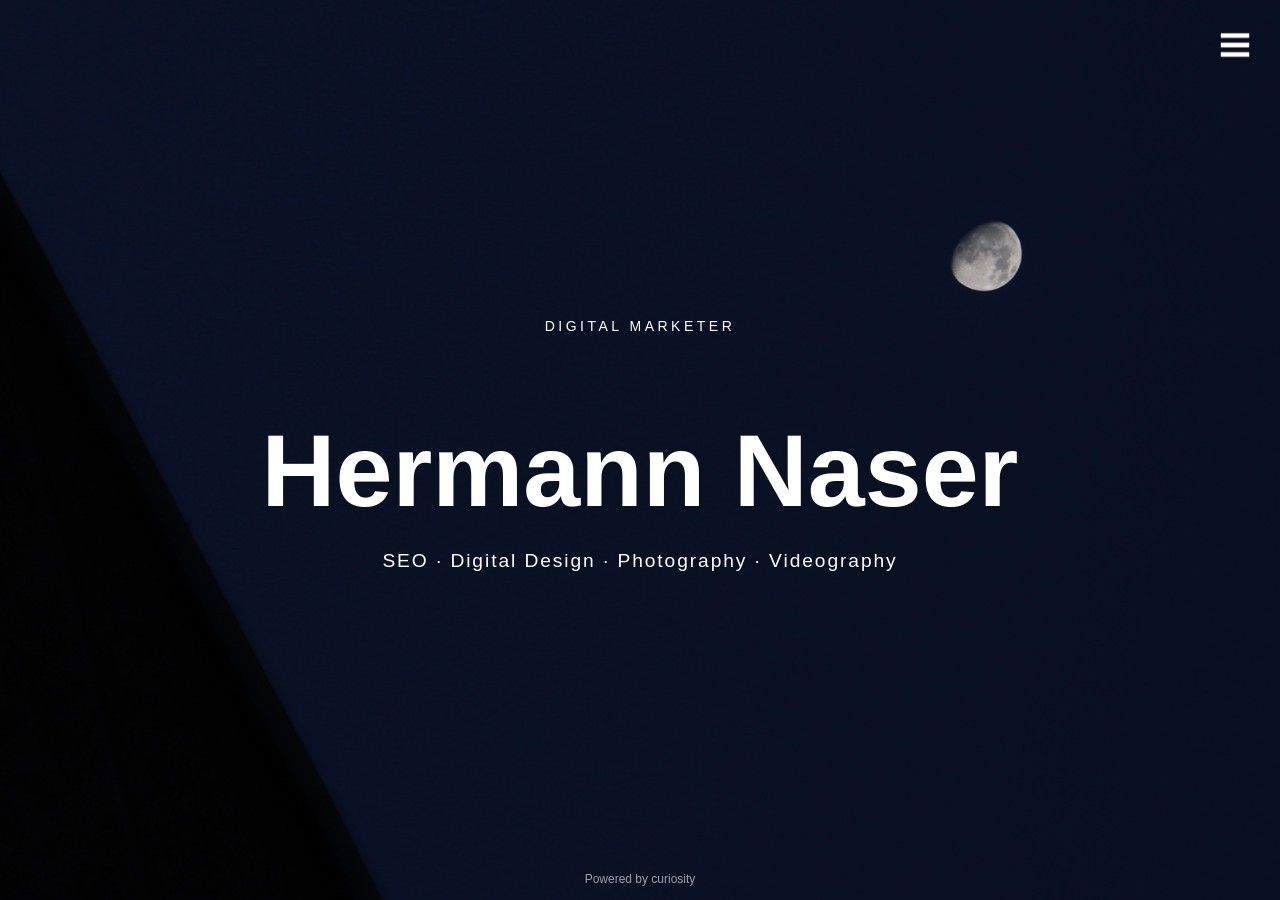
<file: index.html>
<!DOCTYPE html>
<html lang="en">

<head>
    <meta charset="UTF-8">

    <!-- Responsive -->
    <meta name="viewport" content="width=device-width, initial-scale=1.0">

    <title>Hermann Naser | Digital Marketer</title>

    <!-- SEO -->
    <meta
        name="description"
        content="Portfolio of Hermann Naser, a digital marketer specializing in SEO, digital design, photography, videography, and SEO-focused content."
    >

    <meta
        name="keywords"
        content="digital marketer, digital marketing, SEO, SEO specialist, SEO content, digital design, photography, videography, portfolio"
    >

    <meta name="author" content="Hermann Naser">

    <meta name="robots" content="index, follow">
    <meta name="googlebot" content="index, follow">

    <!-- Canonical URL -->
    <link
        rel="canonical"
        href="https://hermannnaser.github.io/portfolio/"
    >

    <!-- Open Graph -->
    <meta property="og:type" content="website">

    <meta
        property="og:title"
        content="Hermann Naser | Digital Marketer & creator Portfolio"
    >

    <meta
        property="og:description"
        content="Explore my work in digital marketing, SEO, digital design, photography, videography, and SEO-focused content."
    >

    <meta
        property="og:image"
        content="https://hermannnaser.github.io/portfolio/images/og-image.webp"
    >

    <meta
        property="og:url"
        content="https://hermannnaser.github.io/portfolio/"
    >

    <meta property="og:site_name" content="Hermann Naser Portfolio">

    <!-- Favicon -->
    <link
        rel="icon"
        href="favicon.ico"
        type="image/x-icon"
    >

    <!-- CSS -->
    <link
        rel="stylesheet"
        href="themes/default/css/style.css"
    >
</head>


<body>

    <!-- HEADER / NAVIGATION -->

    <header class="site-header">

        <nav
            class="main-navigation"
            aria-label="Main Navigation"
        >

            <!-- Main Menu Toggle -->
            <input
                type="checkbox"
                id="menu-toggle"
                class="menu-toggle"
                aria-label="Open navigation menu"
            >

            <!-- Menu Button -->
            <label
                for="menu-toggle"
                class="menu-button"
            >

                <!-- Normal Icon -->
                <img
                    src="themes/default/images/menu.png"
                    alt="Open navigation menu"
                    class="menu-icon menu-icon-normal"
                >

                <!-- Hover Icon -->
                <img
                    src="themes/default/images/menu-hover.png"
                    alt=""
                    class="menu-icon menu-icon-hover"
                    aria-hidden="true"
                >

            </label>


            <!-- Navigation Menu -->
            <div class="menu-overlay"></div>
            <div class="navigation-menu">

                <ul>

                    <!-- Home -->
                    <li>
                        <a href="index.html">
                            Home
                        </a>
                    </li>


                    <!-- About -->
                    <li>
                        <a href="about/index.html">
                            About
                        </a>
                    </li>


                    <!-- Works -->
                    <li class="has-submenu">

                        <!-- Works Toggle -->
                        <input
                            type="checkbox"
                            id="works-toggle"
                            class="works-toggle"
                        >

                        <label
                            for="works-toggle"
                            class="works-label"
                        >
                            Works
                        </label>


                        <!-- Works Submenu -->
                        <ul class="submenu">

                            <li>
                                <a href="works/articles/index.html">
                                    Articles
                                </a>
                            </li>

                            <li>
                                <a href="works/designs/index.html">
                                    Designs
                                </a>
                            </li>

                            <li>
                                <a href="works/photos/index.html">
                                    Photos
                                </a>
                            </li>

                            <li>
                                <a href="works/videos/index.html">
                                    Videos
                                </a>
                            </li>

                        </ul>

                    </li>


                    <!-- Contact -->
                    <li>
                        <a href="contact/index.html">
                            Contact
                        </a>
                    </li>

                </ul>

            </div>

        </nav>

    </header>


    <!-- MAIN CONTENT -->

    <main>

        <section
            class="hero"
            aria-label="Introduction"
        >

            <div class="hero-content">

                <p class="hero-label">
                    Digital Marketer
                </p>

                <h1>
                    Hermann Naser
                </h1>

                <p class="hero-description">
                    SEO · Digital Design · Photography · Videography
                </p>

            </div>

        </section>

    </main>


    <!-- FOOTER -->

    <footer class="site-footer">

        <p>
            Powered by curiosity
        </p>

    </footer>

</body>

</html>
</file>
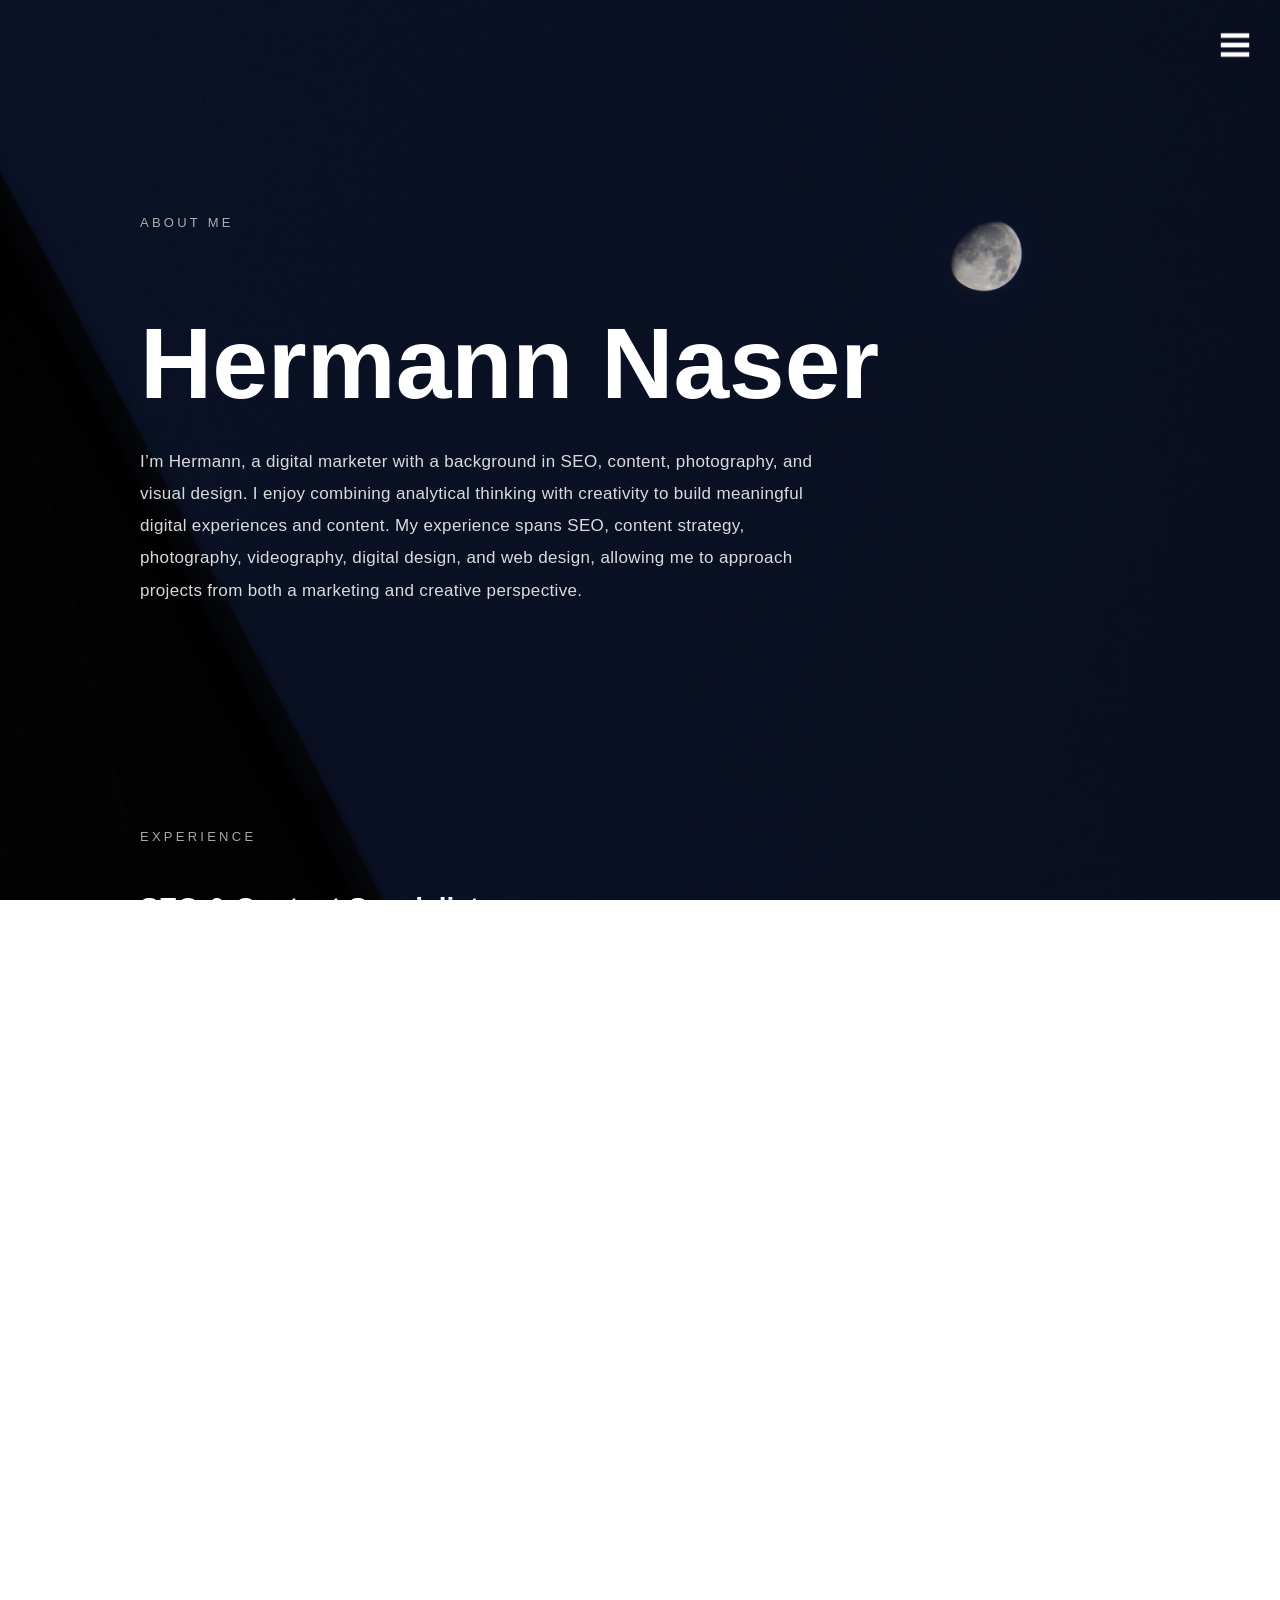
<file: about/index.html>
<!DOCTYPE html>
<html lang="en">

<head>

    <meta charset="UTF-8">

    <!-- Responsive -->
    <meta
        name="viewport"
        content="width=device-width, initial-scale=1.0"
    >

    <title>About</title>

    <!-- SEO -->
    <meta
        name="description"
        content="About Hermann Naser, a digital marketer specializing in SEO, photography, videography, digital design, content, and web design."
    >

    <meta
        name="keywords"
        content="Hermann Naser, digital marketer, SEO specialist, photographer, videographer, content specialist, web design, WordPress"
    >

    <meta
        name="author"
        content="Hermann Naser"
    >

    <meta
        name="robots"
        content="index, follow"
    >

    <meta
        name="googlebot"
        content="index, follow"
    >

    <!-- Canonical URL -->
    <link
        rel="canonical"
        href="https://hermannnaser.github.io/portfolio/about/"
    >

    <!-- Open Graph -->
    <meta
        property="og:type"
        content="website"
    >

    <meta
        property="og:title"
        content="About | Hermann Naser"
    >

    <meta
        property="og:description"
        content="Learn more about Hermann Naser, his experience, skills, and education in digital marketing and creative fields."
    >

    <meta
        property="og:image"
        content="https://hermannnaser.github.io/portfolio/images/og-image.webp"
    >

    <meta
        property="og:url"
        content="https://hermannnaser.github.io/portfolio/about/"
    >

    <meta
        property="og:site_name"
        content="Hermann Naser Portfolio"
    >

    <!-- Favicon -->
    <link
        rel="icon"
        href="../favicon.ico"
        type="image/x-icon"
    >

    <!-- Main CSS -->
    <link
        rel="stylesheet"
        href="../themes/default/css/style.css"
    >

    <!-- About CSS -->
    <link
        rel="stylesheet"
        href="../themes/default/css/about.css"
    >

</head>


<body>


<!-- =========================================
     HEADER / NAVIGATION
     ========================================= -->

<header class="site-header">

    <nav
        class="main-navigation"
        aria-label="Main Navigation"
    >

        <!-- Main Menu Toggle -->
        <input
            type="checkbox"
            id="menu-toggle"
            class="menu-toggle"
            aria-label="Open navigation menu"
        >


        <!-- Menu Button -->
        <label
            for="menu-toggle"
            class="menu-button"
        >

            <!-- Normal Icon -->
            <img
                src="../themes/default/images/menu.png"
                alt="Open navigation menu"
                class="menu-icon menu-icon-normal"
            >

            <!-- Hover Icon -->
            <img
                src="../themes/default/images/menu-hover.png"
                alt=""
                class="menu-icon menu-icon-hover"
                aria-hidden="true"
            >

        </label>


        <!-- Navigation Menu -->
        <div class="menu-overlay"></div>

        <div class="navigation-menu">

            <ul>

                <!-- Home -->
                <li>
                    <a href="../index.html">
                        Home
                    </a>
                </li>


                <!-- About -->
                <li>
                    <a href="index.html">
                        About
                    </a>
                </li>


                <!-- Works -->
                <li class="has-submenu">

                    <!-- Works Toggle -->
                    <input
                        type="checkbox"
                        id="works-toggle"
                        class="works-toggle"
                    >

                    <label
                        for="works-toggle"
                        class="works-label"
                    >
                        Works
                    </label>


                    <!-- Works Submenu -->
                    <ul class="submenu">

                        <li>
                            <a href="../works/articles/index.html">
                                Articles
                            </a>
                        </li>

                        <li>
                            <a href="../works/designs/index.html">
                                Designs
                            </a>
                        </li>

                        <li>
                            <a href="../works/photos/index.html">
                                Photos
                            </a>
                        </li>

                        <li>
                            <a href="../works/videos/index.html">
                                Videos
                            </a>
                        </li>

                    </ul>

                </li>


                <!-- Contact -->
                <li>
                    <a href="../contact/index.html">
                        Contact
                    </a>
                </li>

            </ul>

        </div>

    </nav>

</header>



<!-- =========================================
     MAIN CONTENT
     ========================================= -->

<main class="about-page">


    <!-- =====================================
         ABOUT INTRO
         ===================================== -->

    <section class="about-intro">

        <div class="about-container">

            <p class="section-label">
                About Me
            </p>

            <h1>
                Hermann Naser
            </h1>

            <p class="about-description">

                I’m Hermann, a digital marketer with a background in SEO, content, photography, and visual design. I enjoy combining analytical thinking with creativity to build meaningful digital experiences and content. My experience spans SEO, content strategy, photography, videography, digital design, and web design, allowing me to approach projects from both a marketing and creative perspective.

            </p>

        </div>

    </section>



    <!-- =====================================
         EXPERIENCE
         ===================================== -->

    <section class="about-section">

        <div class="about-container">

            <p class="section-label">
                Experience
            </p>


            <div class="experience-list">


                <!-- Experience 01 -->

                <article class="experience-item">

                    <h2>
                        SEO &amp; Content Specialist
                    </h2>

                    <p class="experience-company">
                        Leylan Towyek
                    </p>

                    <p class="experience-date">
                        Oct 2024 – Jun 2025
                    </p>

                </article>


                <!-- Experience 02 -->

                <article class="experience-item">

                    <h2>
                        SEO &amp; Content Specialist
                    </h2>

                    <p class="experience-company">
    <a
        href="https://endmood.com/"
        target="_blank"
        rel="noopener noreferrer"
    >
        ENDMOOD
    </a>
</p>

                    <p class="experience-date">
                        May 2024 – Jan 2025
                    </p>

                </article>


                <!-- Experience 03 -->

                <article class="experience-item">

                    <h2>
                        Content Specialist
                    </h2>

                    <p class="experience-company">
    <a
        href="https://negareshschools.ir/"
        target="_blank"
        rel="noopener noreferrer"
    >
        Negaresh Schools
    </a>
</p>

                    <p class="experience-date">
                        Jan 2023 – Sep 2023
                    </p>

                </article>


                <!-- Experience 05 -->

                <article class="experience-item">

                    <h2>
                        Photographer
                    </h2>

                    <p class="experience-date">
                        May 2021 – May 2023
                    </p>

                    <p class="experience-note">
                        Freelance
                    </p>

                </article>
                <!-- Experience 06 -->

<article class="experience-item">

    <h2>
        Website Designer &amp; Chatbot Developer
    </h2>

    <p class="experience-company">
        <a
            href="https://shamis.gallery/neda-naser/"
            target="_blank"
            rel="noopener noreferrer"
        >
            Shamis Gallery
        </a>
    </p>

    <p class="experience-date">
        Sep 2026 – Present
    </p>

    <p class="experience-note">
        Currently working on website design and chatbot development
        for Open State — Installation Performance at Shamis Gallery.
    </p>

</article>


            </div>

        </div>

    </section>



    <!-- =====================================
         SKILLS
         ===================================== -->

    <section class="about-section">

        <div class="about-container">

            <p class="section-label">
                Skills
            </p>


            <div class="skills-list">


                <!-- SEO -->

                <div class="skill-item">

                    <div class="skill-header">

                        <span class="skill-name">
                            SEO
                        </span>

                        <span class="skill-level">
                            Advanced
                        </span>

                    </div>

                    <div class="skill-bar">
                        <span
                            class="skill-progress advanced"
                        ></span>
                    </div>

                </div>


                <!-- Photography -->

                <div class="skill-item">

                    <div class="skill-header">

                        <span class="skill-name">
                            Photography
                        </span>

                        <span class="skill-level">
                            Advanced
                        </span>

                    </div>

                    <div class="skill-bar">
                        <span
                            class="skill-progress advanced"
                        ></span>
                    </div>

                </div>


                <!-- Videography -->

                <div class="skill-item">

                    <div class="skill-header">

                        <span class="skill-name">
                            Videography
                        </span>

                        <span class="skill-level">
                            Intermediate
                        </span>

                    </div>

                    <div class="skill-bar">
                        <span
                            class="skill-progress intermediate"
                        ></span>
                    </div>

                </div>


                <!-- Digital Design -->

                <div class="skill-item">

                    <div class="skill-header">

                        <span class="skill-name">
                            Digital Design
                        </span>

                        <span class="skill-level">
                            Beginner
                        </span>

                    </div>

                    <div class="skill-bar">
                        <span
                            class="skill-progress beginner"
                        ></span>
                    </div>

                </div>


                <!-- Google Analytics -->

                <div class="skill-item">

                    <div class="skill-header">

                        <span class="skill-name">
                            Google Analytics
                        </span>

                        <span class="skill-level">
                            Intermediate
                        </span>

                    </div>

                    <div class="skill-bar">
                        <span
                            class="skill-progress intermediate"
                        ></span>
                    </div>

                </div>


                <!-- Google Search Console -->

                <div class="skill-item">

                    <div class="skill-header">

                        <span class="skill-name">
                            Google Search Console
                        </span>

                        <span class="skill-level">
                            Intermediate
                        </span>

                    </div>

                    <div class="skill-bar">
                        <span
                            class="skill-progress intermediate"
                        ></span>
                    </div>

                </div>


                <!-- HTML & CSS -->

                <div class="skill-item">

                    <div class="skill-header">

                        <span class="skill-name">
                            HTML &amp; CSS
                        </span>

                        <span class="skill-level">
                            Advanced
                        </span>

                    </div>

                    <div class="skill-bar">
                        <span
                            class="skill-progress advanced"
                        ></span>
                    </div>

                </div>


                <!-- Photoshop -->

                <div class="skill-item">

                    <div class="skill-header">

                        <span class="skill-name">
                            Adobe Photoshop
                        </span>

                        <span class="skill-level">
                            Advanced
                        </span>

                    </div>

                    <div class="skill-bar">
                        <span
                            class="skill-progress advanced"
                        ></span>
                    </div>

                </div>


                <!-- Premiere Pro -->

                <div class="skill-item">

                    <div class="skill-header">

                        <span class="skill-name">
                            Adobe Premiere Pro
                        </span>

                        <span class="skill-level">
                            Intermediate
                        </span>

                    </div>

                    <div class="skill-bar">
                        <span
                            class="skill-progress intermediate"
                        ></span>
                    </div>

                </div>


                <!-- After Effects -->

                <div class="skill-item">

                    <div class="skill-header">

                        <span class="skill-name">
                            Adobe After Effects
                        </span>

                        <span class="skill-level">
                            Beginner
                        </span>

                    </div>

                    <div class="skill-bar">
                        <span
                            class="skill-progress beginner"
                        ></span>
                    </div>

                </div>


                <!-- Illustrator -->

                <div class="skill-item">

                    <div class="skill-header">

                        <span class="skill-name">
                            Adobe Illustrator
                        </span>

                        <span class="skill-level">
                            Beginner
                        </span>

                    </div>

                    <div class="skill-bar">
                        <span
                            class="skill-progress beginner"
                        ></span>
                    </div>

                </div>


                <!-- Copywriting -->

                <div class="skill-item">

                    <div class="skill-header">

                        <span class="skill-name">
                            Copywriting
                        </span>

                        <span class="skill-level">
                            Intermediate
                        </span>

                    </div>

                    <div class="skill-bar">
                        <span
                            class="skill-progress intermediate"
                        ></span>
                    </div>

                </div>


                <!-- Web Design -->

                <div class="skill-item">

                    <div class="skill-header">

                        <span class="skill-name">
                            Web Design
                        </span>

                        <span class="skill-level">
                            Intermediate
                        </span>

                    </div>

                    <div class="skill-bar">
                        <span
                            class="skill-progress intermediate"
                        ></span>
                    </div>

                </div>


                <!-- WordPress -->

                <div class="skill-item">

                    <div class="skill-header">

                        <span class="skill-name">
                            WordPress
                        </span>

                        <span class="skill-level">
                            Advanced
                        </span>

                    </div>

                    <div class="skill-bar">
                        <span
                            class="skill-progress advanced"
                        ></span>
                    </div>

                </div>


            </div>

        </div>

    </section>



    <!-- =====================================
         LANGUAGES
         ===================================== -->

    <section class="about-section">

        <div class="about-container">

            <p class="section-label">
                Languages
            </p>


            <div class="skills-list">

                <div class="skill-item">

                    <div class="skill-header">

                        <span class="skill-name">
                            English
                        </span>

                        <span class="skill-level">
                            Advanced
                        </span>

                    </div>

                    <div class="skill-bar">

                        <span
                            class="skill-progress advanced"
                        ></span>

                    </div>

                </div>

            </div>

        </div>

    </section>



    <!-- =====================================
         EDUCATION
         ===================================== -->

    <section class="about-section">

        <div class="about-container">

            <p class="section-label">
                Education
            </p>


            <div class="education-list">


                <!-- Education 01 -->

                <article class="education-item">

                    <h2>
                        Digital Photography
                    </h2>

                    <p class="education-degree">
                        Diploma
                    </p>

                    <p class="education-school">
                        Zeinab Kobra Technical School
                    </p>

                    <p class="education-date">
                        2018 – 2021
                    </p>

                </article>


                <!-- Education 02 -->

                <article class="education-item">

                    <h2>
                        Cinema
                    </h2>

                    <p class="education-degree">
                        Associate Degree
                    </p>

                    <p class="education-school">
                        University of Applied Science and Technology, Unit 46
                    </p>

                    <p class="education-date">
                        2026 – Present
                    </p>

                </article>


            </div>

        </div>

    </section>



    <!-- =====================================
         COURSES
         ===================================== -->

    <section class="about-section">

        <div class="about-container">

            <p class="section-label">
                Courses
            </p>


            <div class="education-list">


                <!-- Course 01 -->

                <article class="education-item">

                    <h2>
                        HTML &amp; CSS
                    </h2>

                    <p class="education-school">
                        <a
                            href="https://mftplus.com/"
                            target="_blank"
                            rel="noopener noreferrer"
                            class="course-link"
                        >
                            mftplus.com
                        </a>
                    </p>

                    <p class="education-date">
                        3 months — 2025
                    </p>

                </article>


                <!-- Course 02 -->

                <article class="education-item">

                    <h2>
                        Web Design
                    </h2>

                    <p class="education-school">
                        <a
                            href="http://maktabkhadamat.com/"
                            target="_blank"
                            rel="noopener noreferrer"
                            class="course-link"
                        >
                            maktabkhadamat.com
                        </a>
                    </p>

                    <p class="education-date">
                        2 months — 2022
                    </p>

                </article>


                <!-- Course 03 -->

                <article class="education-item">

                    <h2>
                        Photography
                    </h2>

                    <p class="education-school">
                        <a
                            href="https://eduskill.ir/"
                            target="_blank"
                            rel="noopener noreferrer"
                            class="course-link"
                        >
                            eduskill.ir
                        </a>
                    </p>

                    <p class="education-date">
                        1 year — 2021
                    </p>

                </article>


            </div>

        </div>

    </section>


</main>



<!-- =========================================
     FOOTER
     ========================================= -->

<footer class="site-footer">

    <p>
        Powered by curiosity
    </p>

</footer>


</body>

</html>
</file>
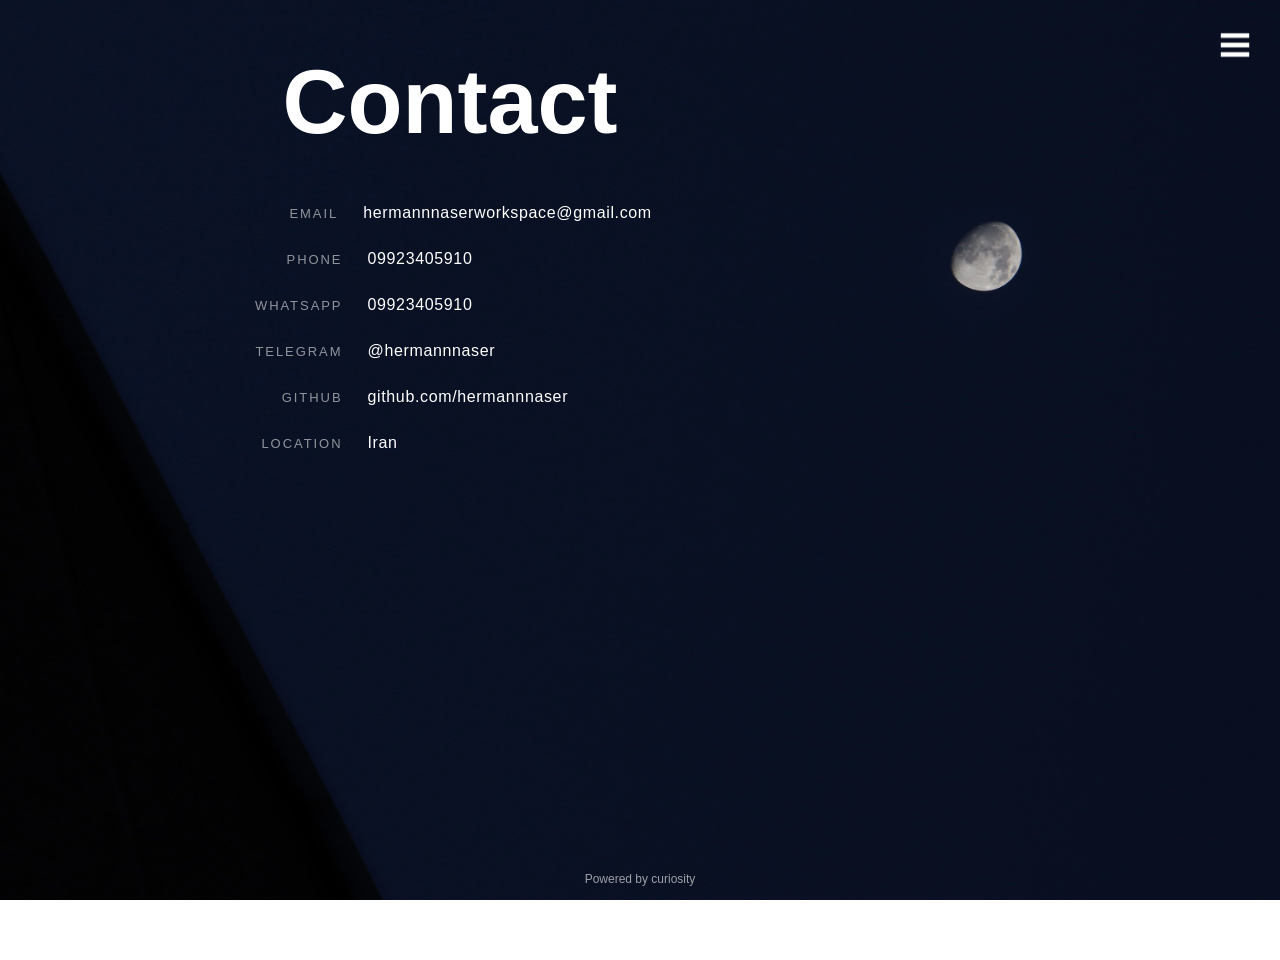
<file: contact/index.html>
<!DOCTYPE html>
<html lang="en">

<head>
    <meta charset="UTF-8">

    <!-- Responsive -->
    <meta name="viewport" content="width=device-width, initial-scale=1.0">

    <title>Contact</title>

    <!-- SEO -->
    <meta
        name="description"
        content="Portfolio of Hermann Naser, a digital marketer specializing in SEO, digital design, photography, videography, and SEO-focused content."
    >

    <meta
        name="keywords"
        content="digital marketer, digital marketing, SEO, SEO specialist, SEO content, digital design, photography, videography, portfolio"
    >

    <meta name="author" content="Hermann Naser">

    <meta name="robots" content="index, follow">
    <meta name="googlebot" content="index, follow">

    <!-- Canonical URL -->
    <link
        rel="canonical"
        href="https://hermannnaser.github.io/portfolio/"
    >

    <!-- Open Graph -->
    <meta property="og:type" content="website">

    <meta
        property="og:title"
        content="Hermann Naser | Digital Marketer & creator Portfolio"
    >

    <meta
        property="og:description"
        content="Explore my work in digital marketing, SEO, digital design, photography, videography, and SEO-focused content."
    >

    <meta
        property="og:image"
        content="https://hermannnaser.github.io/portfolio/images/og-image.webp"
    >

    <meta
        property="og:url"
        content="https://hermannnaser.github.io/portfolio/"
    >

    <meta property="og:site_name" content="Hermann Naser Portfolio">

    <!-- Favicon -->
    <link
        rel="icon"
        href="../favicon.ico"
        type="image/x-icon"
    >

    <!-- CSS -->
    <link
        rel="stylesheet"
        href="../themes/default/css/style.css"
    >
</head>


<body>

    <!-- HEADER / NAVIGATION -->

    <header class="site-header">

        <nav
            class="main-navigation"
            aria-label="Main Navigation"
        >

            <!-- Main Menu Toggle -->
            <input
                type="checkbox"
                id="menu-toggle"
                class="menu-toggle"
                aria-label="Open navigation menu"
            >

            <!-- Menu Button -->
            <label
                for="menu-toggle"
                class="menu-button"
            >

                <!-- Normal Icon -->
                <img
                    src="../themes/default/images/menu.png"
                    alt="Open navigation menu"
                    class="menu-icon menu-icon-normal"
                >

                <!-- Hover Icon -->
                <img
                    src="../themes/default/images/menu-hover.png"
                    alt=""
                    class="menu-icon menu-icon-hover"
                    aria-hidden="true"
                >

            </label>


            <!-- Navigation Menu -->
            <div class="menu-overlay"></div>
            <div class="navigation-menu">

                <ul>

                    <!-- Home -->
                    <li>
                        <a href="../index.html">
                            Home
                        </a>
                    </li>


                    <!-- About -->
                    <li>
                        <a href="../about/index.html">
                            About
                        </a>
                    </li>


                    <!-- Works -->
                    <li class="has-submenu">

                        <!-- Works Toggle -->
                        <input
                            type="checkbox"
                            id="works-toggle"
                            class="works-toggle"
                        >

                        <label
                            for="works-toggle"
                            class="works-label"
                        >
                            Works
                        </label>


                        <!-- Works Submenu -->
                        <ul class="submenu">

                            <li>
                                <a href="../works/articles/index.html">
                                    Articles
                                </a>
                            </li>

                            <li>
                                <a href="../works/designs/index.html">
                                    Designs
                                </a>
                            </li>

                            <li>
                                <a href="../works/photos/index.html">
                                    Photos
                                </a>
                            </li>

                            <li>
                                <a href="../works/videos/index.html">
                                    Videos
                                </a>
                            </li>

                        </ul>

                    </li>


                    <!-- Contact -->
                    <li>
                        <a href="index.html">
                            Contact
                        </a>
                    </li>

                </ul>

            </div>

        </nav>

    </header>


     <!-- =========================================
         CONTACT PAGE
         ========================================= -->

    <main class="contact-page">

        <div class="contact-content">

            <h1>Contact</h1>

            <p class="contact-intro">
                
            </p>


            <!-- Email -->

            <div class="contact-item">

                <span class="contact-label">
                    Email
                </span>

                <a
                    href="mailto:hermannnaserworkspace@gmail.com"
                    class="contact-link"
                >
                    hermannnaserworkspace@gmail.com
                </a>

            </div>


            <!-- Phone -->

            <div class="contact-item">

                <span class="contact-label">
                    Phone
                </span>

                <a
                    href="tel:+989923405910"
                    class="contact-link"
                >
                    09923405910
                </a>

            </div>


            <!-- WhatsApp -->

            <div class="contact-item">

                <span class="contact-label">
                    WhatsApp
                </span>

                <a
                    href="https://wa.me/989923405910"
                    target="_blank"
                    rel="noopener noreferrer"
                    class="contact-link"
                >
                    09923405910
                </a>

            </div>


            <!-- Telegram -->

            <div class="contact-item">

                <span class="contact-label">
                    Telegram
                </span>

                <a
                    href="https://t.me/hermannnaser"
                    target="_blank"
                    rel="noopener noreferrer"
                    class="contact-link"
                >
                    @hermannnaser
                </a>

            </div>


            <!-- GitHub -->

            <div class="contact-item">

                <span class="contact-label">
                    GitHub
                </span>

                <a
                    href="https://github.com/hermannnaser"
                    target="_blank"
                    rel="noopener noreferrer"
                    class="contact-link"
                >
                    github.com/hermannnaser
                </a>

            </div>


            <!-- Address -->

            <div class="contact-item">

                <span class="contact-label">
                    Location
                </span>

                <a
                    href="https://www.google.com/maps/search/?api=1&query=Iran"
                    target="_blank"
                    rel="noopener noreferrer"
                    class="contact-link"
                >
                    Iran
                </a>

            </div>

        </div>

    </main>


    <!-- FOOTER -->

    <footer class="site-footer">

        <p>
            Powered by curiosity
        </p>

    </footer>

</body>

</html>
</file>
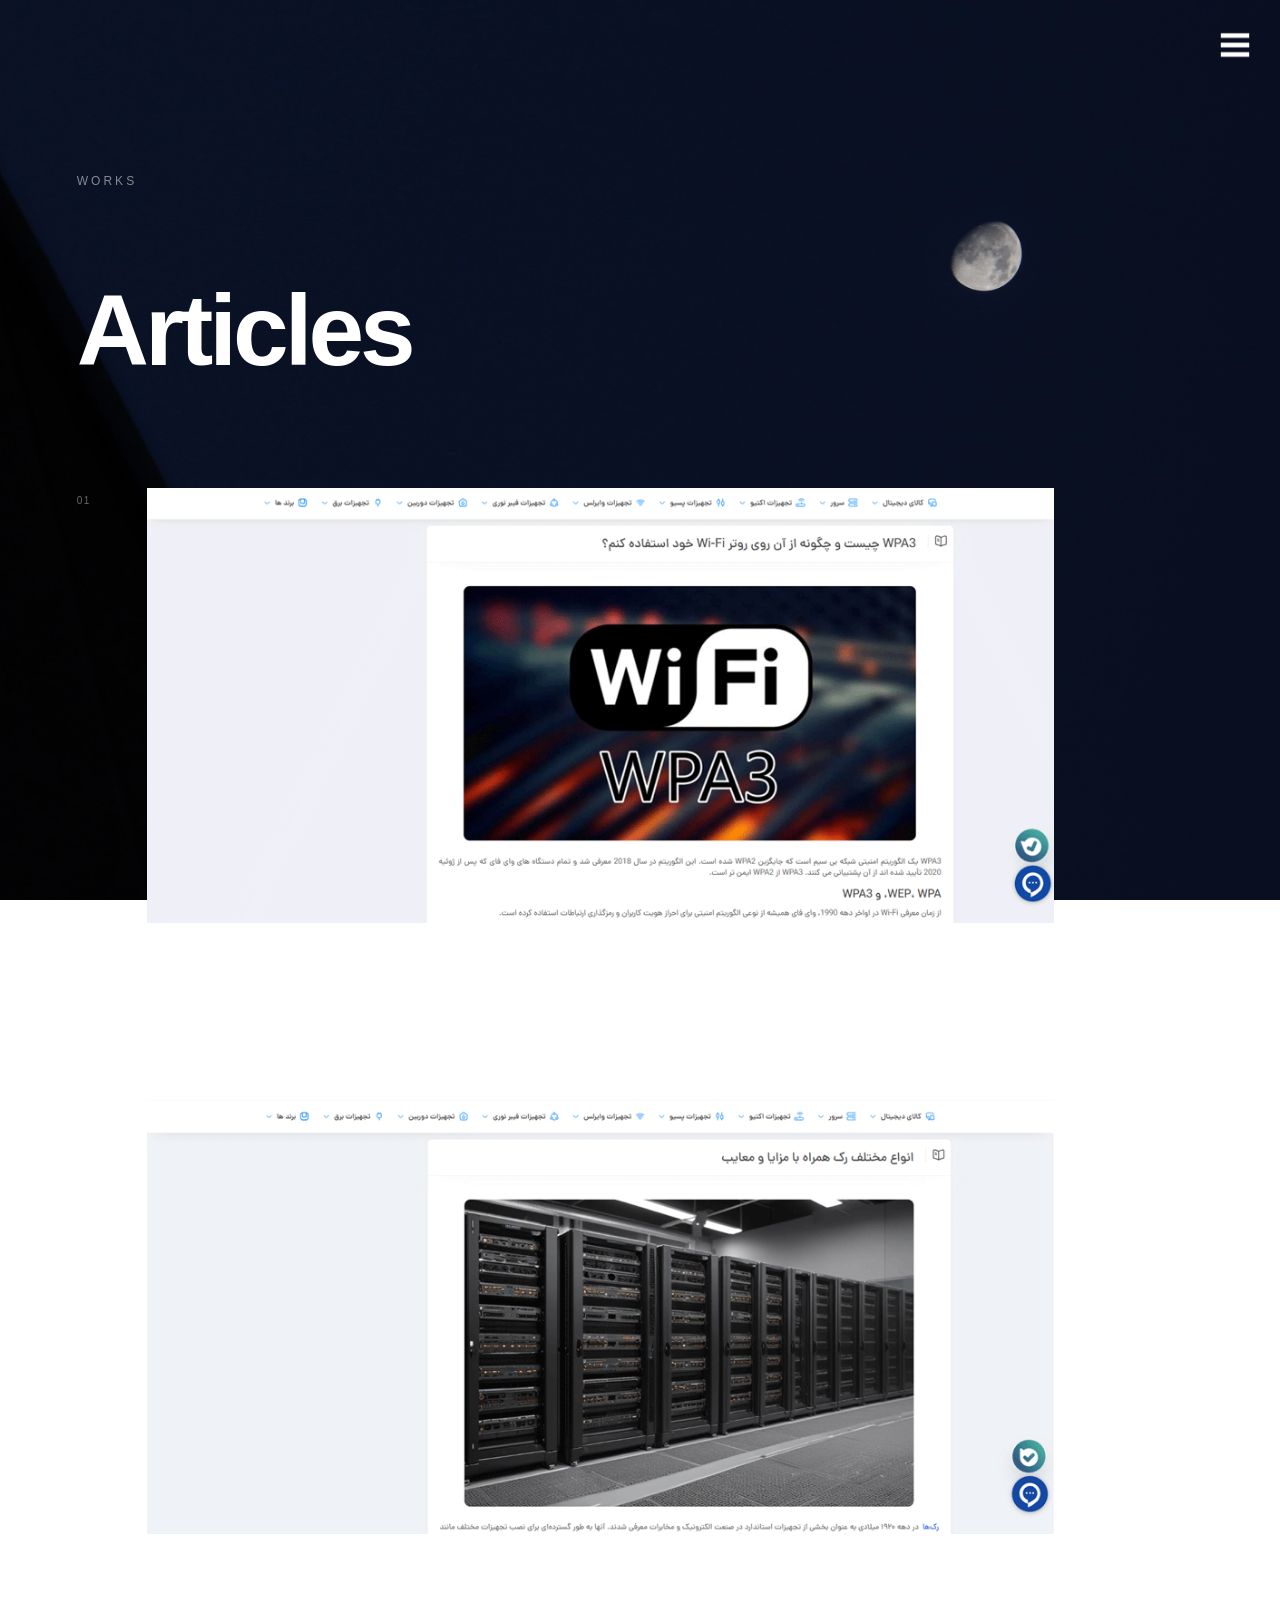
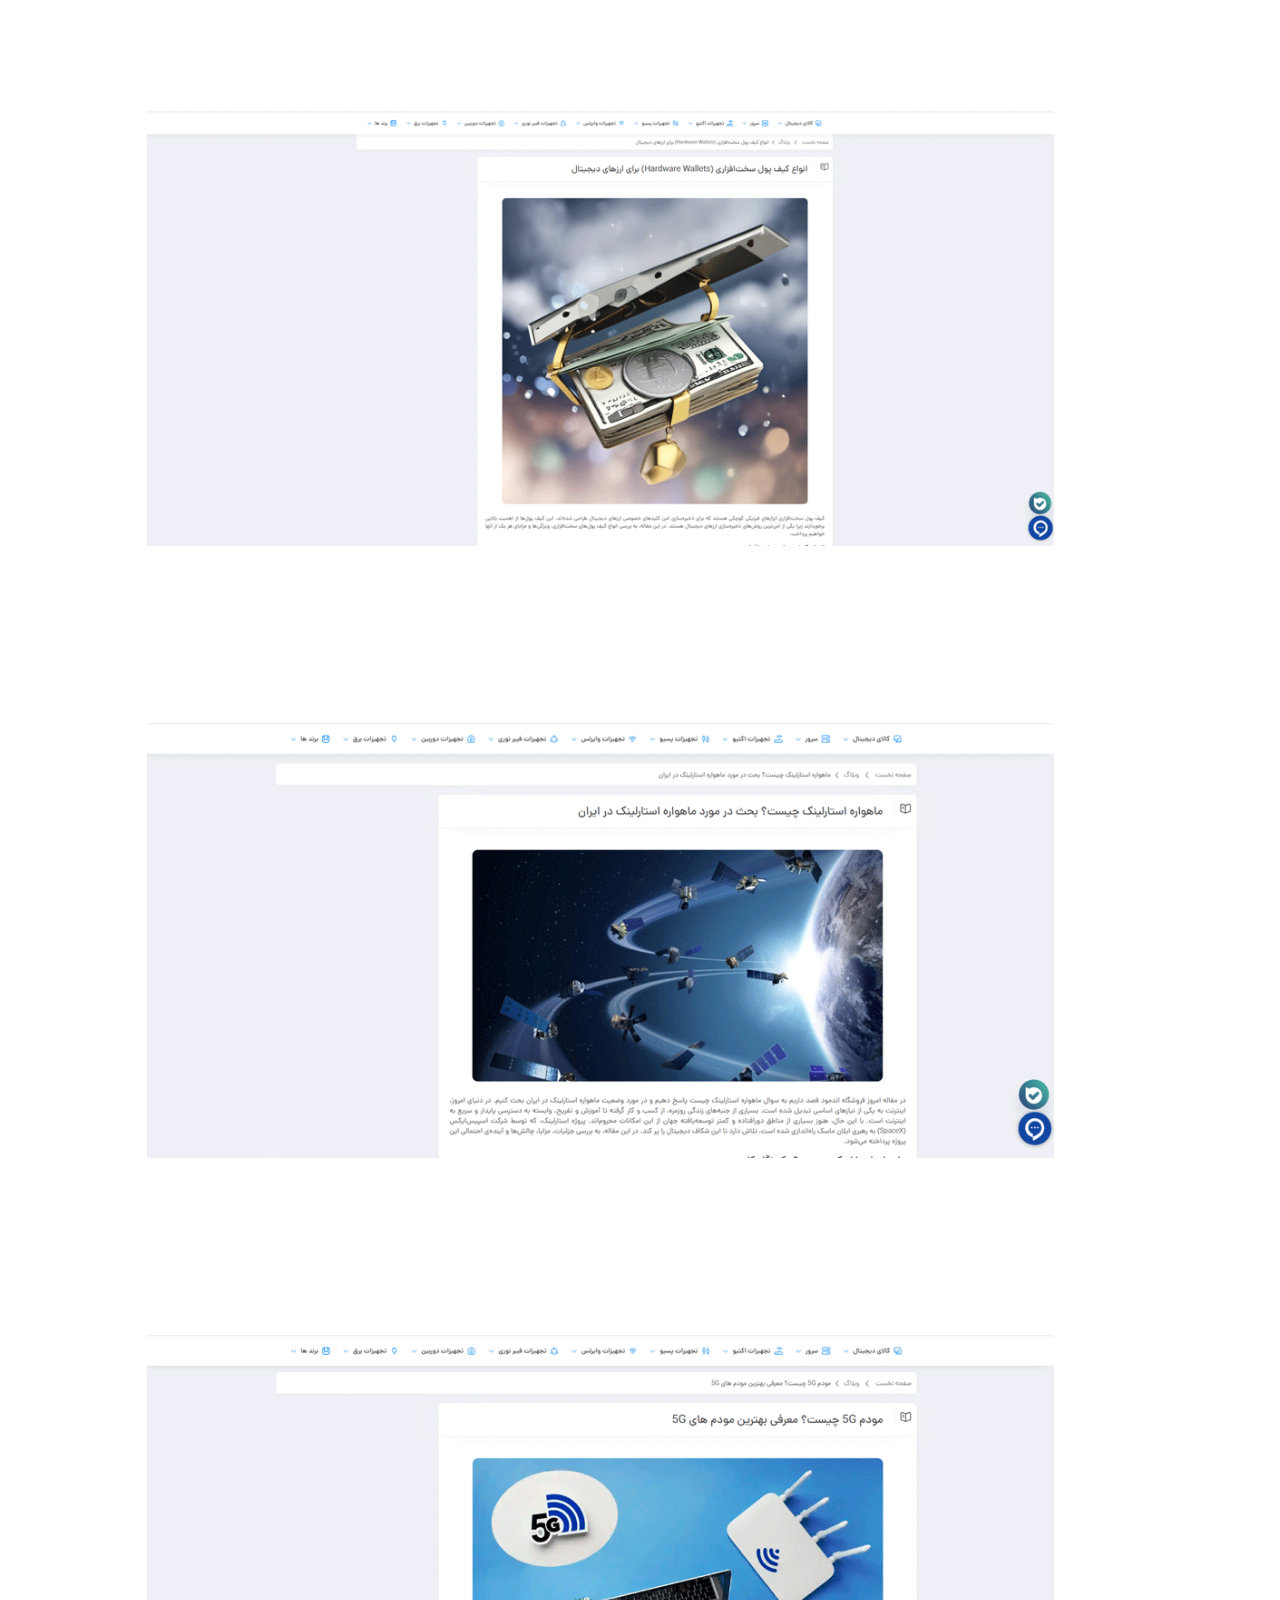
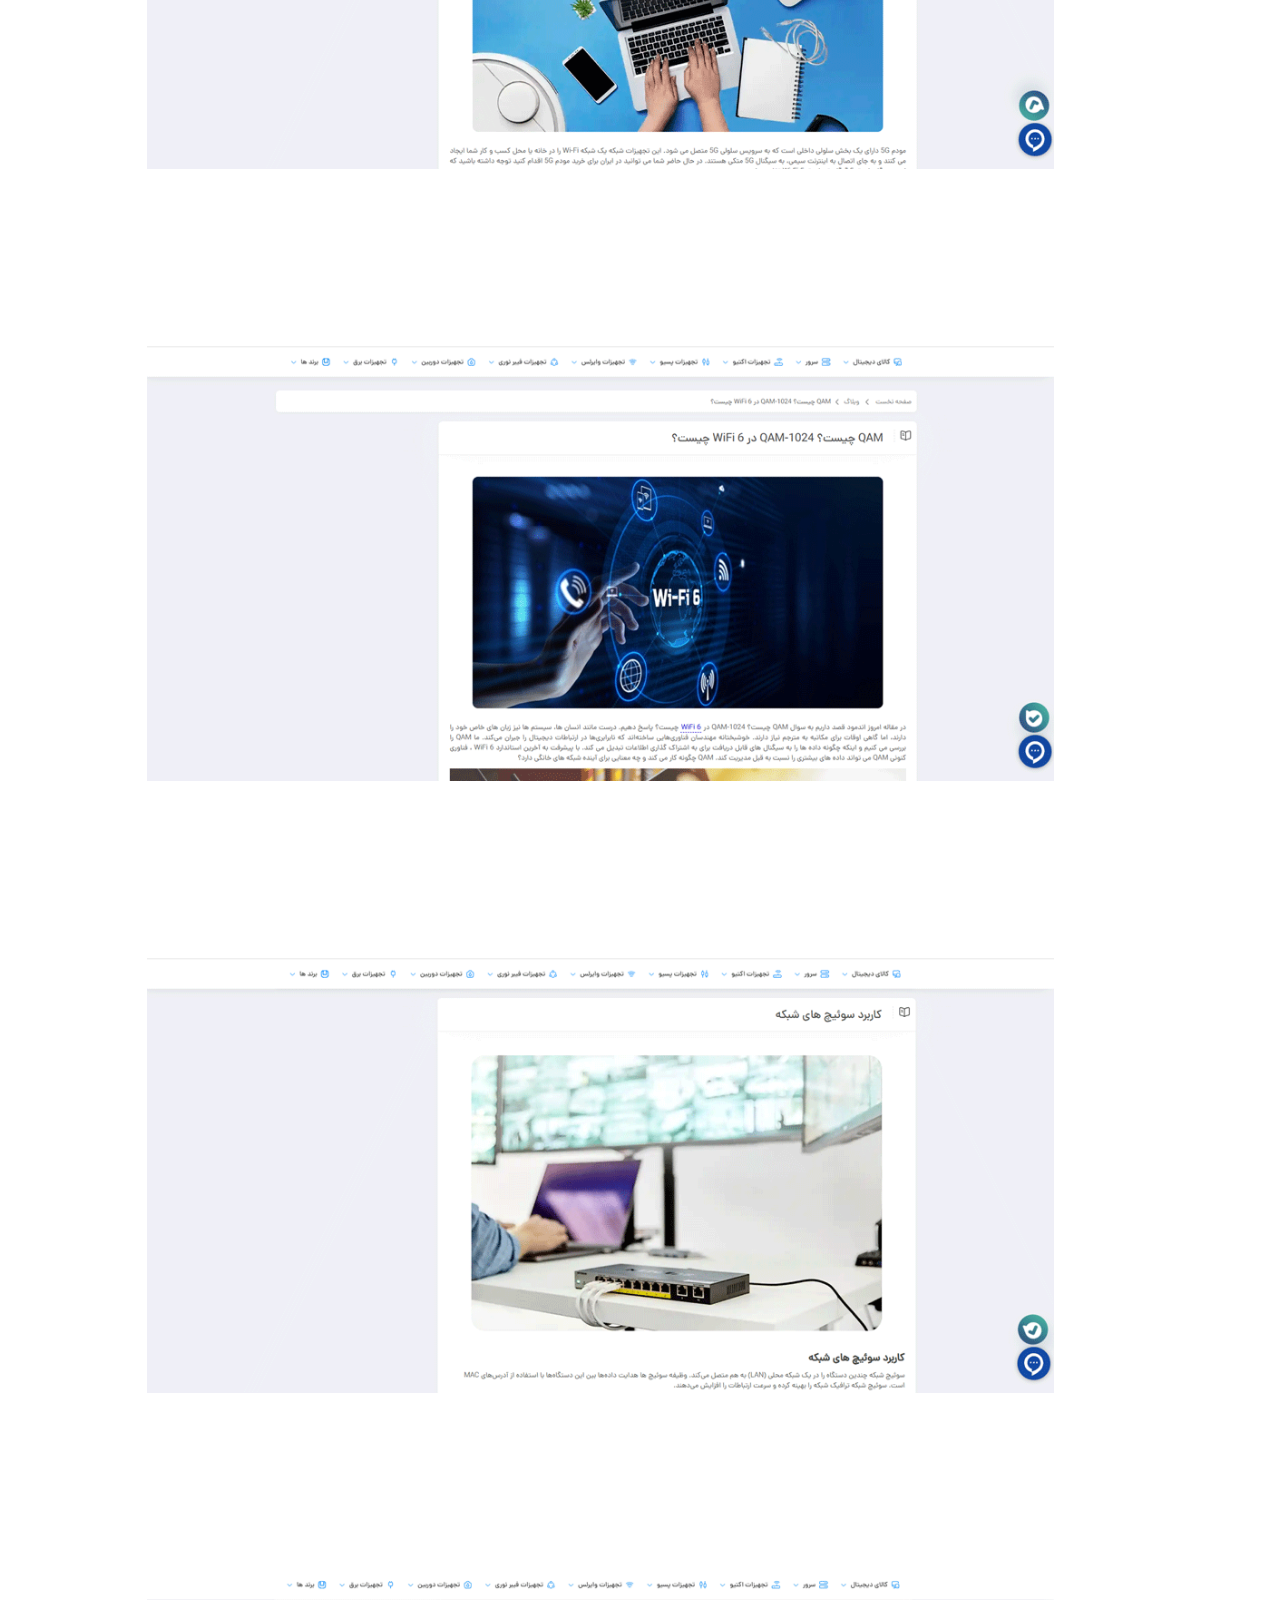
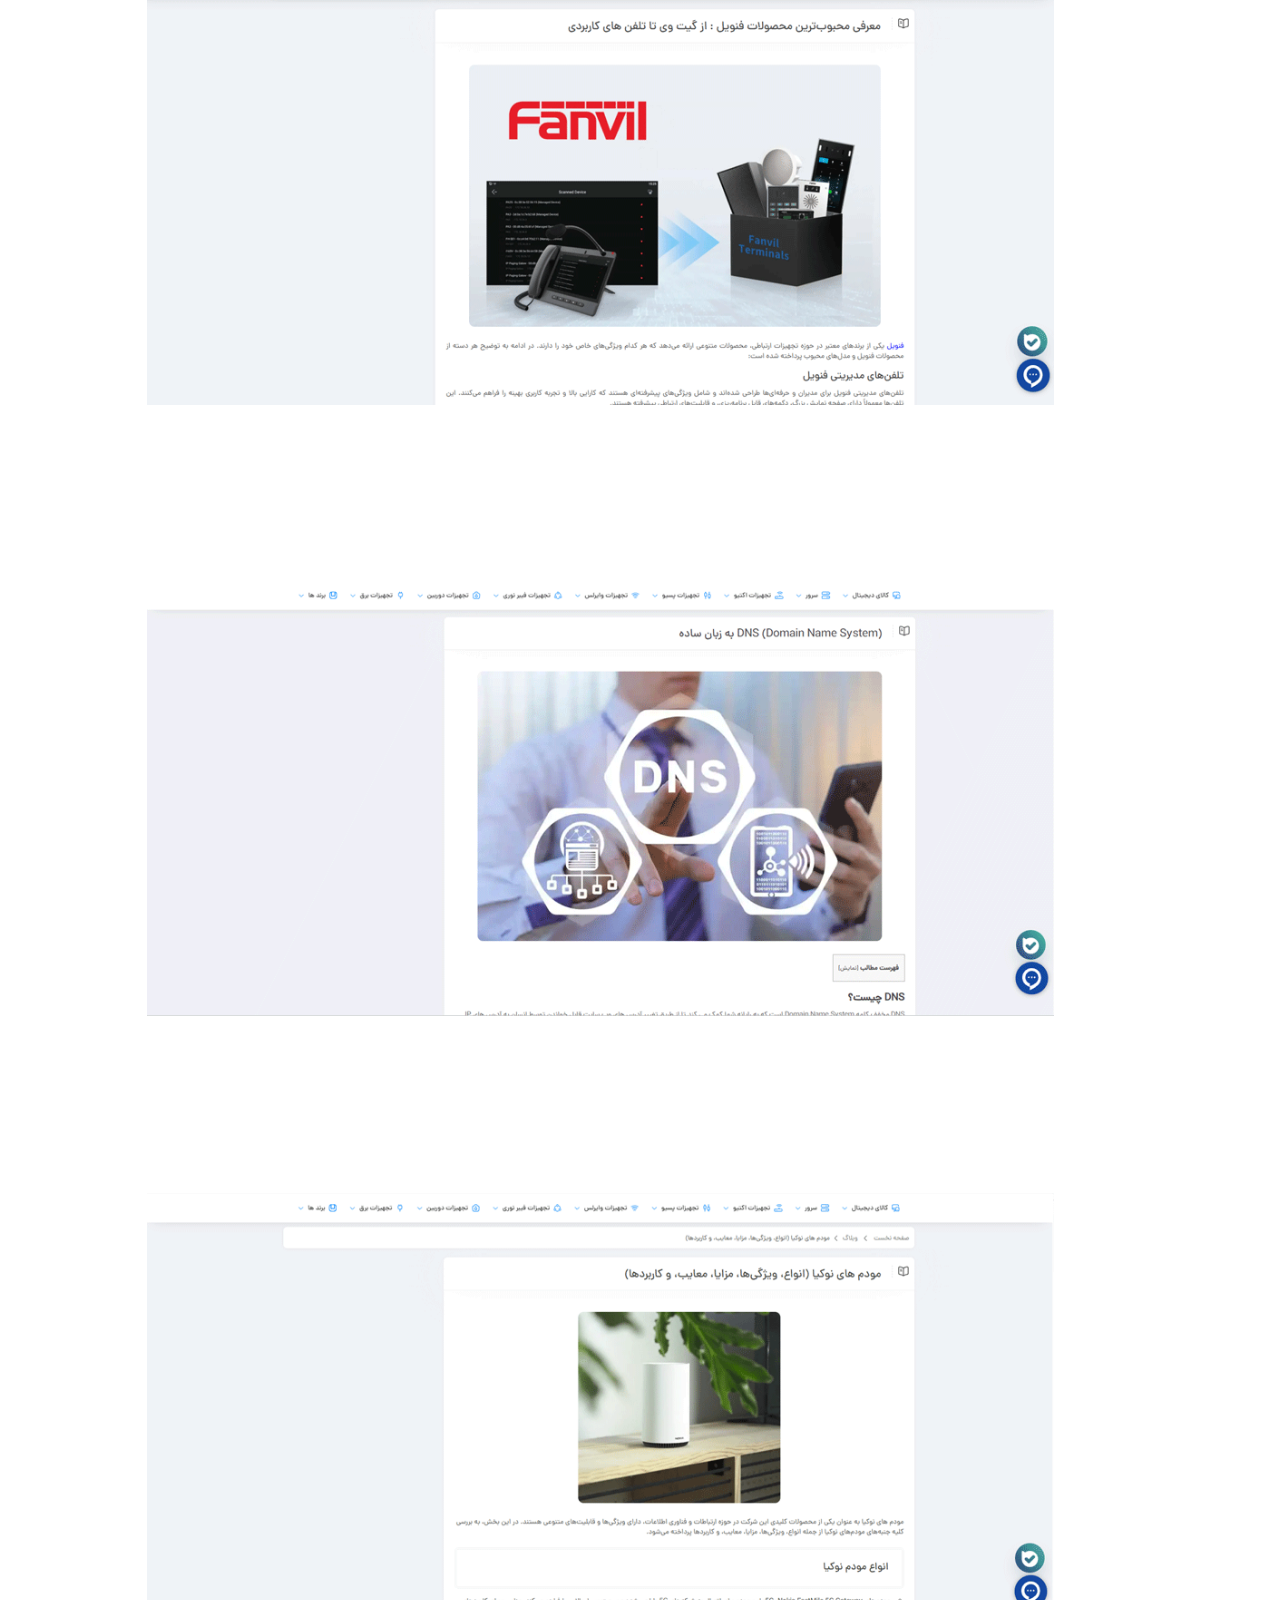
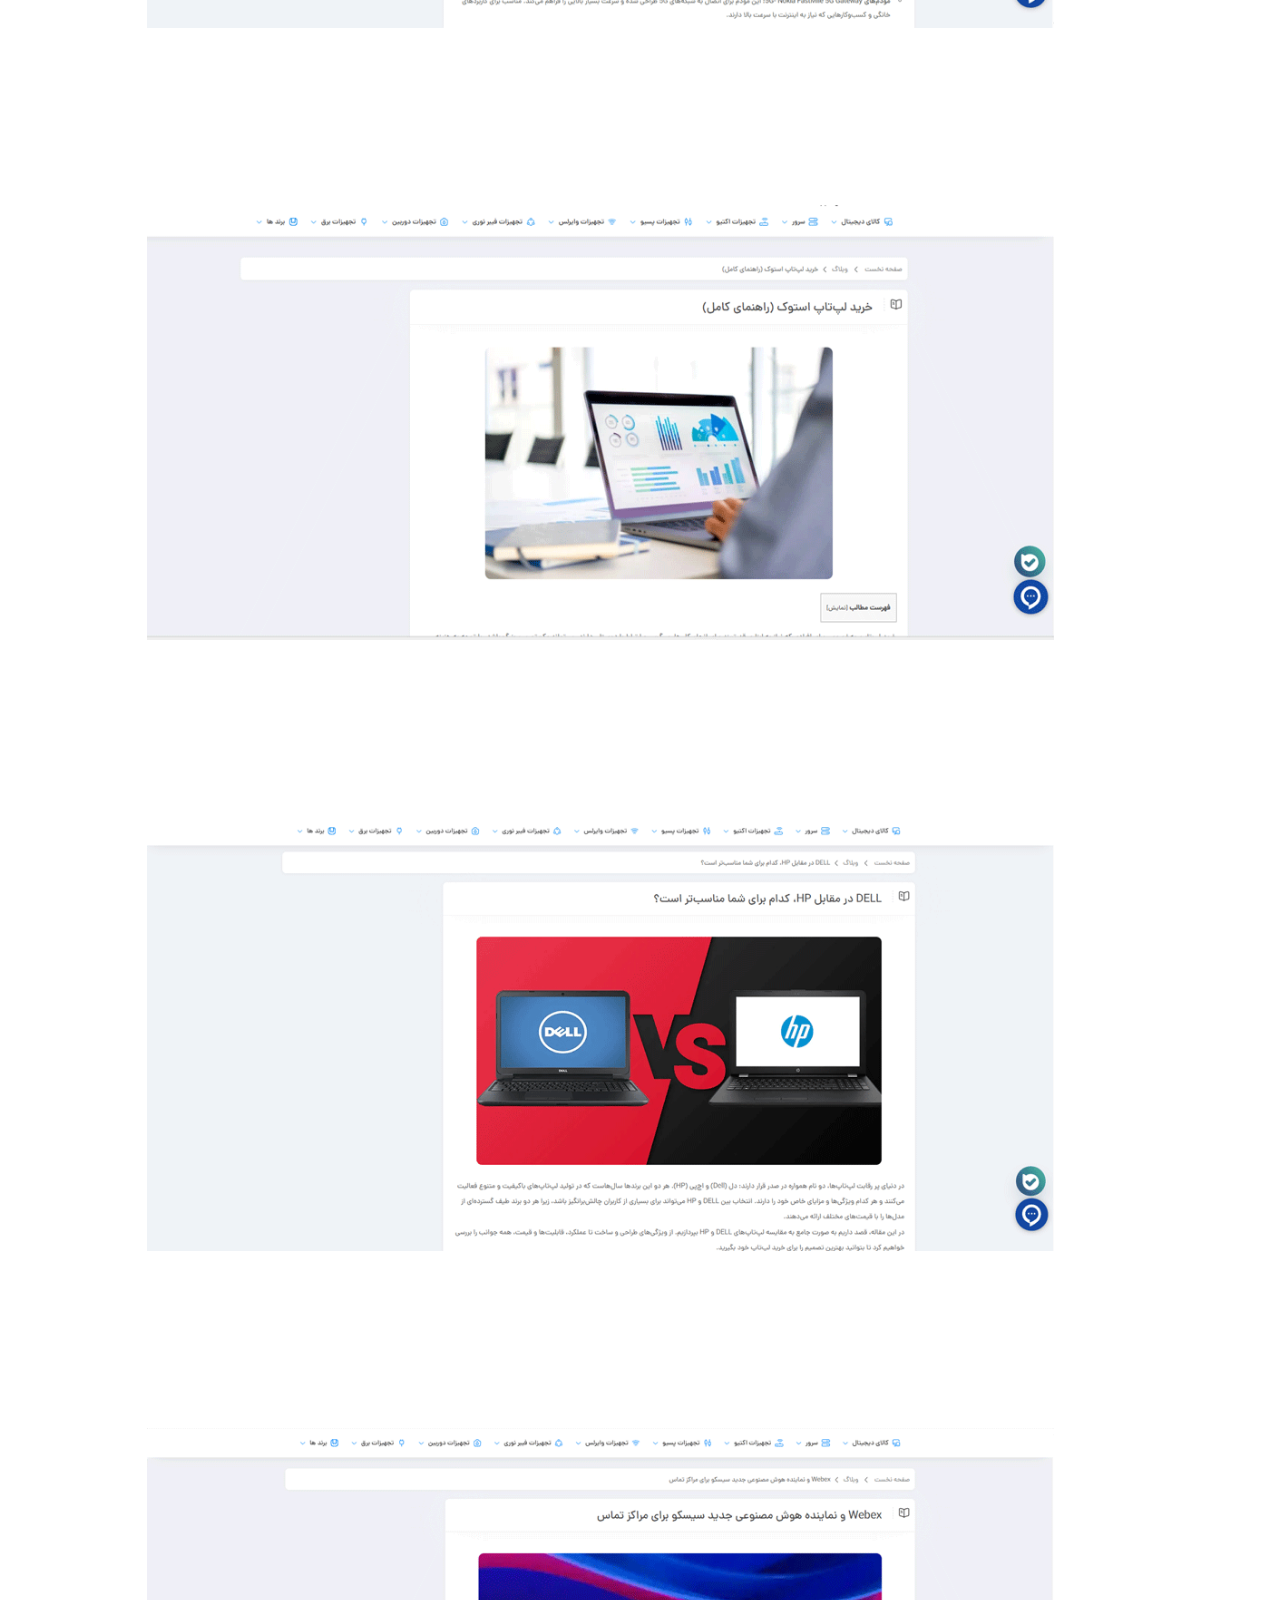
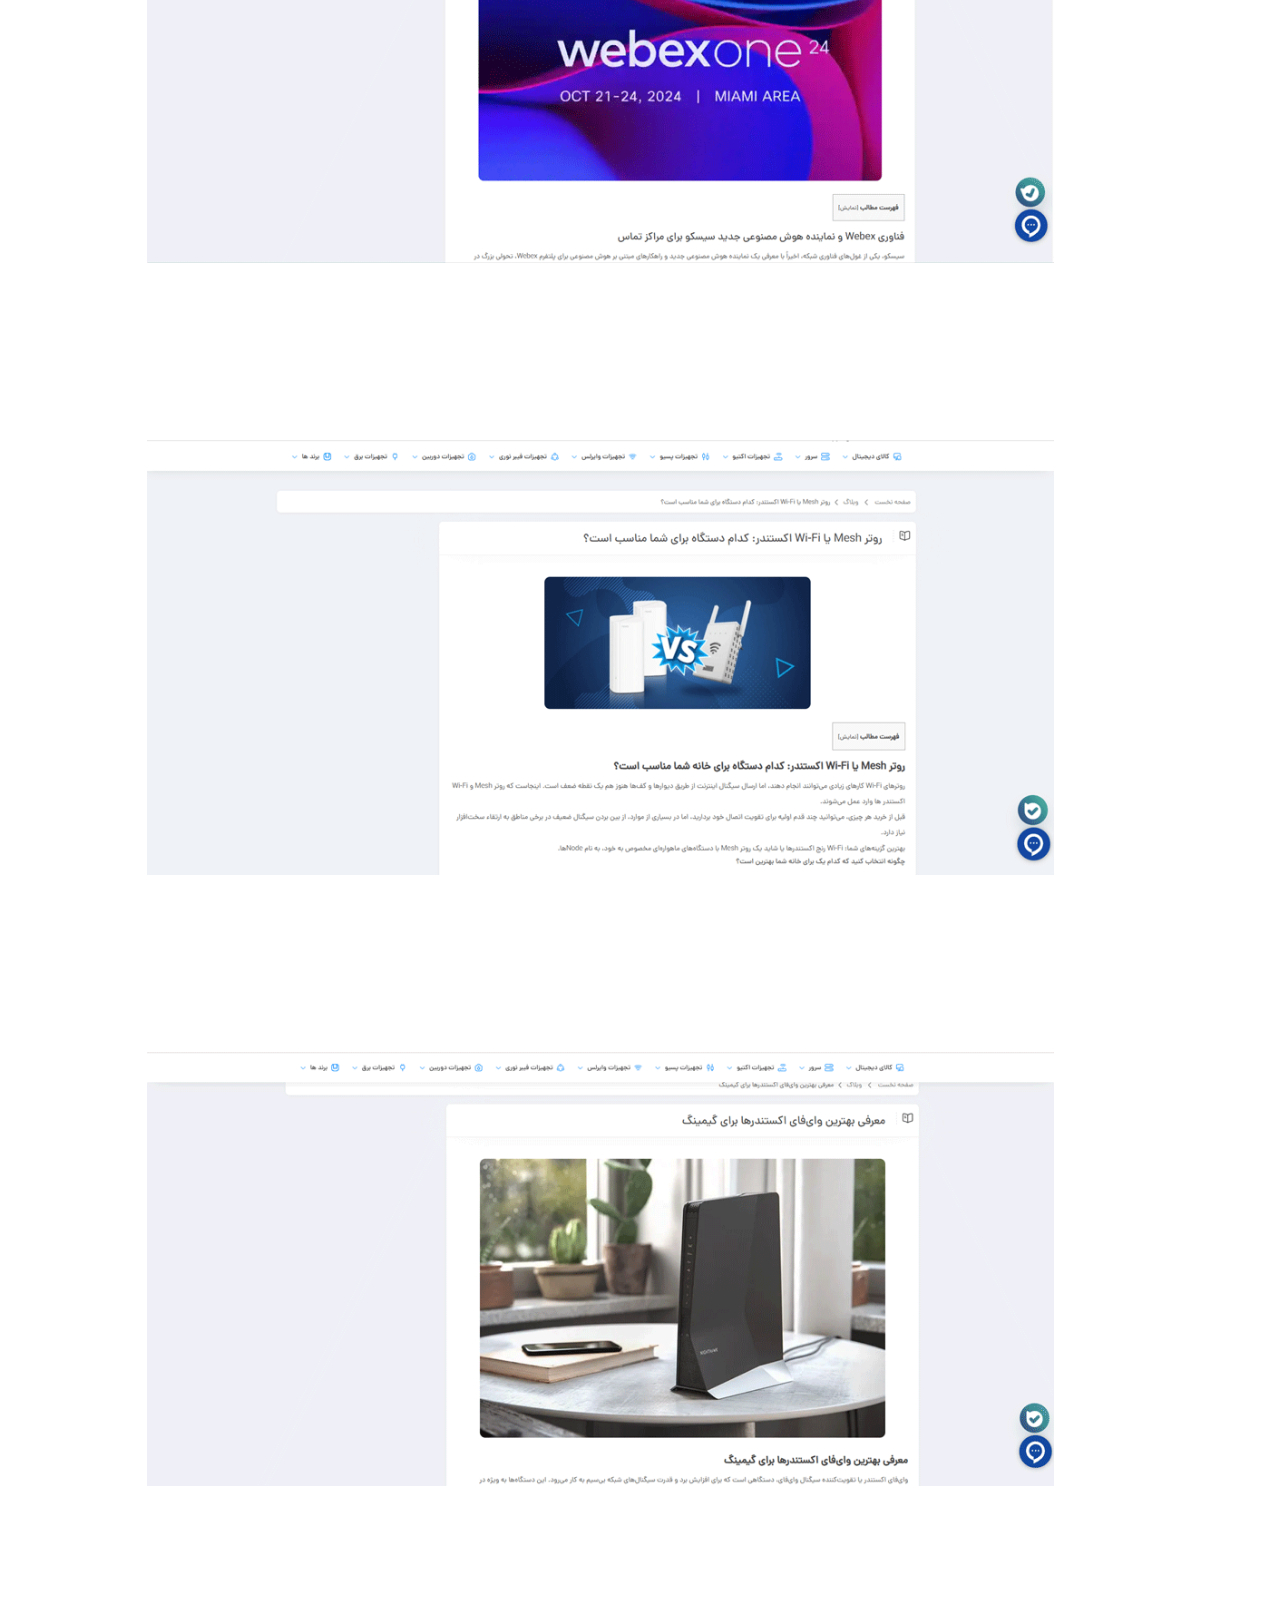
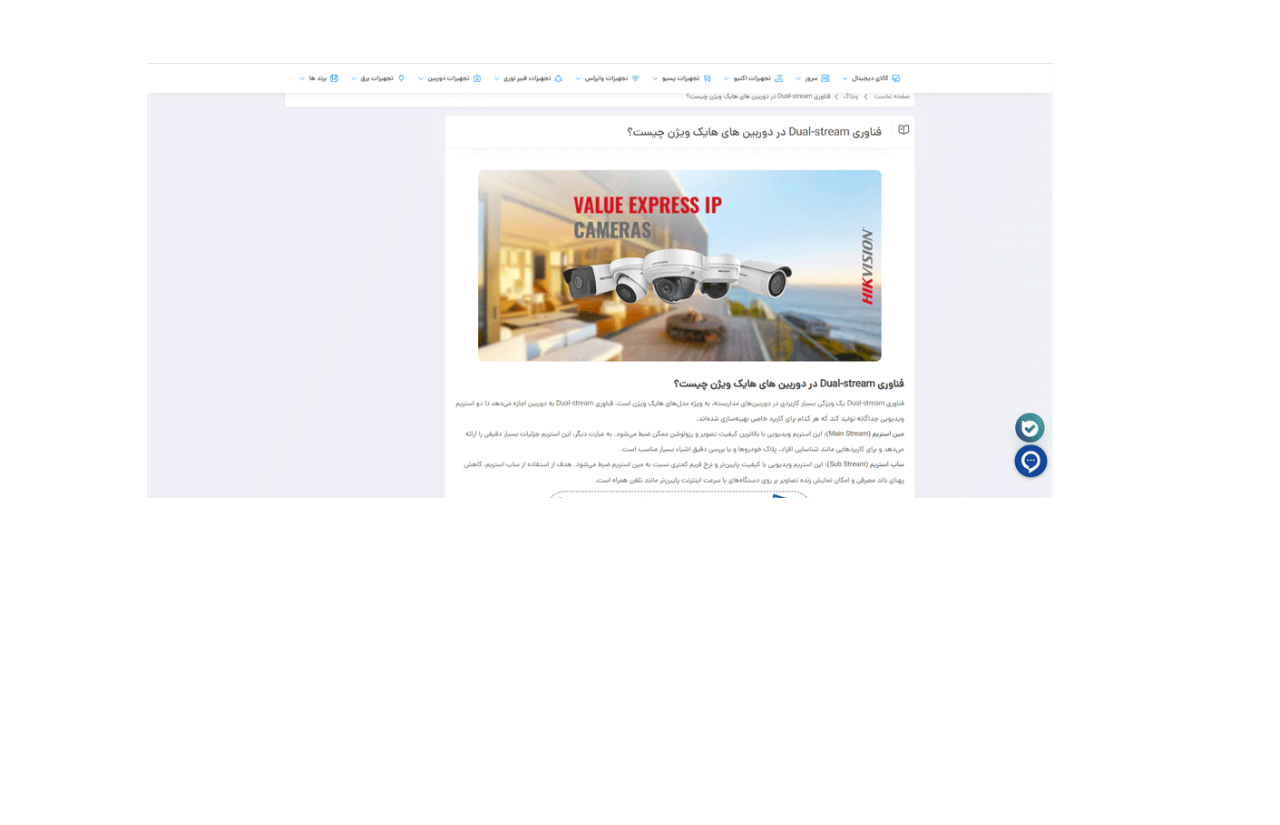
<file: works/articles/index.html>
<!DOCTYPE html>
<html lang="en">

<head>

    <meta charset="UTF-8">

    <meta
        name="viewport"
        content="width=device-width, initial-scale=1.0"
    >

    <title>Articles | Hermann Naser</title>


    <!-- SEO -->

    <meta
        name="description"
        content="Articles written by Hermann Naser, covering technology, networking, hardware, and digital topics."
    >

    <meta
        name="keywords"
        content="Hermann Naser, articles, SEO articles, technology articles, networking, hardware, digital marketing"
    >

    <meta
        name="author"
        content="Hermann Naser"
    >

    <meta
        name="robots"
        content="index, follow"
    >

    <meta
        name="googlebot"
        content="index, follow"
    >


    <!-- Canonical -->

    <link
        rel="canonical"
        href="https://hermannnaser.github.io/portfolio/works/articles/"
    >


    <!-- Open Graph -->

    <meta
        property="og:type"
        content="website"
    >

    <meta
        property="og:title"
        content="Articles | Hermann Naser"
    >

    <meta
        property="og:description"
        content="Articles written by Hermann Naser, covering technology, networking, hardware, and digital topics."
    >

    <meta
        property="og:image"
        content="https://hermannnaser.github.io/portfolio/images/og-image.webp"
    >

    <meta
        property="og:url"
        content="https://hermannnaser.github.io/portfolio/works/articles/"
    >

    <meta
        property="og:site_name"
        content="Hermann Naser Portfolio"
    >


    <!-- Favicon -->

    <link
        rel="icon"
        href="../../favicon.ico"
        type="image/x-icon"
    >


    <!-- Main CSS -->

    <link
        rel="stylesheet"
        href="../../themes/default/css/style.css"
    >


    <!-- Works CSS -->

    <link
        rel="stylesheet"
        href="../../themes/default/css/works.css"
    >

</head>


<body>


<!-- =========================================
     HEADER / NAVIGATION
     ========================================= -->

<header class="site-header">

    <nav
        class="main-navigation"
        aria-label="Main Navigation"
    >

        <input
            type="checkbox"
            id="menu-toggle"
            class="menu-toggle"
            aria-label="Open navigation menu"
        >


        <label
            for="menu-toggle"
            class="menu-button"
        >

            <img
                src="../../themes/default/images/menu.png"
                alt="Open navigation menu"
                class="menu-icon menu-icon-normal"
            >

            <img
                src="../../themes/default/images/menu-hover.png"
                alt=""
                class="menu-icon menu-icon-hover"
                aria-hidden="true"
            >

        </label>


        <div class="menu-overlay"></div>


        <div class="navigation-menu">

            <ul>

                <li>
                    <a href="../../index.html">
                        Home
                    </a>
                </li>


                <li>
                    <a href="../../about/index.html">
                        About
                    </a>
                </li>


                <li class="has-submenu">

                    <input
                        type="checkbox"
                        id="works-toggle"
                        class="works-toggle"
                    >

                    <label
                        for="works-toggle"
                        class="works-label"
                    >
                        Works
                    </label>


                    <ul class="submenu">

                        <li>
                            <a href="../articles/index.html">
                                Articles
                            </a>
                        </li>

                        <li>
                            <a href="../designs/index.html">
                                Designs
                            </a>
                        </li>

                        <li>
                            <a href="../photos/index.html">
                                Photos
                            </a>
                        </li>

                        <li>
                            <a href="../videos/index.html">
                                Videos
                            </a>
                        </li>

                    </ul>

                </li>


                <li>
                    <a href="../../contact/index.html">
                        Contact
                    </a>
                </li>

            </ul>

        </div>

    </nav>

</header>


<!-- =========================================
     MAIN
     ========================================= -->

<main class="works-page articles-page">


    <!-- =====================================
         PAGE INTRO
         ===================================== -->

    <section class="works-intro">

        <p class="works-label">
            WORKS
        </p>

        <h1>
            Articles
        </h1>

    </section>


    <!-- =====================================
         ARTICLES
         ===================================== -->

    <section class="articles-list">


        <!-- 01 -->

        <article class="article-item">

            <div class="article-number">
                01
            </div>

            <div class="article-content">

                <a
                    href="https://endmood.com/what-is-wpa3/"
                    class="article-image"
                    target="_blank"
                    rel="noopener noreferrer"
                >

                    <img
                        src="../../media/articles/01.png"
                        alt="What Is WPA3?"
                        loading="lazy"
                    >

                </a>

                <div class="article-info">

                    <h2>
                        What Is WPA3?
                    </h2>

                    <a
                        href="https://endmood.com/what-is-wpa3/"
                        target="_blank"
                        rel="noopener noreferrer"
                        class="article-read-more"
                    >
                        READ MORE
                        <span>→</span>
                    </a>

                </div>

            </div>

        </article>


        <!-- 02 -->

        <article class="article-item">

            <div class="article-number">
                02
            </div>

            <div class="article-content">

                <a
                    href="https://endmood.com/rack-types-advantages-and-disadvantages/"
                    class="article-image"
                    target="_blank"
                    rel="noopener noreferrer"
                >

                    <img
                        src="../../media/articles/02.png"
                        alt="Rack Types: Advantages and Disadvantages"
                        loading="lazy"
                    >

                </a>

                <div class="article-info">

                    <h2>
                        Rack Types: Advantages and Disadvantages
                    </h2>

                    <a
                        href="https://endmood.com/rack-types-advantages-and-disadvantages/"
                        target="_blank"
                        rel="noopener noreferrer"
                        class="article-read-more"
                    >
                        READ MORE
                        <span>→</span>
                    </a>

                </div>

            </div>

        </article>


        <!-- 03 -->

        <article class="article-item">

            <div class="article-number">
                03
            </div>

            <div class="article-content">

                <a
                    href="https://endmood.com/all-type-hardware-wallets/"
                    class="article-image"
                    target="_blank"
                    rel="noopener noreferrer"
                >

                    <img
                        src="../../media/articles/03.png"
                        alt="All Types of Hardware Wallets"
                        loading="lazy"
                    >

                </a>

                <div class="article-info">

                    <h2>
                        All Types of Hardware Wallets
                    </h2>

                    <a
                        href="https://endmood.com/all-type-hardware-wallets/"
                        target="_blank"
                        rel="noopener noreferrer"
                        class="article-read-more"
                    >
                        READ MORE
                        <span>→</span>
                    </a>

                </div>

            </div>

        </article>


        <!-- 04 -->

        <article class="article-item">

            <div class="article-number">
                04
            </div>

            <div class="article-content">

                <a
                    href="https://endmood.com/what-is-starlink/"
                    class="article-image"
                    target="_blank"
                    rel="noopener noreferrer"
                >

                    <img
                        src="../../media/articles/04.png"
                        alt="What Is Starlink?"
                        loading="lazy"
                    >

                </a>

                <div class="article-info">

                    <h2>
                        What Is Starlink?
                    </h2>

                    <a
                        href="https://endmood.com/what-is-starlink/"
                        target="_blank"
                        rel="noopener noreferrer"
                        class="article-read-more"
                    >
                        READ MORE
                        <span>→</span>
                    </a>

                </div>

            </div>

        </article>


        <!-- 05 -->

        <article class="article-item">

            <div class="article-number">
                05
            </div>

            <div class="article-content">

                <a
                    href="https://endmood.com/what-is-5g-modem/"
                    class="article-image"
                    target="_blank"
                    rel="noopener noreferrer"
                >

                    <img
                        src="../../media/articles/05.png"
                        alt="What Is a 5G Modem?"
                        loading="lazy"
                    >

                </a>

                <div class="article-info">

                    <h2>
                        What Is a 5G Modem?
                    </h2>

                    <a
                        href="https://endmood.com/what-is-5g-modem/"
                        target="_blank"
                        rel="noopener noreferrer"
                        class="article-read-more"
                    >
                        READ MORE
                        <span>→</span>
                    </a>

                </div>

            </div>

        </article>


        <!-- 06 -->

        <article class="article-item">

            <div class="article-number">
                06
            </div>

            <div class="article-content">

                <a
                    href="https://endmood.com/qam-1024-wi-fi6/"
                    class="article-image"
                    target="_blank"
                    rel="noopener noreferrer"
                >

                    <img
                        src="../../media/articles/06.png"
                        alt="QAM-1024 and Wi-Fi 6"
                        loading="lazy"
                    >

                </a>

                <div class="article-info">

                    <h2>
                        QAM-1024 and Wi-Fi 6
                    </h2>

                    <a
                        href="https://endmood.com/qam-1024-wi-fi6/"
                        target="_blank"
                        rel="noopener noreferrer"
                        class="article-read-more"
                    >
                        READ MORE
                        <span>→</span>
                    </a>

                </div>

            </div>

        </article>


        <!-- 07 -->

        <article class="article-item">

            <div class="article-number">
                07
            </div>

            <div class="article-content">

                <a
                    href="https://endmood.com/network-switch/"
                    class="article-image"
                    target="_blank"
                    rel="noopener noreferrer"
                >

                    <img
                        src="../../media/articles/07.png"
                        alt="What Is a Network Switch?"
                        loading="lazy"
                    >

                </a>

                <div class="article-info">

                    <h2>
                        What Is a Network Switch?
                    </h2>

                    <a
                        href="https://endmood.com/network-switch/"
                        target="_blank"
                        rel="noopener noreferrer"
                        class="article-read-more"
                    >
                        READ MORE
                        <span>→</span>
                    </a>

                </div>

            </div>

        </article>


        <!-- 08 -->

        <article class="article-item">

            <div class="article-number">
                08
            </div>

            <div class="article-content">

                <a
                    href="https://endmood.com/intro-fanvil-products/"
                    class="article-image"
                    target="_blank"
                    rel="noopener noreferrer"
                >

                    <img
                        src="../../media/articles/08.png"
                        alt="Introduction to Fanvil Products"
                        loading="lazy"
                    >

                </a>

                <div class="article-info">

                    <h2>
                        Introduction to Fanvil Products
                    </h2>

                    <a
                        href="https://endmood.com/intro-fanvil-products/"
                        target="_blank"
                        rel="noopener noreferrer"
                        class="article-read-more"
                    >
                        READ MORE
                        <span>→</span>
                    </a>

                </div>

            </div>

        </article>


        <!-- 09 -->

        <article class="article-item">

            <div class="article-number">
                09
            </div>

            <div class="article-content">

                <a
                    href="https://endmood.com/dns-domain-name-system/"
                    class="article-image"
                    target="_blank"
                    rel="noopener noreferrer"
                >

                    <img
                        src="../../media/articles/09.png"
                        alt="DNS: Domain Name System"
                        loading="lazy"
                    >

                </a>

                <div class="article-info">

                    <h2>
                        DNS: Domain Name System
                    </h2>

                    <a
                        href="https://endmood.com/dns-domain-name-system/"
                        target="_blank"
                        rel="noopener noreferrer"
                        class="article-read-more"
                    >
                        READ MORE
                        <span>→</span>
                    </a>

                </div>

            </div>

        </article>


        <!-- 10 -->

        <article class="article-item">

            <div class="article-number">
                10
            </div>

            <div class="article-content">

                <a
                    href="https://endmood.com/%d9%85%d9%88%d8%af%d9%85-%d9%87%d8%a7%db%8c-%d9%86%d9%88%da%a9%db%8c%d8%a7-nokia/"
                    class="article-image"
                    target="_blank"
                    rel="noopener noreferrer"
                >

                    <img
                        src="../../media/articles/10.png"
                        alt="Nokia Modems"
                        loading="lazy"
                    >

                </a>

                <div class="article-info">

                    <h2>
                        Nokia Modems
                    </h2>

                    <a
                        href="https://endmood.com/%d9%85%d9%88%d8%af%d9%85-%d9%87%d8%a7%db%8c-%d9%86%d9%88%da%a9%db%8c%d8%a7-nokia/"
                        target="_blank"
                        rel="noopener noreferrer"
                        class="article-read-more"
                    >
                        READ MORE
                        <span>→</span>
                    </a>

                </div>

            </div>

        </article>


        <!-- 11 -->

        <article class="article-item">

            <div class="article-number">
                11
            </div>

            <div class="article-content">

                <a
                    href="https://endmood.com/buy-a-stock-laptop/"
                    class="article-image"
                    target="_blank"
                    rel="noopener noreferrer"
                >

                    <img
                        src="../../media/articles/11.png"
                        alt="How to Buy a Stock Laptop"
                        loading="lazy"
                    >

                </a>

                <div class="article-info">

                    <h2>
                        How to Buy a Stock Laptop
                    </h2>

                    <a
                        href="https://endmood.com/buy-a-stock-laptop/"
                        target="_blank"
                        rel="noopener noreferrer"
                        class="article-read-more"
                    >
                        READ MORE
                        <span>→</span>
                    </a>

                </div>

            </div>

        </article>


        <!-- 12 -->

        <article class="article-item">

            <div class="article-number">
                12
            </div>

            <div class="article-content">

                <a
                    href="https://endmood.com/dell-vs-hp/"
                    class="article-image"
                    target="_blank"
                    rel="noopener noreferrer"
                >

                    <img
                        src="../../media/articles/12.png"
                        alt="Dell vs HP"
                        loading="lazy"
                    >

                </a>

                <div class="article-info">

                    <h2>
                        Dell vs HP
                    </h2>

                    <a
                        href="https://endmood.com/dell-vs-hp/"
                        target="_blank"
                        rel="noopener noreferrer"
                        class="article-read-more"
                    >
                        READ MORE
                        <span>→</span>
                    </a>

                </div>

            </div>

        </article>


        <!-- 13 -->

        <article class="article-item">

            <div class="article-number">
                13
            </div>

            <div class="article-content">

                <a
                    href="https://endmood.com/webex/"
                    class="article-image"
                    target="_blank"
                    rel="noopener noreferrer"
                >

                    <img
                        src="../../media/articles/13.png"
                        alt="What Is Webex?"
                        loading="lazy"
                    >

                </a>

                <div class="article-info">

                    <h2>
                        What Is Webex?
                    </h2>

                    <a
                        href="https://endmood.com/webex/"
                        target="_blank"
                        rel="noopener noreferrer"
                        class="article-read-more"
                    >
                        READ MORE
                        <span>→</span>
                    </a>

                </div>

            </div>

        </article>


        <!-- 14 -->

        <article class="article-item">

            <div class="article-number">
                14
            </div>

            <div class="article-content">

                <a
                    href="https://endmood.com/mesh-router-vs-wi-fi-extender-which-is-right-for-you/"
                    class="article-image"
                    target="_blank"
                    rel="noopener noreferrer"
                >

                    <img
                        src="../../media/articles/14.png"
                        alt="Mesh Router vs Wi-Fi Extender: Which Is Right for You?"
                        loading="lazy"
                    >

                </a>

                <div class="article-info">

                    <h2>
                        Mesh Router vs Wi-Fi Extender: Which Is Right for You?
                    </h2>

                    <a
                        href="https://endmood.com/mesh-router-vs-wi-fi-extender-which-is-right-for-you/"
                        target="_blank"
                        rel="noopener noreferrer"
                        class="article-read-more"
                    >
                        READ MORE
                        <span>→</span>
                    </a>

                </div>

            </div>

        </article>


        <!-- 15 -->

        <article class="article-item">

            <div class="article-number">
                15
            </div>

            <div class="article-content">

                <a
                    href="https://endmood.com/best-gaming-wi-fi-extenders/"
                    class="article-image"
                    target="_blank"
                    rel="noopener noreferrer"
                >

                    <img
                        src="../../media/articles/15.png"
                        alt="Best Gaming Wi-Fi Extenders"
                        loading="lazy"
                    >

                </a>

                <div class="article-info">

                    <h2>
                        Best Gaming Wi-Fi Extenders
                    </h2>

                    <a
                        href="https://endmood.com/best-gaming-wi-fi-extenders/"
                        target="_blank"
                        rel="noopener noreferrer"
                        class="article-read-more"
                    >
                        READ MORE
                        <span>→</span>
                    </a>

                </div>

            </div>

        </article>


        <!-- 16 -->

        <article class="article-item">

            <div class="article-number">
                16
            </div>

            <div class="article-content">

                <a
                    href="https://endmood.com/dual-stream-in-hikvision-cameras/"
                    class="article-image"
                    target="_blank"
                    rel="noopener noreferrer"
                >

                    <img
                        src="../../media/articles/16.png"
                        alt="Dual Stream in Hikvision Cameras"
                        loading="lazy"
                    >

                </a>

                <div class="article-info">

                    <h2>
                        Dual Stream in Hikvision Cameras
                    </h2>

                    <a
                        href="https://endmood.com/dual-stream-in-hikvision-cameras/"
                        target="_blank"
                        rel="noopener noreferrer"
                        class="article-read-more"
                    >
                        READ MORE
                        <span>→</span>
                    </a>

                </div>

            </div>

        </article>


    </section>


</main>


<!-- =========================================
     FOOTER
     ========================================= -->

<footer class="site-footer">

    <p>
        Powered by curiosity
    </p>

</footer>


</body>

</html>
</file>
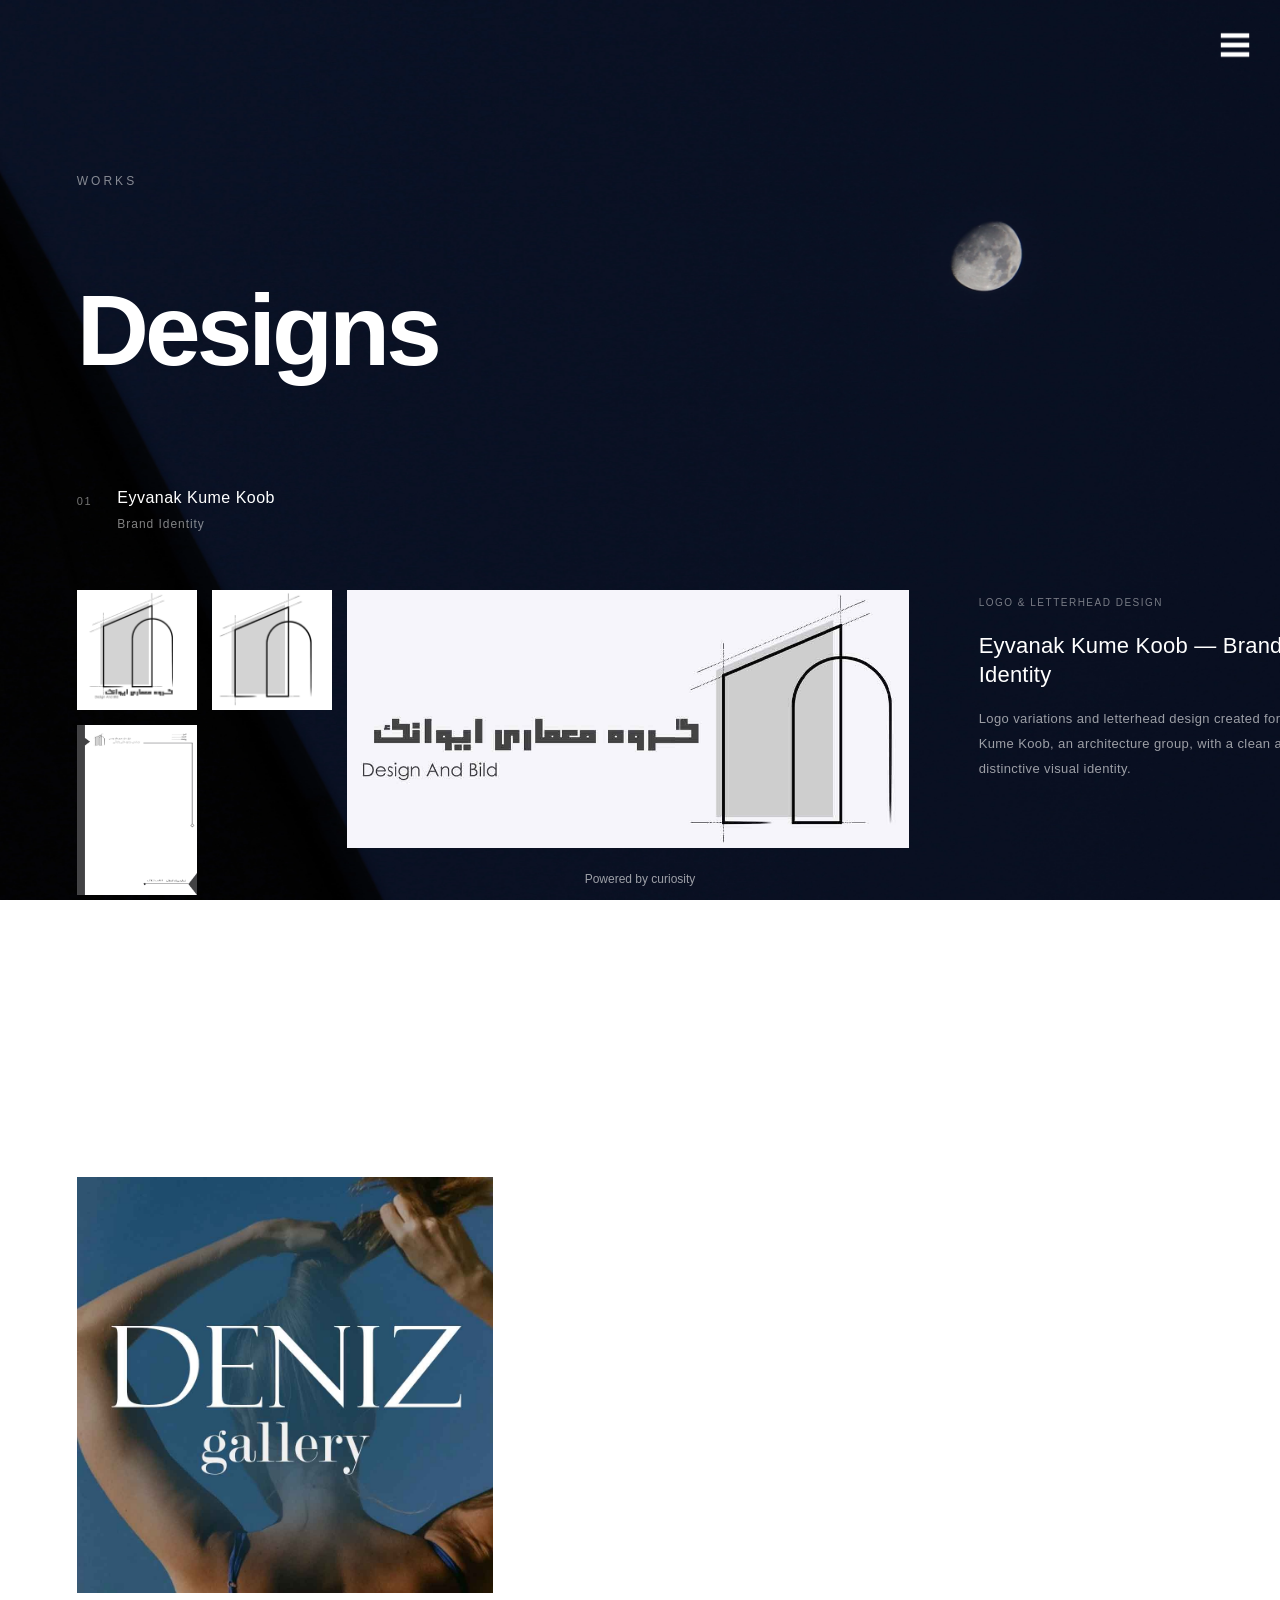
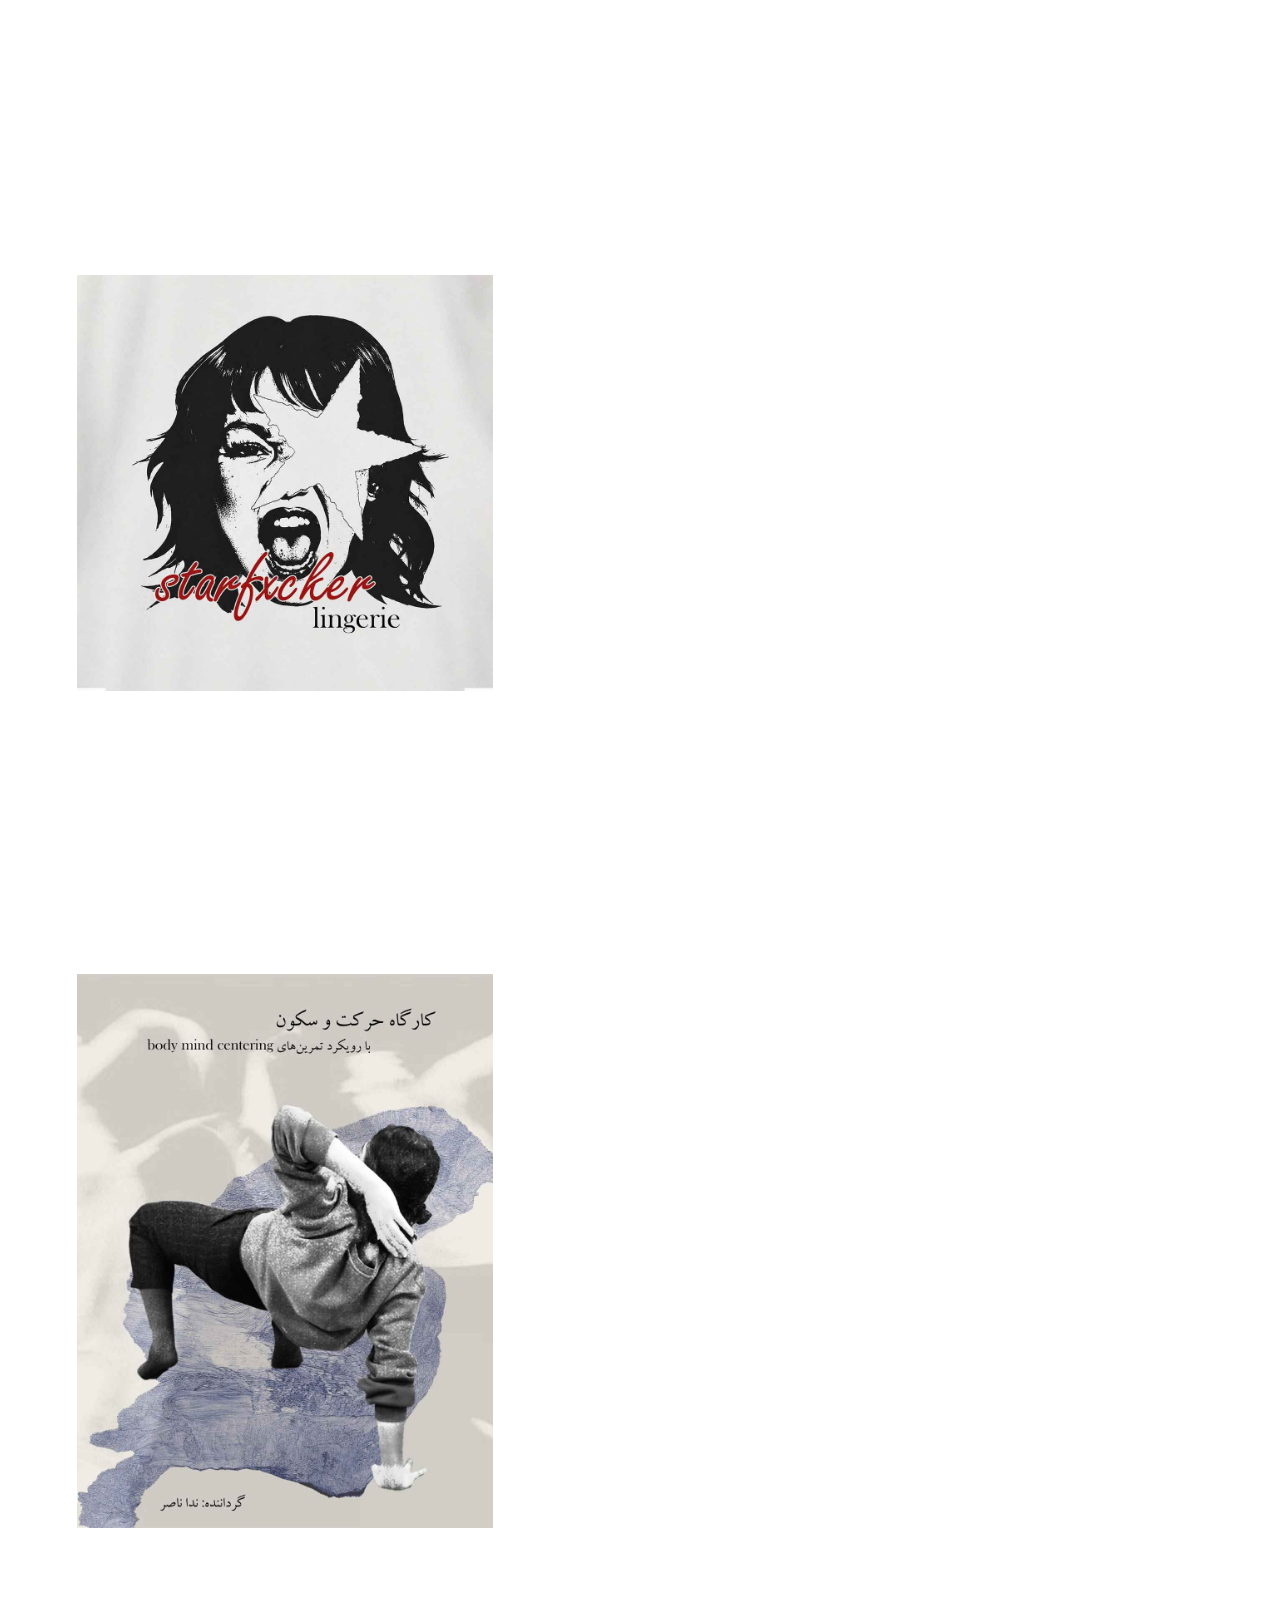
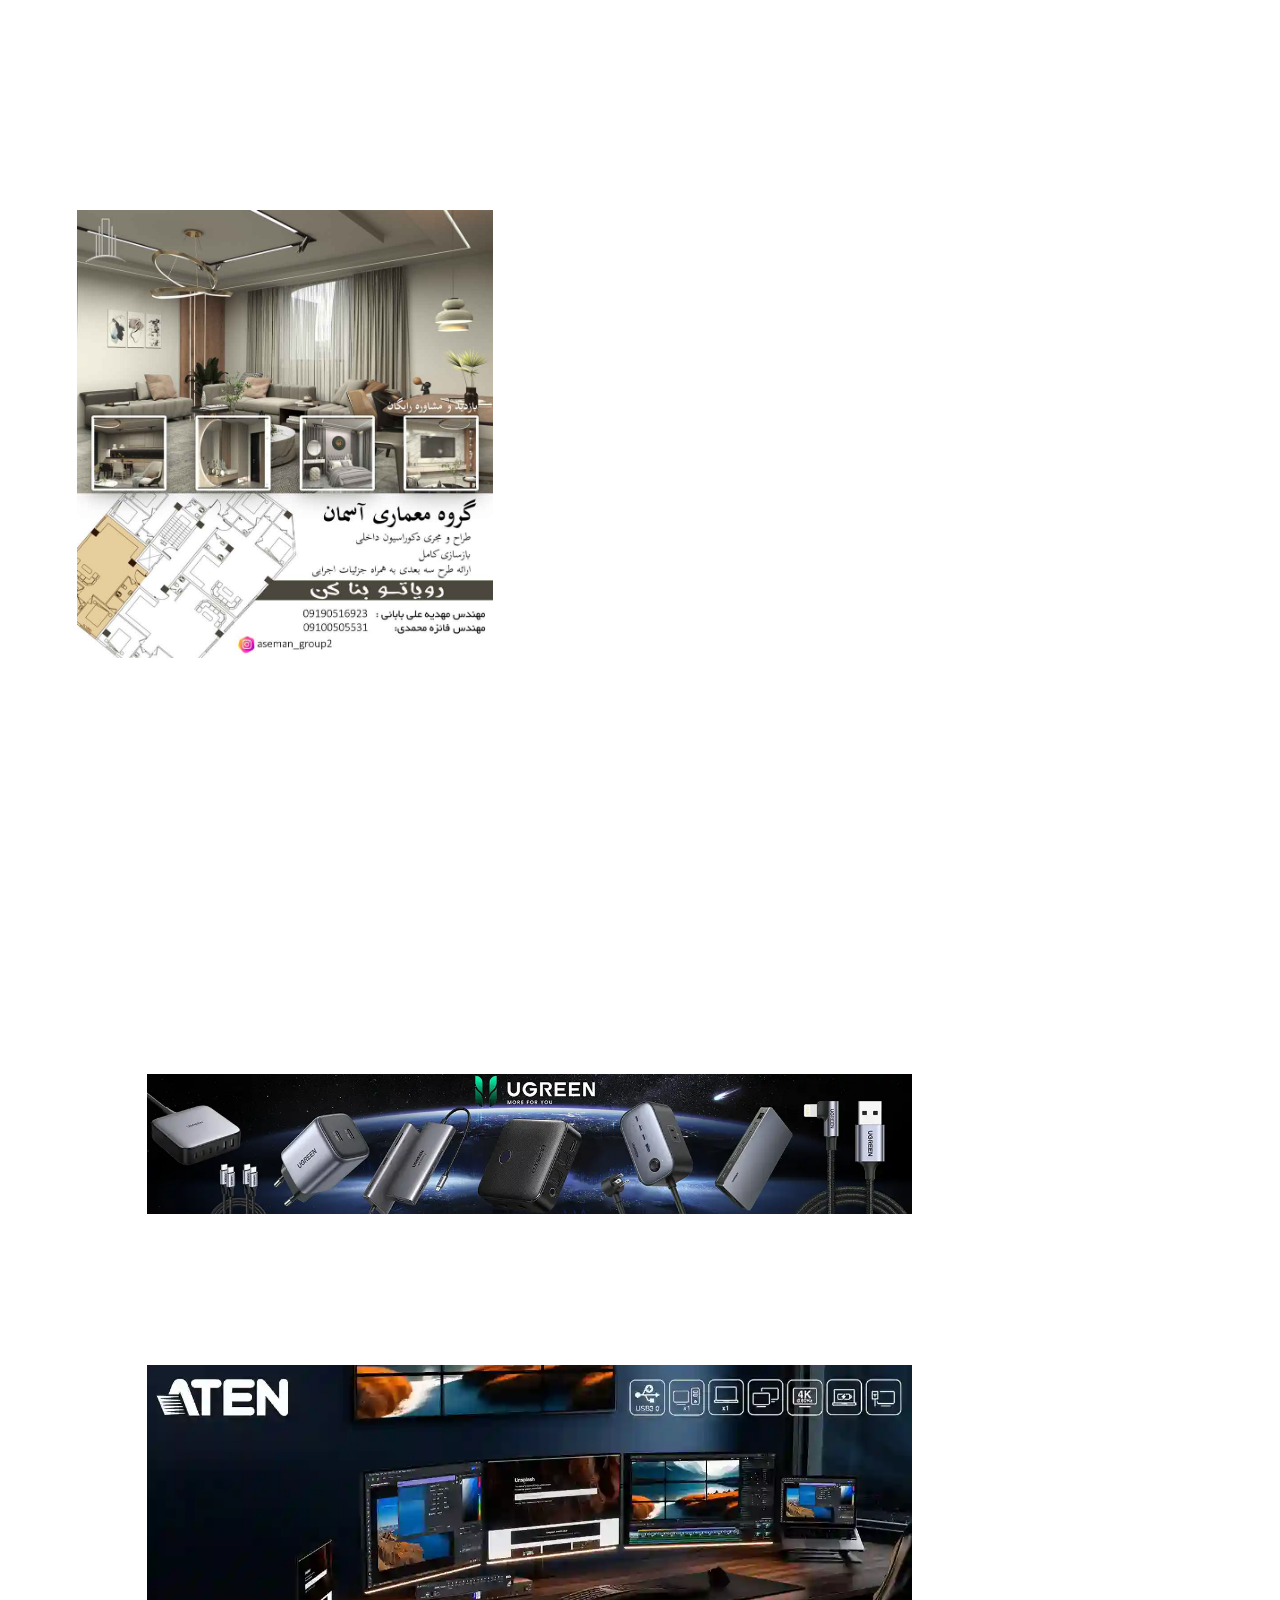
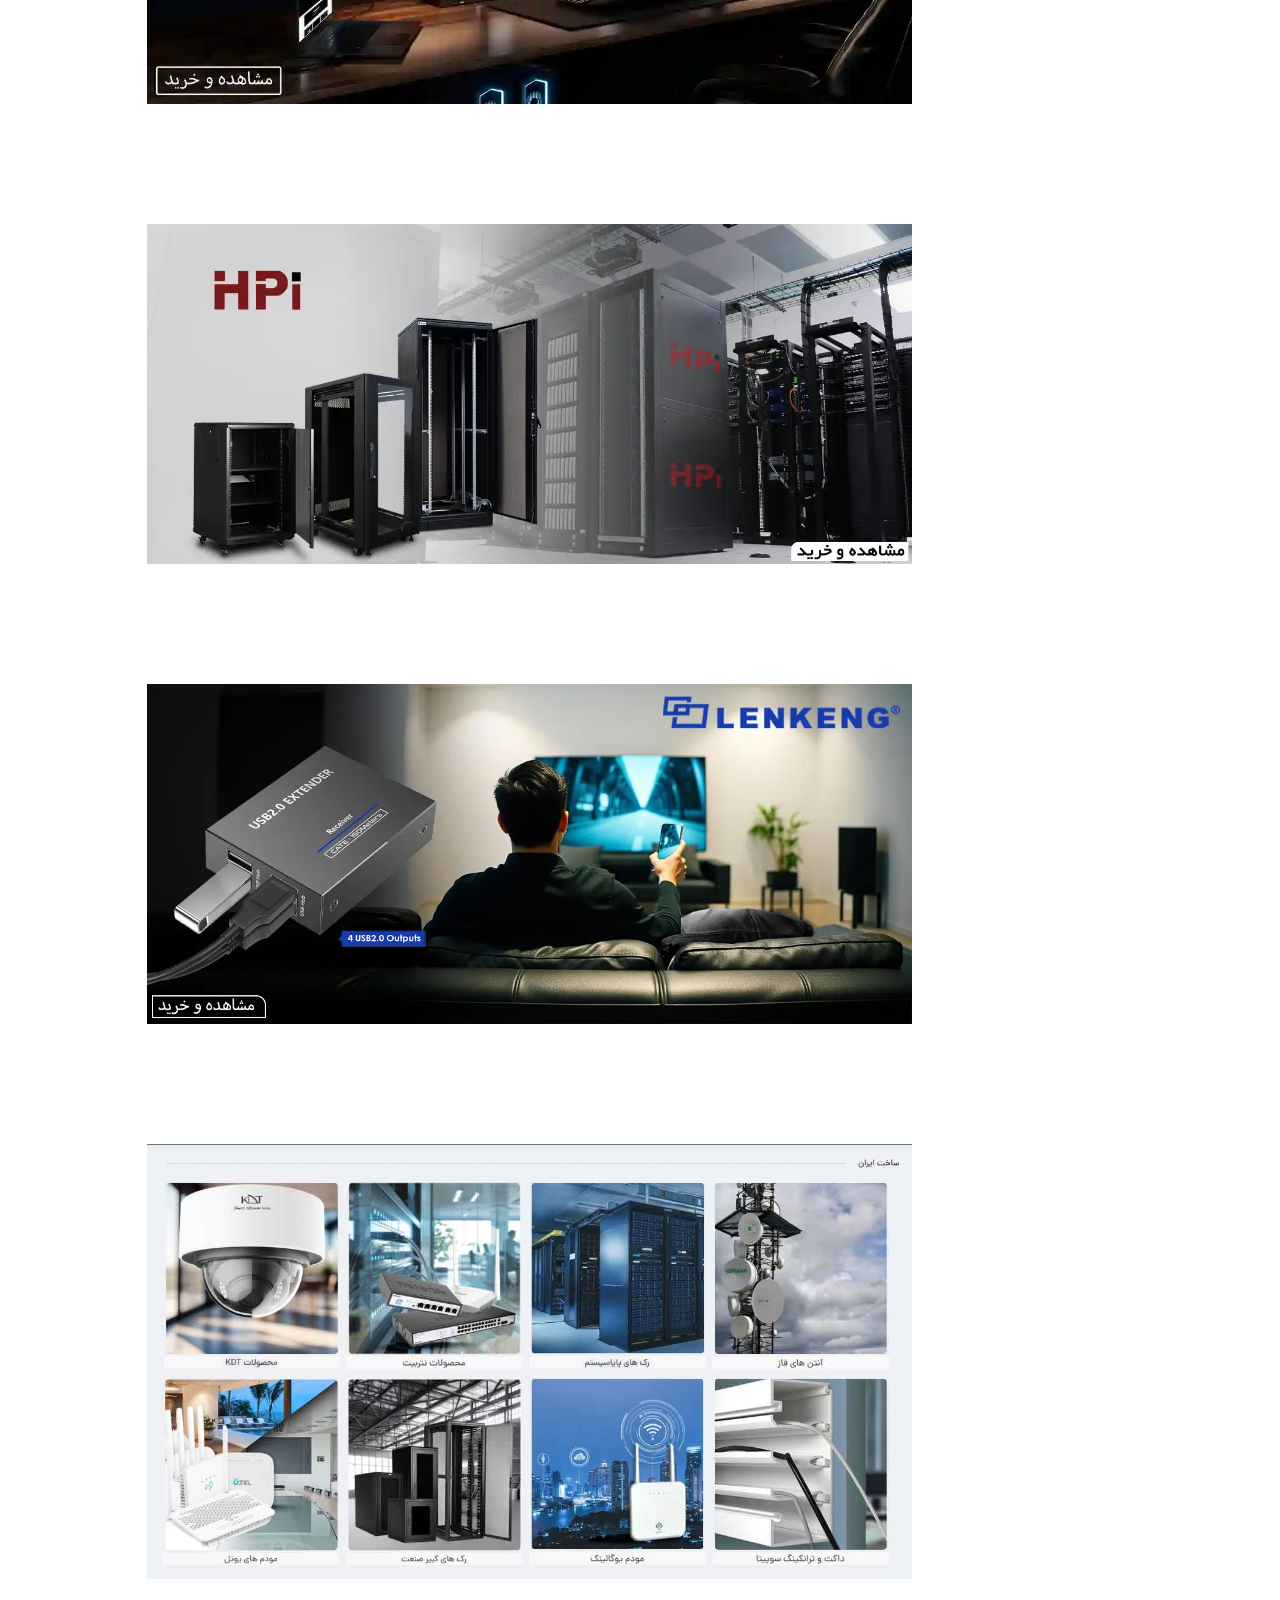
<file: works/designs/index.html>
<!DOCTYPE html>
<html lang="en">

<head>

    <meta charset="UTF-8">

    <meta
        name="viewport"
        content="width=device-width, initial-scale=1.0"
    >

    <title>Designs | Hermann Naser</title>

    <!-- SEO -->

    <meta
        name="description"
        content="Design portfolio of Hermann Naser, featuring branding, logo design, typography, poster design, and digital visual design."
    >

    <meta
        name="keywords"
        content="Hermann Naser, design portfolio, branding, logo design, typography, poster design, graphic design, visual design"
    >

    <meta
        name="author"
        content="Hermann Naser"
    >

    <meta
        name="robots"
        content="index, follow"
    >

    <meta
        name="googlebot"
        content="index, follow"
    >

    <!-- Canonical -->

    <link
        rel="canonical"
        href="https://hermannnaser.github.io/portfolio/works/designs/"
    >

    <!-- Open Graph -->

    <meta
        property="og:type"
        content="website"
    >

    <meta
        property="og:title"
        content="Designs | Hermann Naser"
    >

    <meta
        property="og:description"
        content="Design portfolio of Hermann Naser, featuring branding, logo design, typography, poster design, and digital visual design."
    >

    <meta
        property="og:image"
        content="https://hermannnaser.github.io/portfolio/images/og-image.webp"
    >

    <meta
        property="og:url"
        content="https://hermannnaser.github.io/portfolio/works/designs/"
    >

    <meta
        property="og:site_name"
        content="Hermann Naser Portfolio"
    >

    <!-- Favicon -->

    <link
        rel="icon"
        href="../../favicon.ico"
        type="image/x-icon"
    >

    <!-- Main CSS -->

    <link
        rel="stylesheet"
        href="../../themes/default/css/style.css"
    >

    <!-- Works CSS -->

    <link
        rel="stylesheet"
        href="../../themes/default/css/works.css"
    >

</head>


<body>


<!-- =========================================
     HEADER / NAVIGATION
     ========================================= -->

<header class="site-header">

    <nav
        class="main-navigation"
        aria-label="Main Navigation"
    >

        <input
            type="checkbox"
            id="menu-toggle"
            class="menu-toggle"
            aria-label="Open navigation menu"
        >


        <label
            for="menu-toggle"
            class="menu-button"
        >

            <img
                src="../../themes/default/images/menu.png"
                alt="Open navigation menu"
                class="menu-icon menu-icon-normal"
            >

            <img
                src="../../themes/default/images/menu-hover.png"
                alt=""
                class="menu-icon menu-icon-hover"
                aria-hidden="true"
            >

        </label>


        <div class="menu-overlay"></div>


        <div class="navigation-menu">

            <ul>

                <li>
                    <a href="../../index.html">
                        Home
                    </a>
                </li>


                <li>
                    <a href="../../about/index.html">
                        About
                    </a>
                </li>


                <li class="has-submenu">

                    <input
                        type="checkbox"
                        id="works-toggle"
                        class="works-toggle"
                    >

                    <label
                        for="works-toggle"
                        class="works-label"
                    >
                        Works
                    </label>


                    <ul class="submenu">

                        <li>
                            <a href="../articles/index.html">
                                Articles
                            </a>
                        </li>

                        <li>
                            <a href="../designs/index.html">
                                Designs
                            </a>
                        </li>

                        <li>
                            <a href="../photos/index.html">
                                Photos
                            </a>
                        </li>

                        <li>
                            <a href="../videos/index.html">
                                Videos
                            </a>
                        </li>

                    </ul>

                </li>


                <li>
                    <a href="../../contact/index.html">
                        Contact
                    </a>
                </li>

            </ul>

        </div>

    </nav>

</header>


<!-- =========================================
     MAIN
     ========================================= -->

<main class="works-page designs-page">


    <!-- =====================================
         PAGE INTRO
         ===================================== -->

    <section class="works-intro">

        <p class="works-label">
            WORKS
        </p>

        <h1>
            Designs
        </h1>

    </section>


    <!-- =====================================
         PROJECT 01
         EYVANAK KUME KOOB
         ===================================== -->

    <section class="design-project">

        <div class="design-project-header">

            <span class="design-project-number">
                01
            </span>

            <div>

                <h2>
                    Eyvanak Kume Koob
                </h2>

                <p>
                    Brand Identity
                </p>

            </div>

        </div>


        <div class="design-project-content">


            <div class="design-project-images eyvanak-images">

                <a
                    href="../../media/designs/logo1.jpg"
                    class="design-image design-logo"
                >
                    <img
                        src="../../media/designs/logo1.jpg"
                        alt="Eyvanak Kume Koob logo design variation 01"
                        loading="lazy"
                    >
                </a>


                <a
                    href="../../media/designs/logo2.jpg"
                    class="design-image design-logo"
                >
                    <img
                        src="../../media/designs/logo2.jpg"
                        alt="Eyvanak Kume Koob logo design variation 02"
                        loading="lazy"
                    >
                </a>


                <a
                    href="../../media/designs/logo3.jpg"
                    class="design-image design-logo"
                >
                    <img
                        src="../../media/designs/logo3.jpg"
                        alt="Eyvanak Kume Koob logo design variation 03"
                        loading="lazy"
                    >
                </a>


                <a
                    href="../../media/designs/letterhead.jpg"
                    class="design-image design-letterhead"
                >
                    <img
                        src="../../media/designs/letterhead.jpg"
                        alt="Eyvanak Kume Koob letterhead design"
                        loading="lazy"
                    >
                </a>

            </div>


            <div class="design-project-info">

                <span class="design-category">
                    Logo & Letterhead Design
                </span>

                <h3>
                    Eyvanak Kume Koob — Brand Identity
                </h3>

                <p>
                    Logo variations and letterhead design created for Eyvanak Kume Koob, an architecture group, with a clean and distinctive visual identity.
                </p>

            </div>

        </div>

    </section>


    <!-- =====================================
         PROJECT 02
         DENIZ
         ===================================== -->

    <section class="design-project">

        <div class="design-project-header">

            <span class="design-project-number">
                02
            </span>

            <div>

                <h2>
                    Deniz
                </h2>

                <p>
                    Typographic Logo
                </p>

            </div>

        </div>


        <div class="design-project-content single-design">

            <a
                href="../../media/designs/deniz.jpg"
                class="design-image"
            >

                <img
                    src="../../media/designs/deniz.jpg"
                    alt="Deniz typographic logo design"
                    loading="lazy"
                >

            </a>


            <div class="design-project-info">

                <span class="design-category">
                    Logo Design
                </span>

                <h3>
                    Deniz — Typographic Logo
                </h3>

                <p>
                    A typographic logo designed for Deniz, an underwear brand, combining a simple visual approach with a distinctive brand character.
                </p>

            </div>

        </div>

    </section>


    <!-- =====================================
         PROJECT 03
         STARFXCKER
         ===================================== -->

    <section class="design-project">

        <div class="design-project-header">

            <span class="design-project-number">
                03
            </span>

            <div>

                <h2>
                    Starfxcker
                </h2>

                <p>
                    Logo Design
                </p>

            </div>

        </div>


        <div class="design-project-content single-design">

            <a
                href="../../media/designs/starfxcker.jpg"
                class="design-image"
            >

                <img
                    src="../../media/designs/starfxcker.jpg"
                    alt="Starfxcker online fashion store logo design"
                    loading="lazy"
                >

            </a>


            <div class="design-project-info">

                <span class="design-category">
                    Logo Design
                </span>

                <h3>
                    Starfxcker — Online Fashion Store
                </h3>

                <p>
                    A bold and distinctive logo created for Starfxcker, an online fashion store, built around a strong and recognizable visual identity.
                </p>

            </div>

        </div>

    </section>


    <!-- =====================================
         PROJECT 04
         MOVEMENT & STILLNESS
         ===================================== -->

    <section class="design-project">

        <div class="design-project-header">

            <span class="design-project-number">
                04
            </span>

            <div>

                <h2>
                    Movement & Stillness
                </h2>

                <p>
                    Workshop Poster
                </p>

            </div>

        </div>


        <div class="design-project-content single-design">

            <a
                href="../../media/designs/neda.jpg"
                class="design-image"
            >

                <img
                    src="../../media/designs/neda.jpg"
                    alt="Movement and Stillness workshop poster"
                    loading="lazy"
                >

            </a>


            <div class="design-project-info">

                <span class="design-category">
                    Poster Design
                </span>

                <h3>
                    Movement & Stillness — Workshop
                </h3>

                <p>
                    Poster design for a Movement & Stillness workshop focused on Body-Mind Centering practices, balancing expressive visuals with a calm and thoughtful composition.
                </p>

            </div>

        </div>

    </section>


    <!-- =====================================
         PROJECT 05
         ASEMAN
         ===================================== -->

    <section class="design-project">

        <div class="design-project-header">

            <span class="design-project-number">
                05
            </span>

            <div>

                <h2>
                    Aseman
                </h2>

                <p>
                    Architecture Poster
                </p>

            </div>

        </div>


        <div class="design-project-content single-design">

            <a
                href="../../media/designs/aseman.jpg"
                class="design-image"
            >

                <img
                    src="../../media/designs/aseman.jpg"
                    alt="Aseman Architecture Group poster design"
                    loading="lazy"
                >

            </a>


            <div class="design-project-info">

                <span class="design-category">
                    Poster Design
                </span>

                <h3>
                    Aseman — Architecture Group
                </h3>

                <p>
                    A promotional poster designed for Aseman Architecture Group, combining architectural elements with a structured and contemporary visual composition.
                </p>

            </div>

        </div>

    </section>


    <!-- =========================================
         ENDMOOD
         ========================================= -->

    <section class="design-company">


        <div class="design-company-header">

            <span class="design-company-number">
                06
            </span>

            <div>

                <h2>
                    ENDMOOD
                </h2>

                <p>
                    Website Visual Design
                </p>

            </div>

        </div>


        <p class="design-company-description">
            A collection of promotional and visual designs created for the ENDMOOD online store homepage, featuring digital and networking equipment from different brands.
        </p>


        <!-- =====================================
             UGREEN
             ===================================== -->

        <article class="endmood-design">

            <div class="endmood-design-number">
                01
            </div>


            <a
                href="../../media/designs/ugreen.jpg"
                class="endmood-image"
            >

                <img
                    src="../../media/designs/ugreen.jpg"
                    alt="UGREEN product poster for ENDMOOD website"
                    loading="lazy"
                >

            </a>


            <div class="endmood-info">

                <span>
                    Digital Products
                </span>

                <h3>
                    UGREEN — Product Poster
                </h3>

                <p>
                    A promotional product poster designed for UGREEN, presenting digital accessories through a clean and product-focused visual composition.
                </p>

            </div>

        </article>


        <!-- =====================================
             ATEN
             ===================================== -->

        <article class="endmood-design">

            <div class="endmood-design-number">
                02
            </div>


            <a
                href="../../media/designs/aten.jpg"
                class="endmood-image"
            >

                <img
                    src="../../media/designs/aten.jpg"
                    alt="ATEN networking equipment poster for ENDMOOD website"
                    loading="lazy"
                >

            </a>


            <div class="endmood-info">

                <span>
                    Networking Equipment
                </span>

                <h3>
                    ATEN — Product Poster
                </h3>

                <p>
                    A promotional poster created for ATEN networking equipment, combining product presentation with a clear and structured commercial layout.
                </p>

            </div>

        </article>


        <!-- =====================================
             HPI
             ===================================== -->

        <article class="endmood-design">

            <div class="endmood-design-number">
                03
            </div>


            <a
                href="../../media/designs/hpi.jpg"
                class="endmood-image"
            >

                <img
                    src="../../media/designs/hpi.jpg"
                    alt="HPI server rack poster for ENDMOOD website"
                    loading="lazy"
                >

            </a>


            <div class="endmood-info">

                <span>
                    Networking Equipment
                </span>

                <h3>
                    HPI — Server Rack Poster
                </h3>

                <p>
                    A product-focused poster designed for HPI server racks, highlighting the equipment through a clean and technical visual approach.
                </p>

            </div>

        </article>


        <!-- =====================================
             LENKENG
             ===================================== -->

        <article class="endmood-design">

            <div class="endmood-design-number">
                04
            </div>


            <a
                href="../../media/designs/lenkeng.jpg"
                class="endmood-image"
            >

                <img
                    src="../../media/designs/lenkeng.jpg"
                    alt="LENKENG networking equipment poster for ENDMOOD website"
                    loading="lazy"
                >

            </a>


            <div class="endmood-info">

                <span>
                    Networking Equipment
                </span>

                <h3>
                    LENKENG — Product Poster
                </h3>

                <p>
                    A promotional poster created for LENKENG networking equipment, using a modern commercial composition to showcase the product.
                </p>

            </div>

        </article>


        <!-- =====================================
             MADE IN IRAN
             ===================================== -->

        <article class="endmood-design">

            <div class="endmood-design-number">
                05
            </div>


            <a
                href="../../media/designs/made.jpg"
                class="endmood-image"
            >

                <img
                    src="../../media/designs/made.jpg"
                    alt="Made in Iran website section for ENDMOOD"
                    loading="lazy"
                >

            </a>


            <div class="endmood-info">

                <span>
                    Web Design
                </span>

                <h3>
                    Made in Iran — Website Section
                </h3>

                <p>
                    A visual section designed for the Made in Iran area of the ENDMOOD website, showcasing Iranian brands in a clear and engaging layout.
                </p>

            </div>

        </article>


    </section>


</main>


<!-- =========================================
     FOOTER
     ========================================= -->

<footer class="site-footer">

    <p>
        Powered by curiosity
    </p>

</footer>


</body>

</html>
</file>
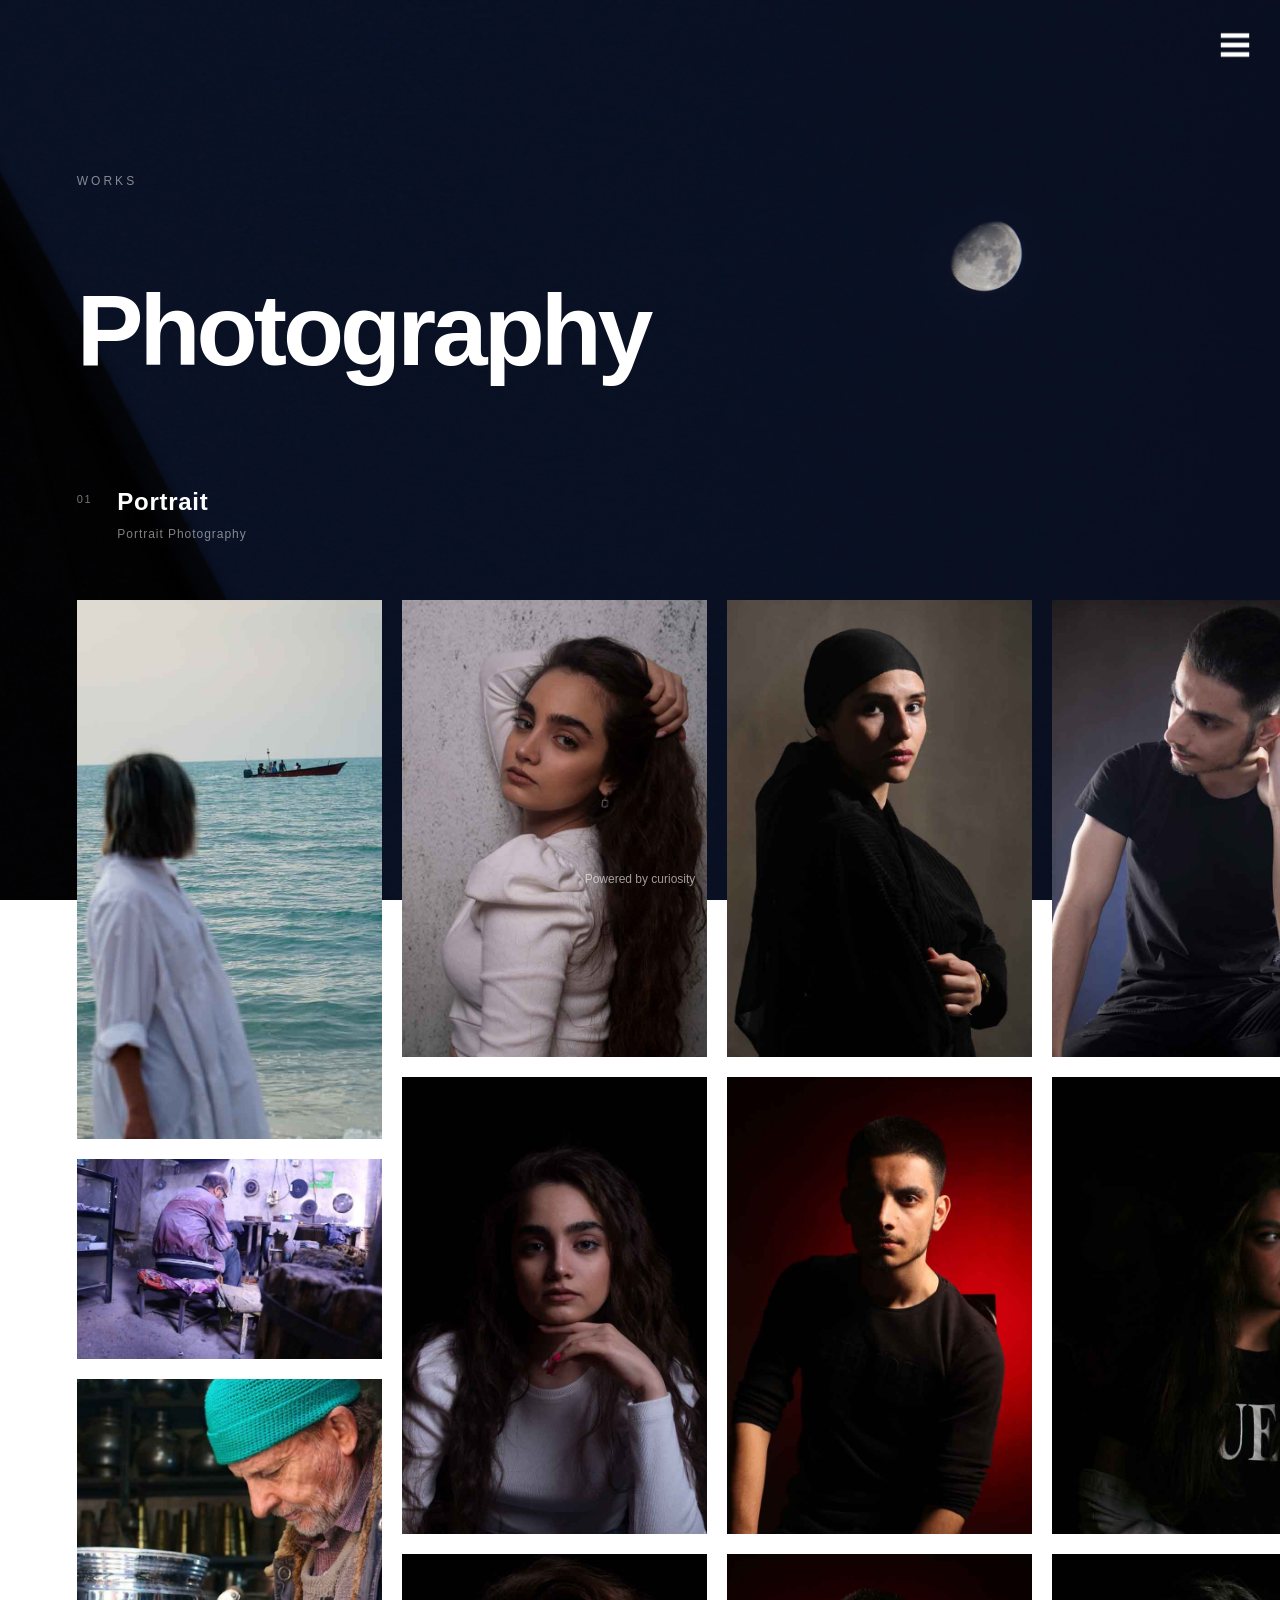
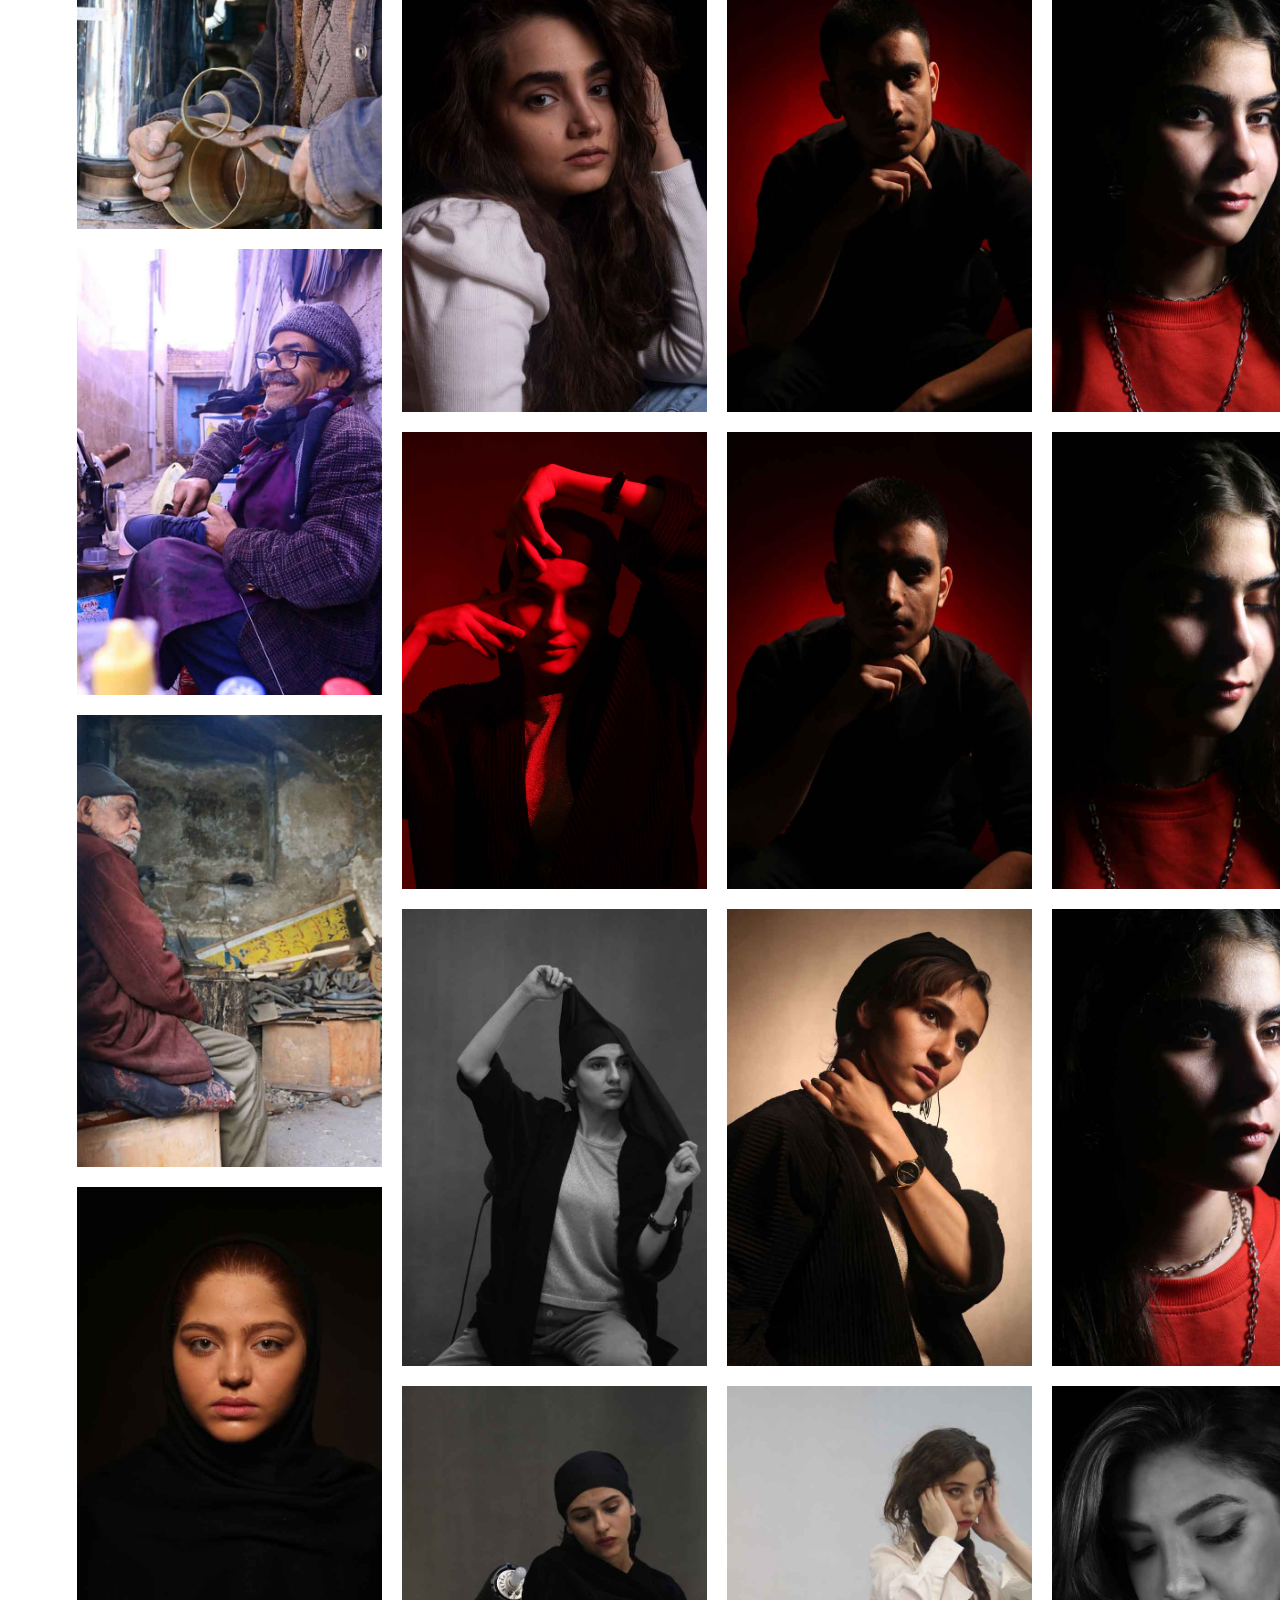
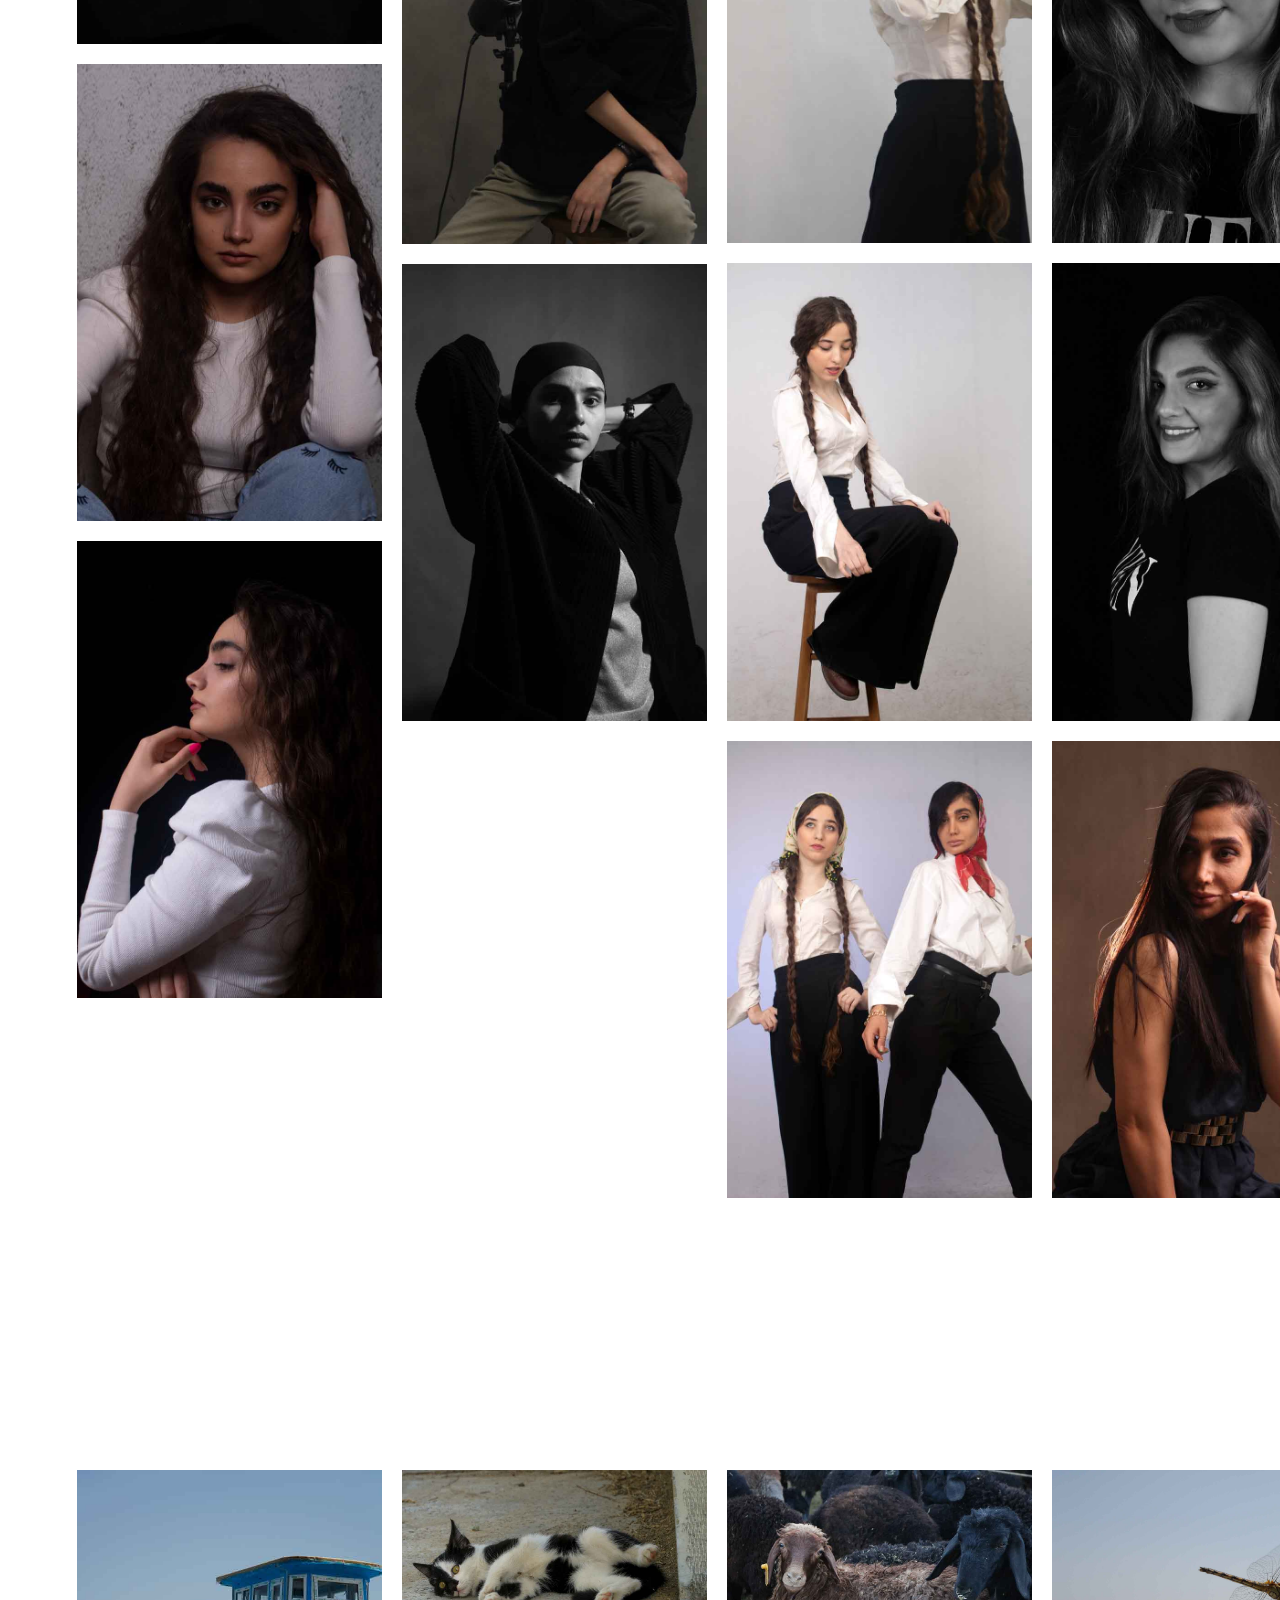
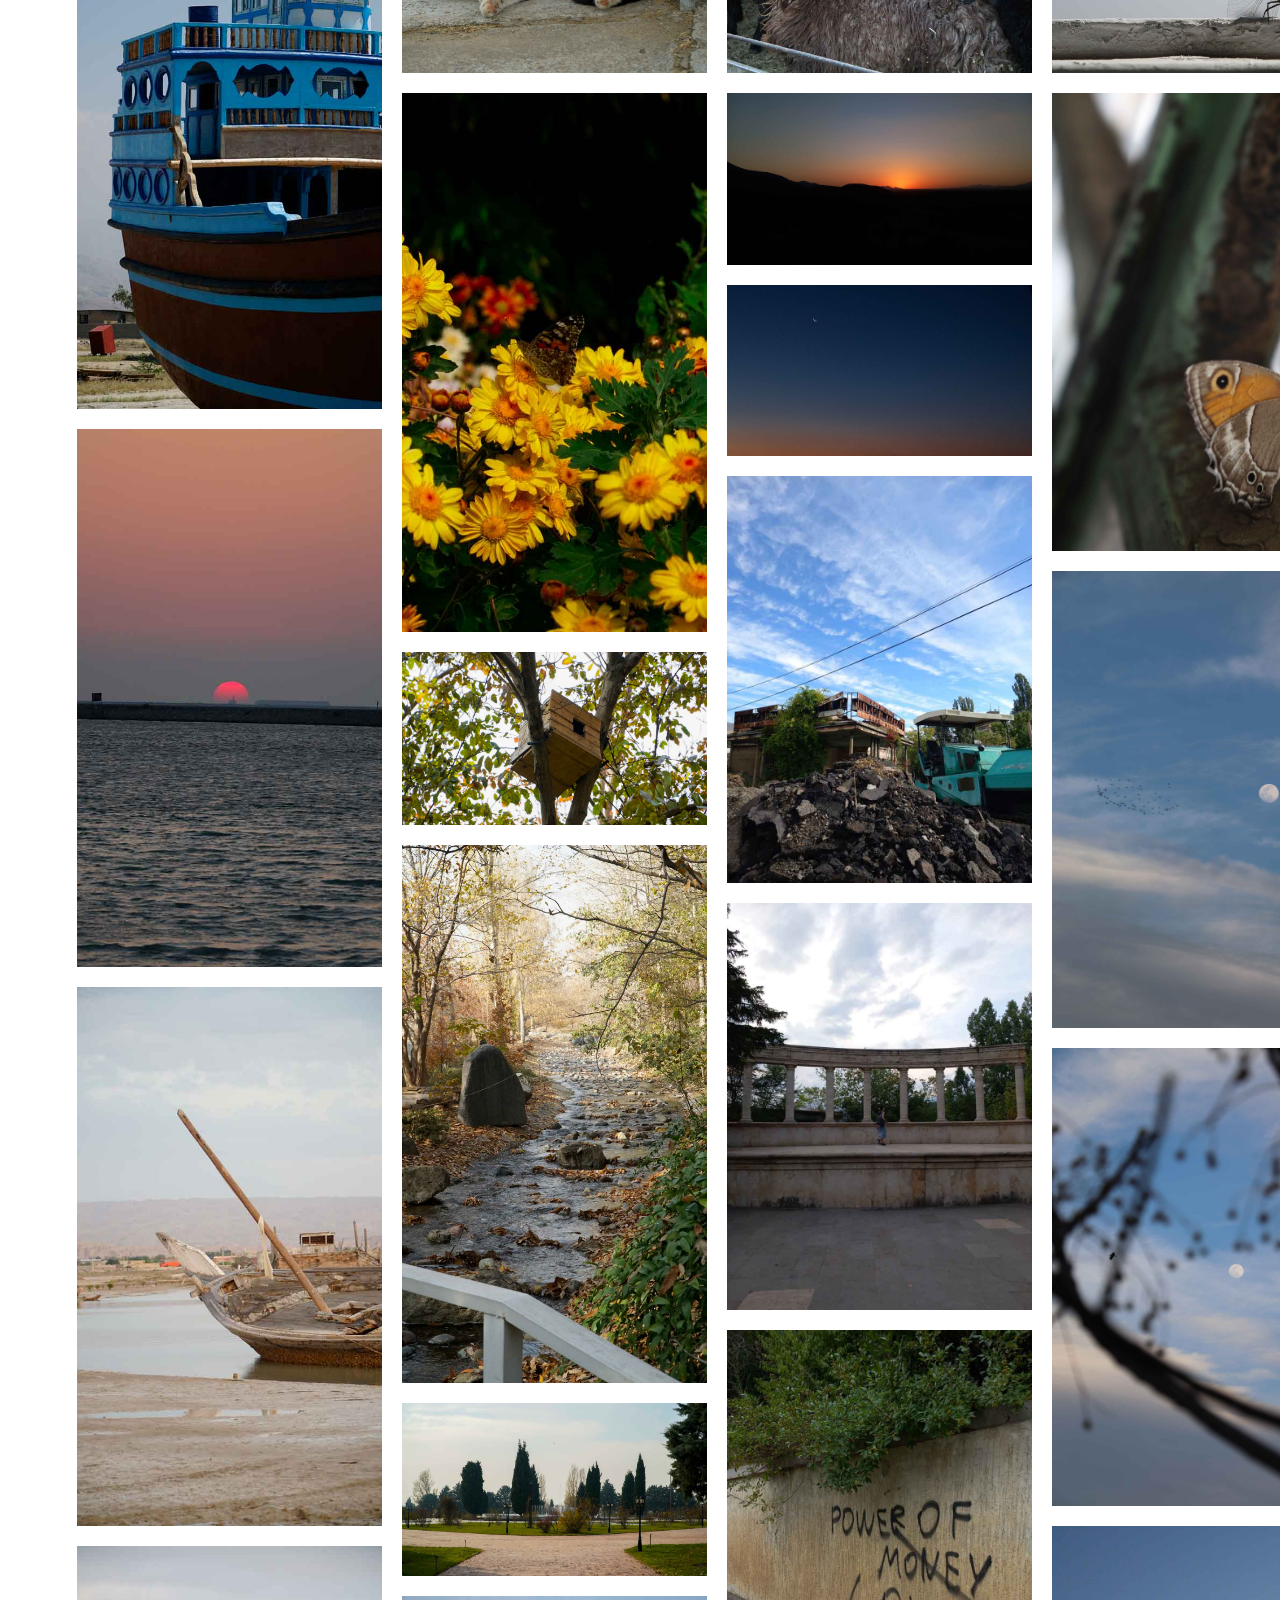
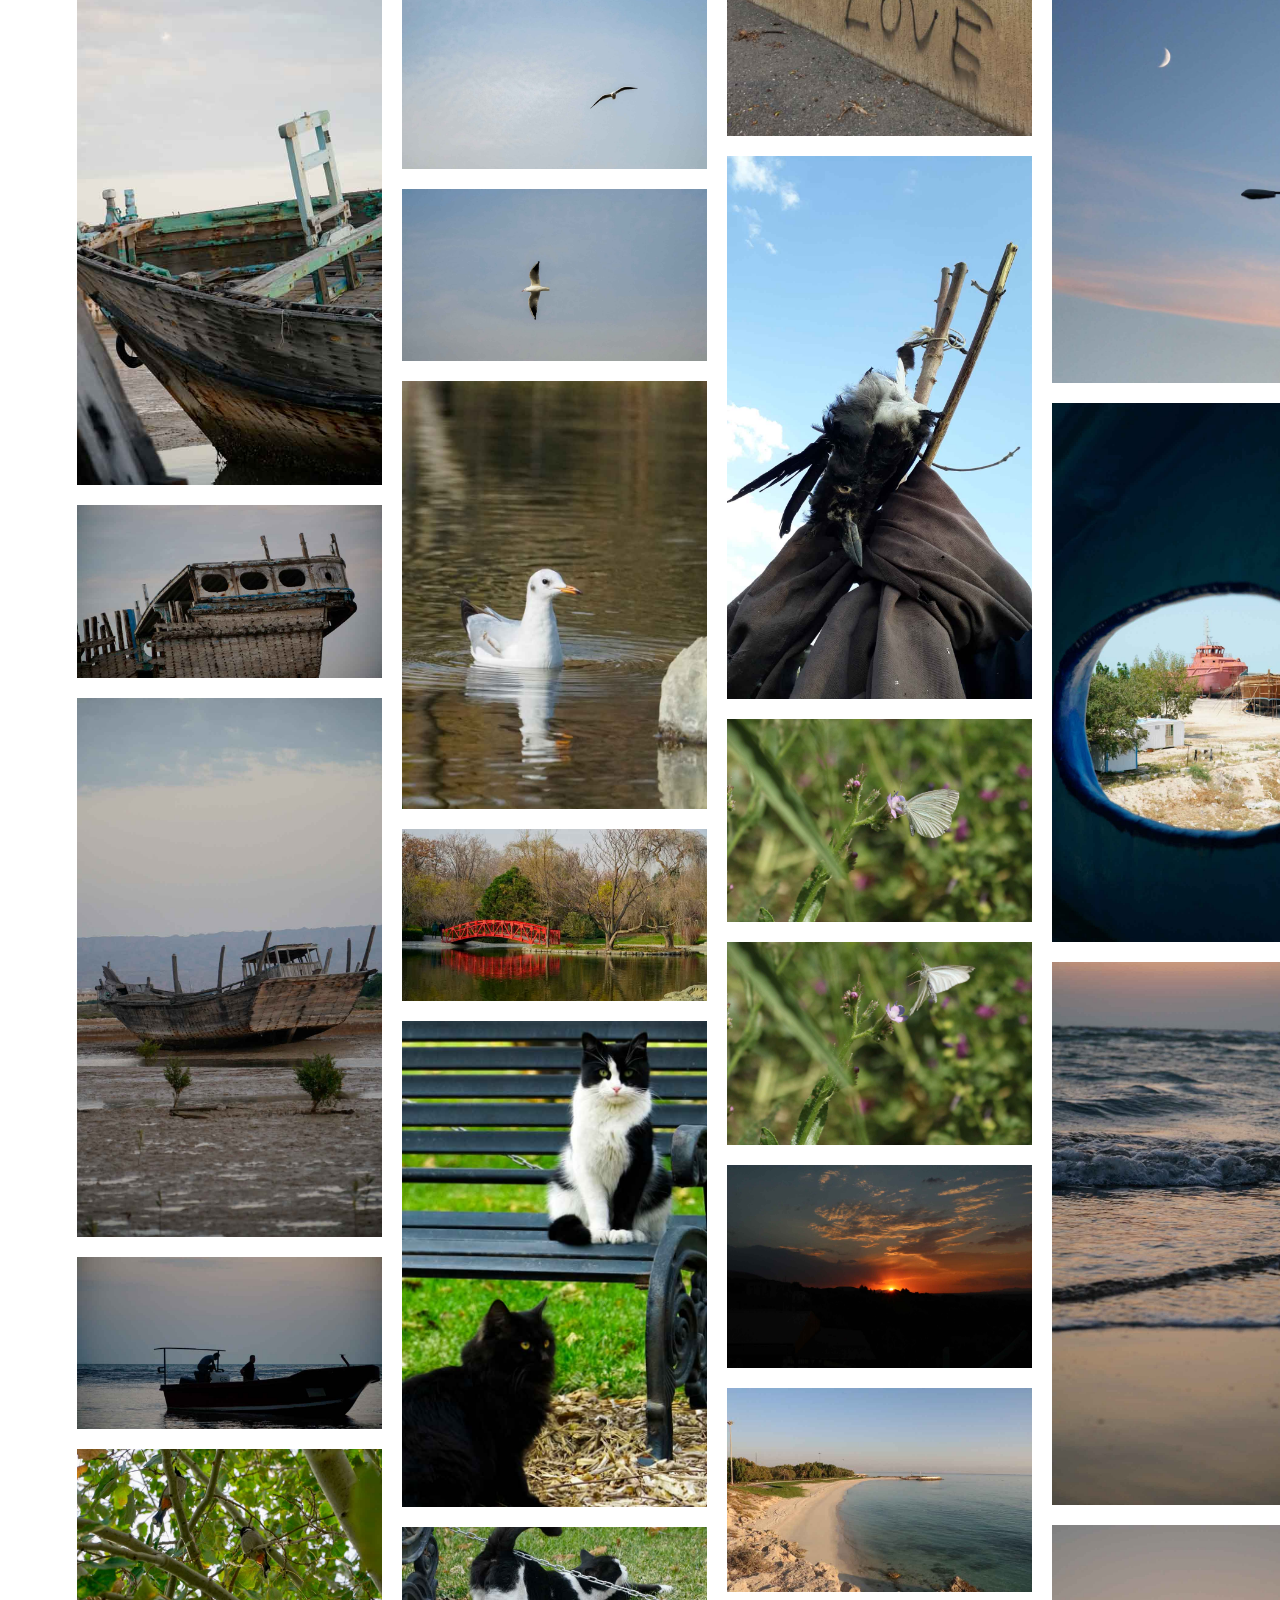
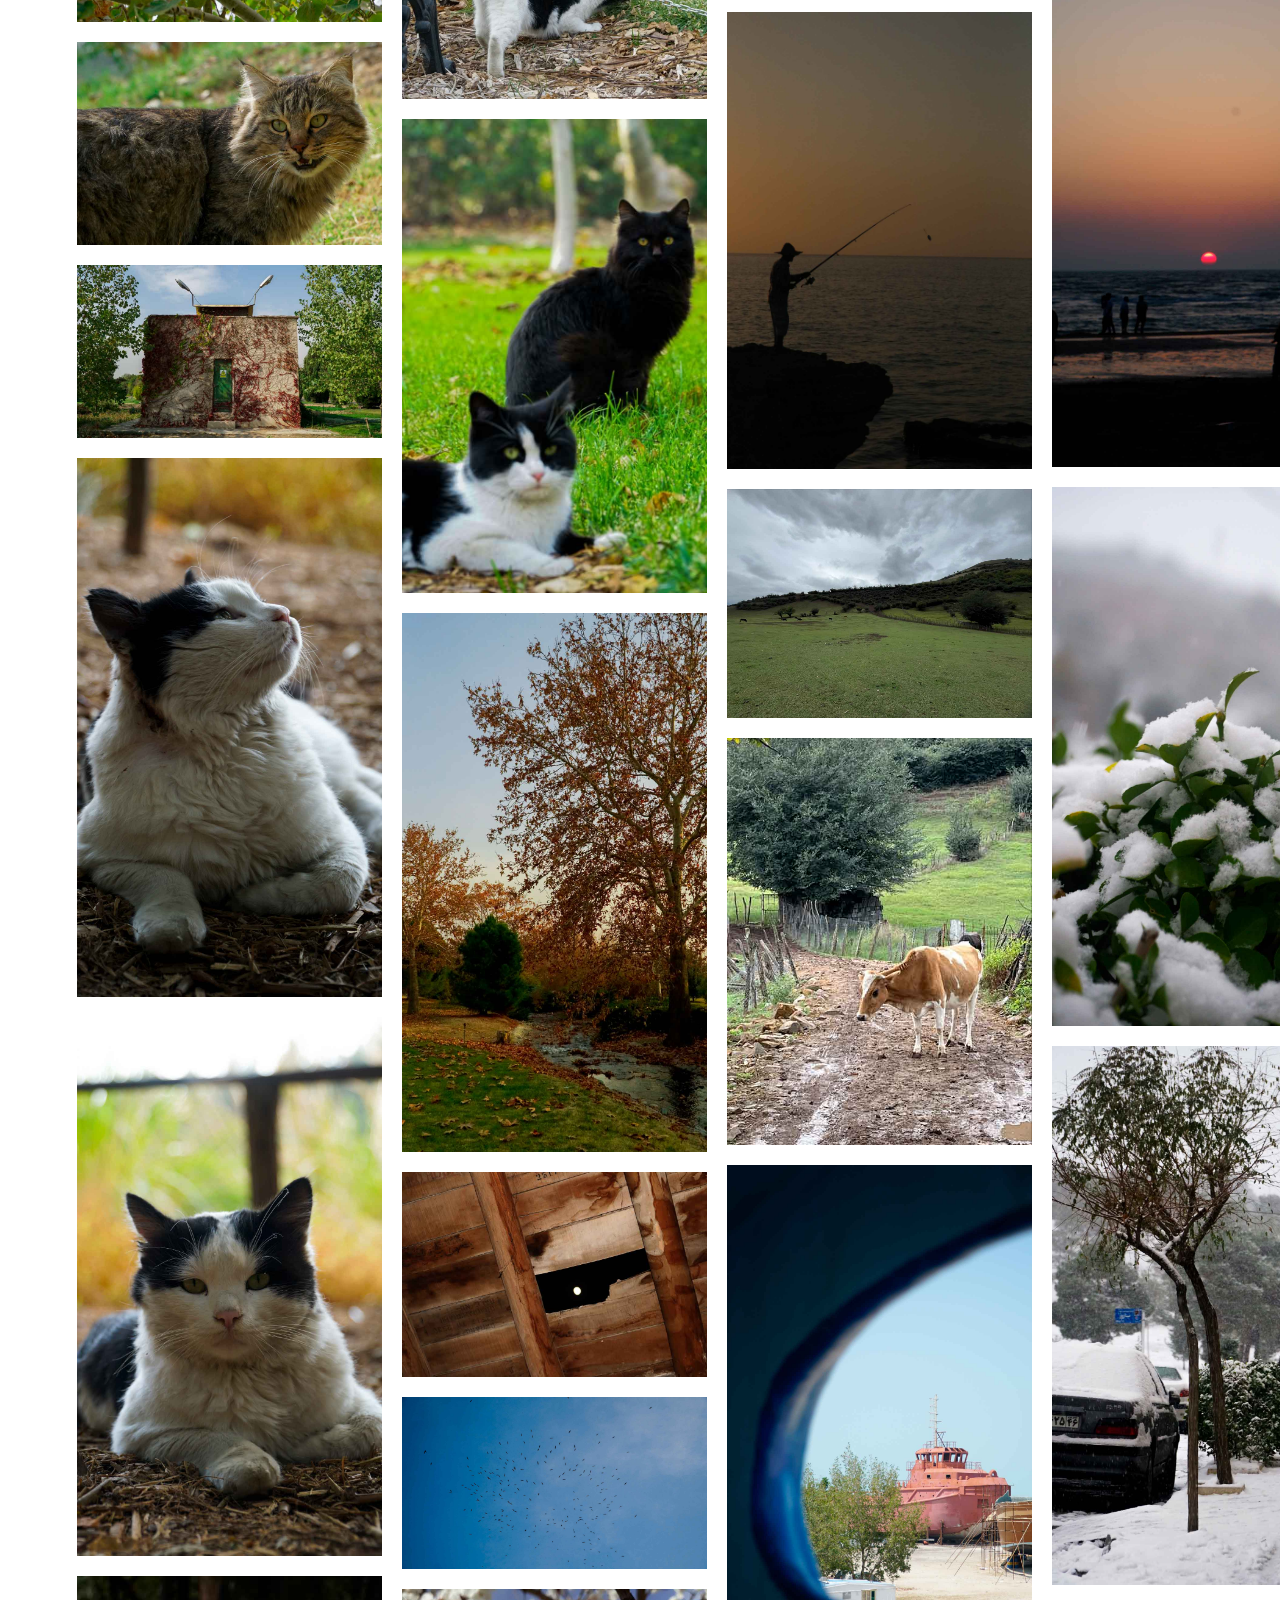
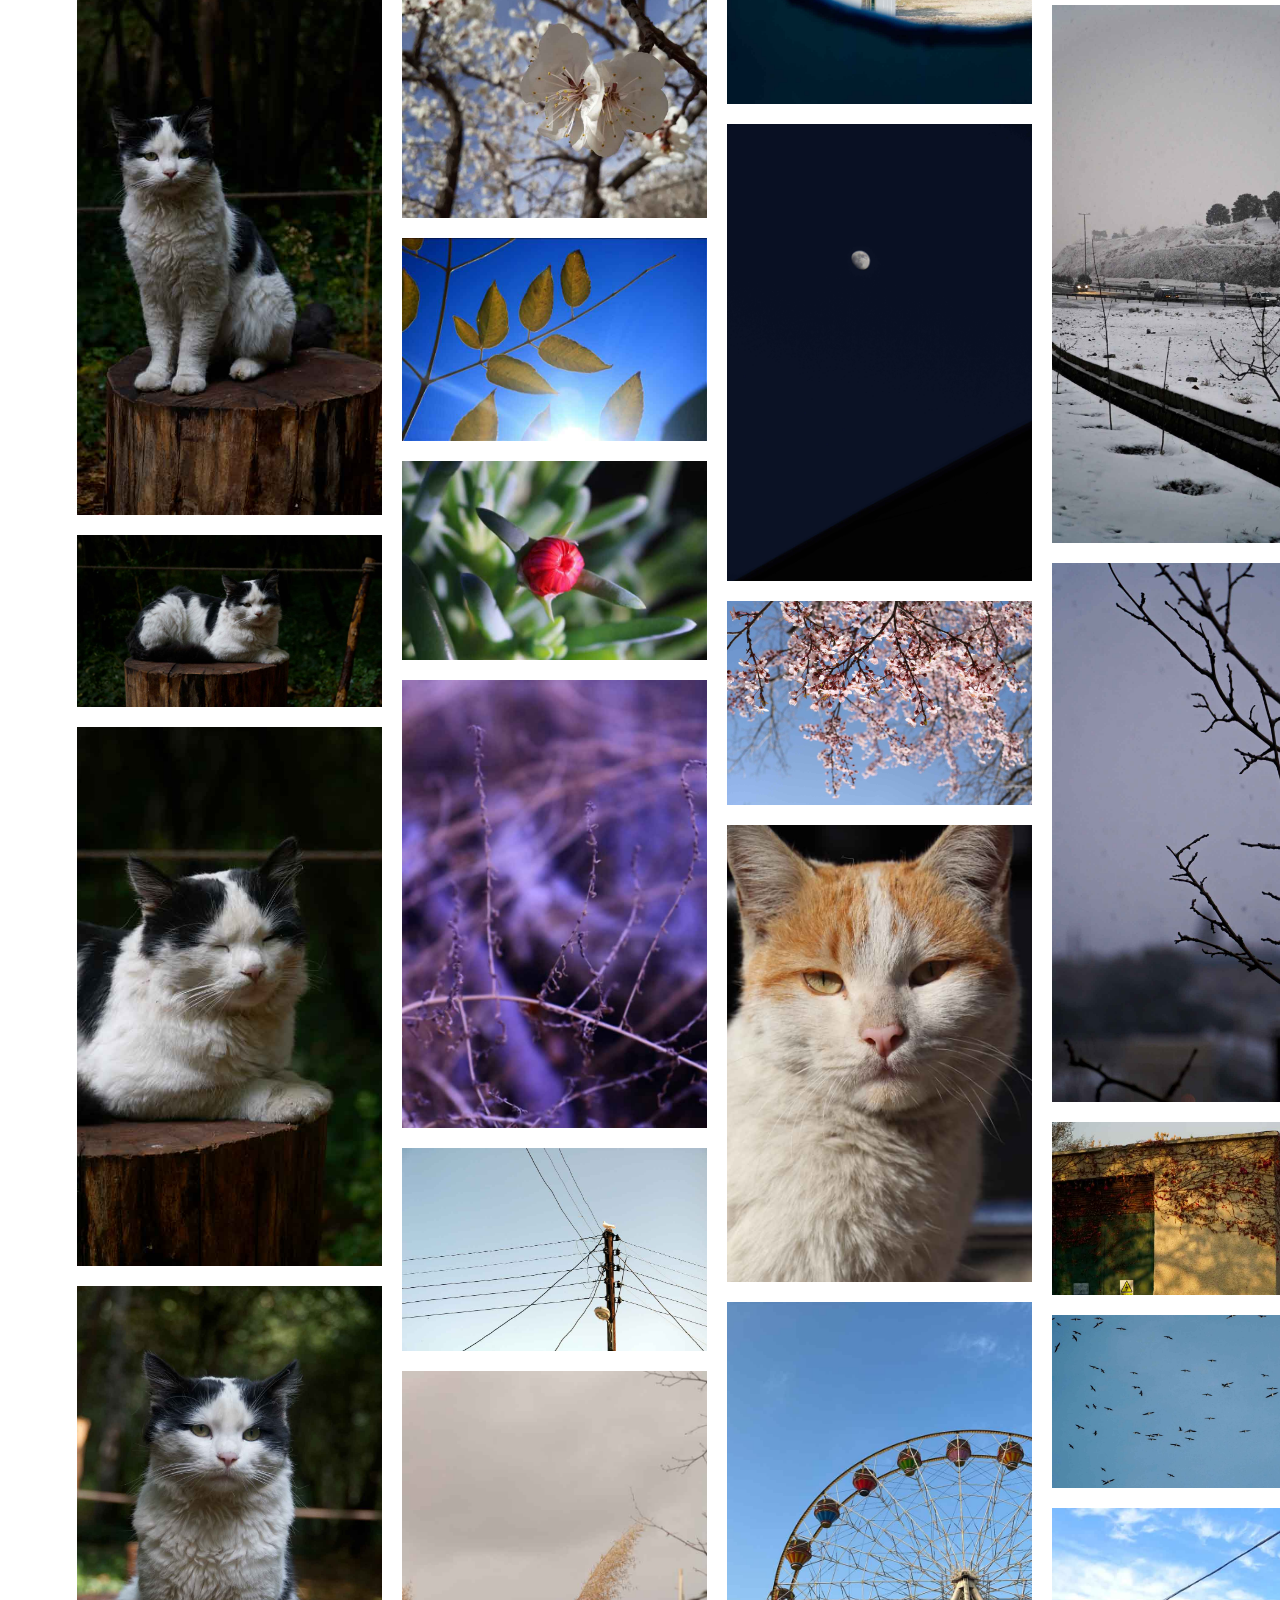
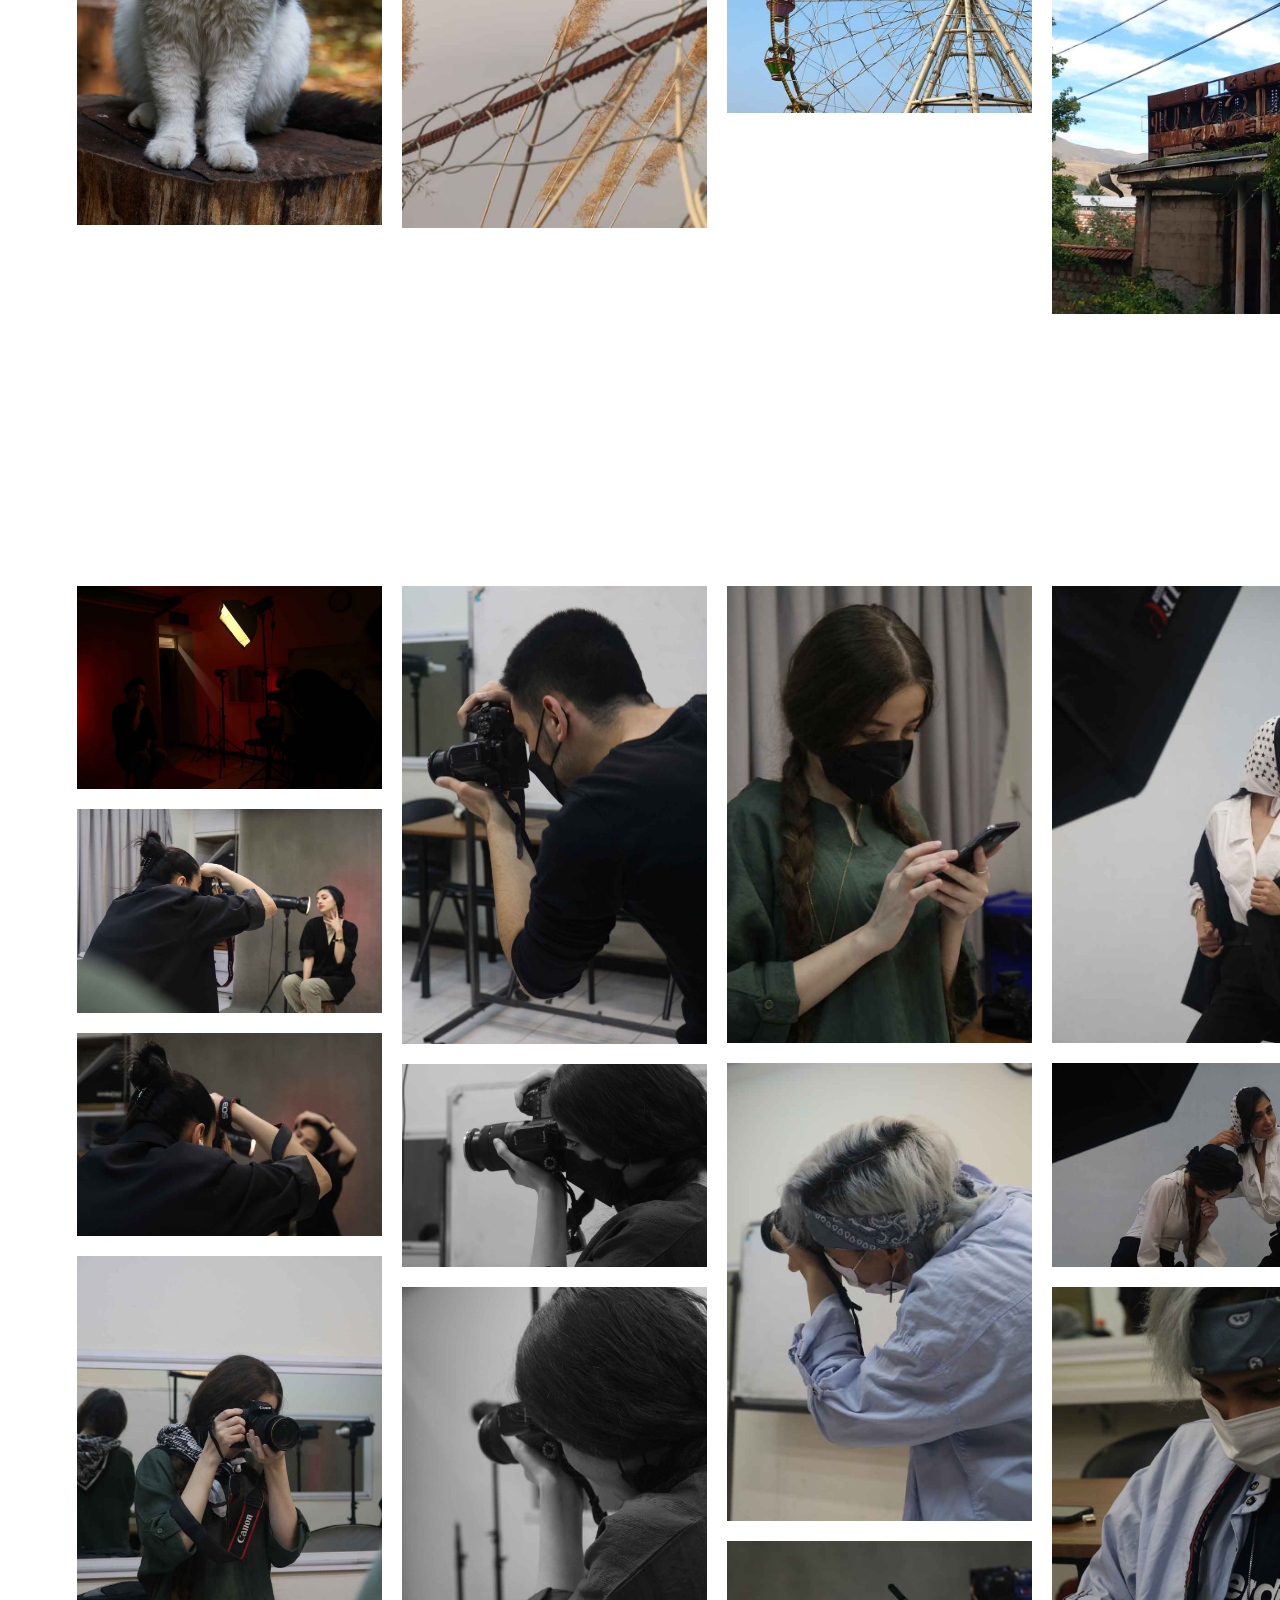
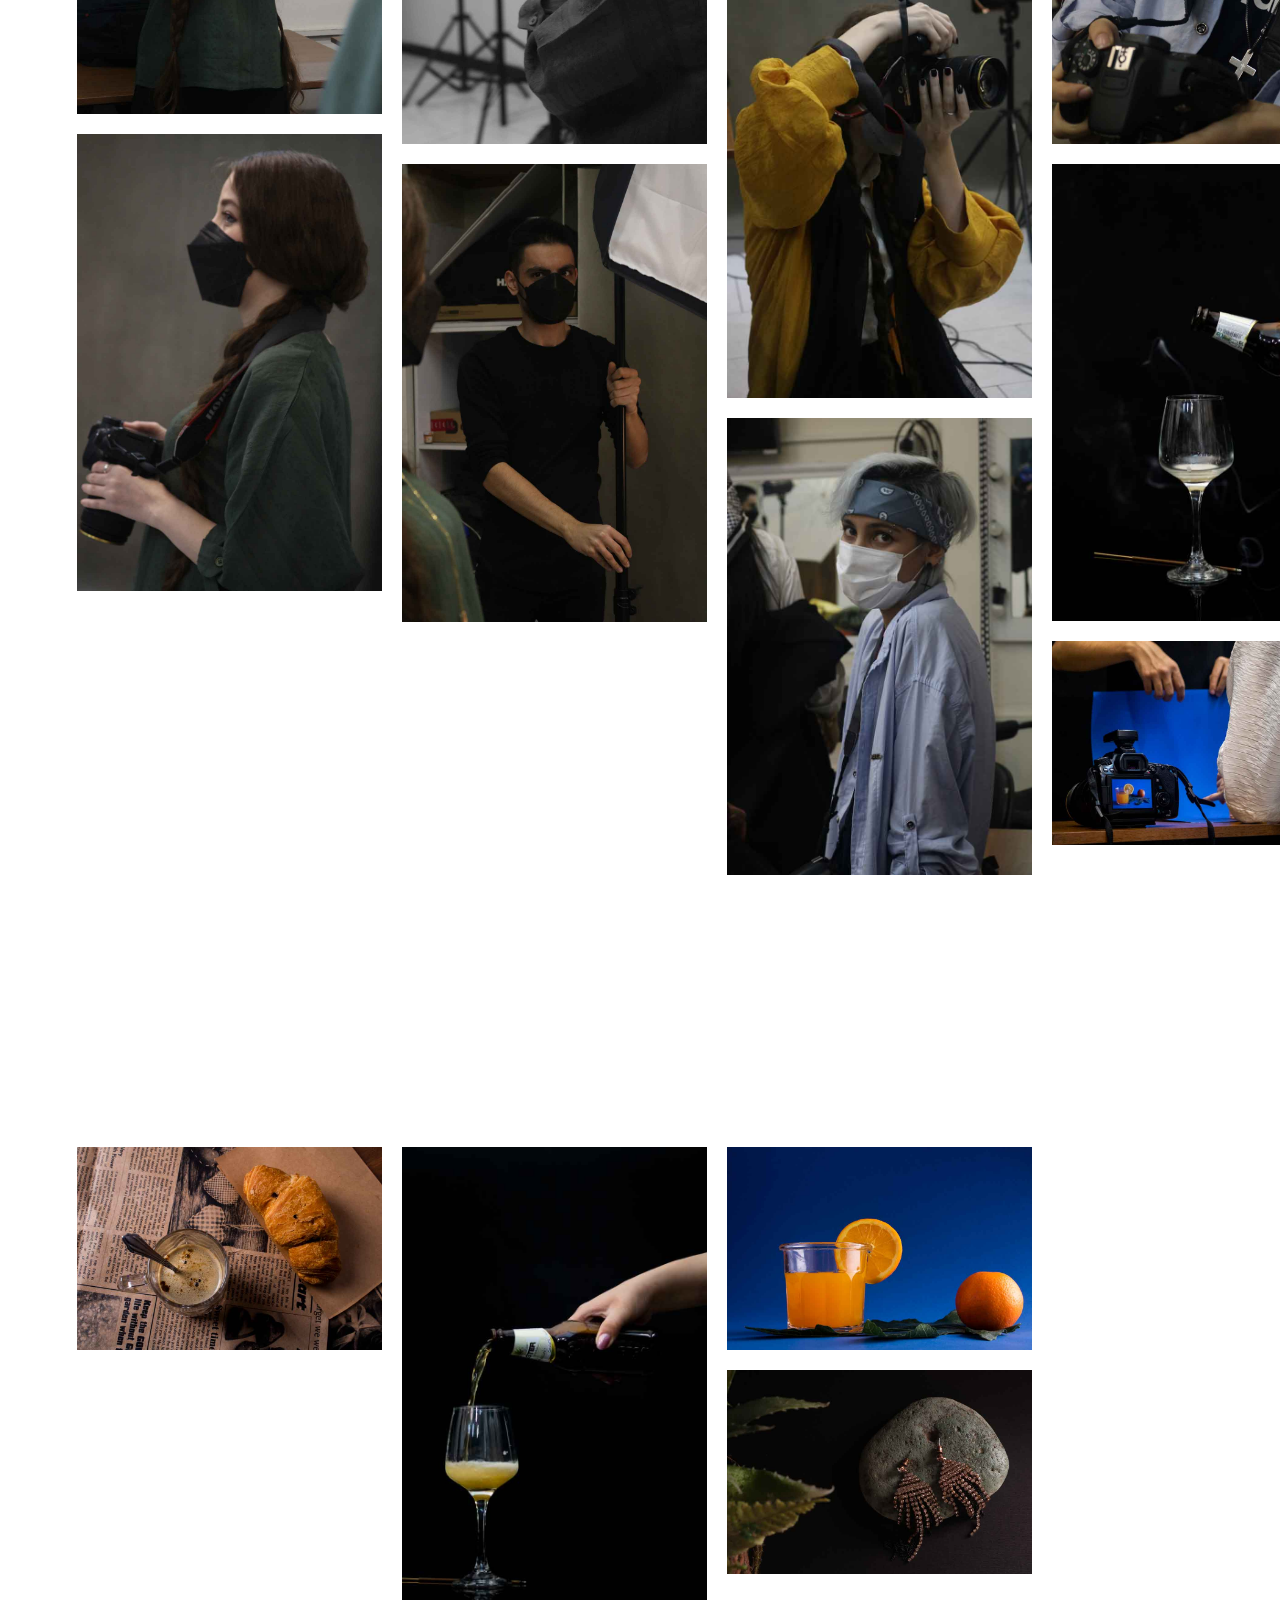
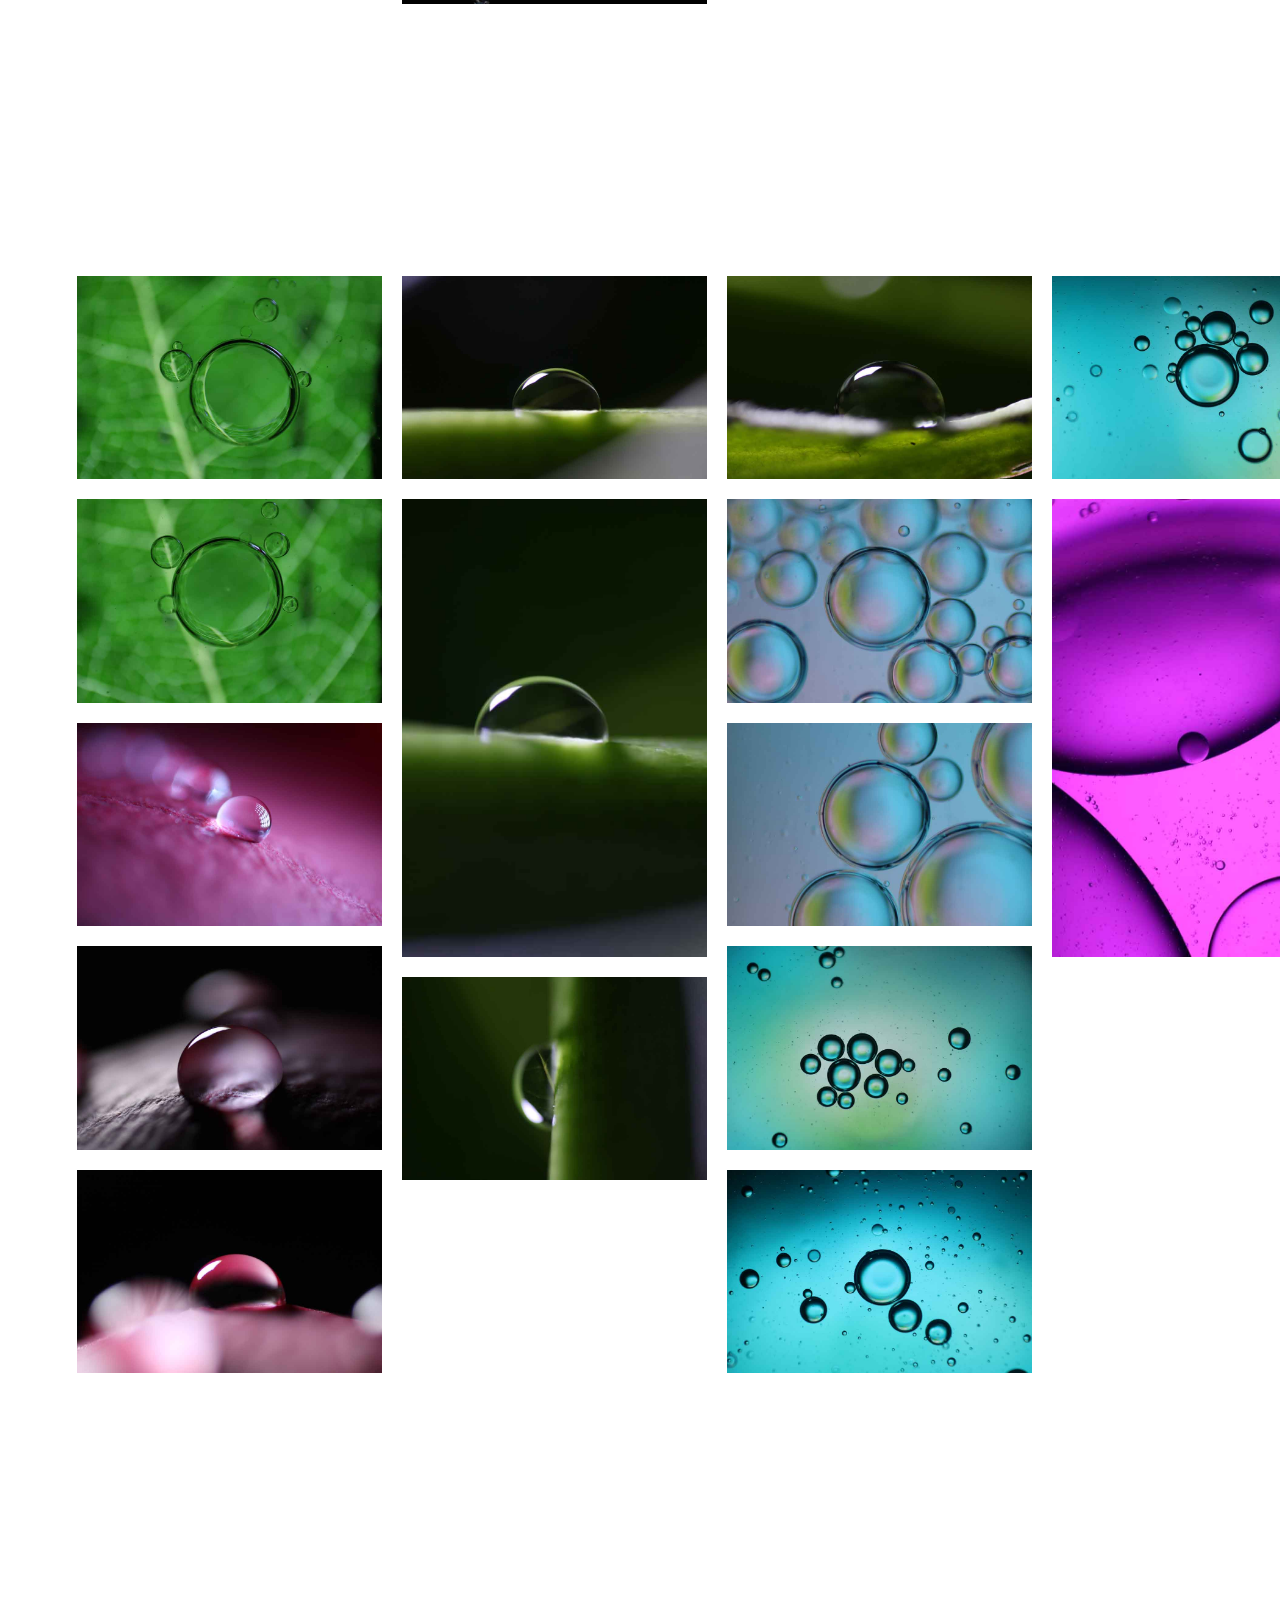
<file: works/photos/index.html>
<!DOCTYPE html>
<html lang="en">

<head>

    <meta charset="UTF-8">

    <meta
        name="viewport"
        content="width=device-width, initial-scale=1.0"
    >

    <title>Photography | Hermann Naser</title>

    <!-- SEO -->

    <meta
        name="description"
        content="Photography portfolio of Hermann Naser, featuring portrait, scene, backstage, commercial, and macro photography."
    >

    <meta
        name="keywords"
        content="Hermann Naser, photography portfolio, portrait photography, scene photography, backstage photography, commercial photography, macro photography"
    >

    <meta
        name="author"
        content="Hermann Naser"
    >

    <meta
        name="robots"
        content="index, follow"
    >

    <meta
        name="googlebot"
        content="index, follow"
    >

    <!-- Canonical -->

    <link
        rel="canonical"
        href="https://hermannnaser.github.io/portfolio/works/photos/"
    >

    <!-- Open Graph -->

    <meta
        property="og:type"
        content="website"
    >

    <meta
        property="og:title"
        content="Photography | Hermann Naser"
    >

    <meta
        property="og:description"
        content="Photography portfolio of Hermann Naser."
    >

    <meta
        property="og:image"
        content="https://hermannnaser.github.io/portfolio/images/og-image.webp"
    >

    <meta
        property="og:url"
        content="https://hermannnaser.github.io/portfolio/works/photos/"
    >

    <meta
        property="og:site_name"
        content="Hermann Naser Portfolio"
    >

    <!-- Favicon -->

    <link
        rel="icon"
        href="../../favicon.ico"
        type="image/x-icon"
    >

    <!-- Main CSS -->

    <link
        rel="stylesheet"
        href="../../themes/default/css/style.css"
    >

    <!-- Works CSS -->

    <link
        rel="stylesheet"
        href="../../themes/default/css/works.css"
    >

</head>


<body>


<!-- =========================================
     HEADER / NAVIGATION
     ========================================= -->

<header class="site-header">

    <nav
        class="main-navigation"
        aria-label="Main Navigation"
    >

        <input
            type="checkbox"
            id="menu-toggle"
            class="menu-toggle"
            aria-label="Open navigation menu"
        >


        <label
            for="menu-toggle"
            class="menu-button"
        >

            <img
                src="../../themes/default/images/menu.png"
                alt="Open navigation menu"
                class="menu-icon menu-icon-normal"
            >

            <img
                src="../../themes/default/images/menu-hover.png"
                alt=""
                class="menu-icon menu-icon-hover"
                aria-hidden="true"
            >

        </label>


        <div class="menu-overlay"></div>


        <div class="navigation-menu">

            <ul>

                <li>
                    <a href="../../index.html">
                        Home
                    </a>
                </li>


                <li>
                    <a href="../../about/index.html">
                        About
                    </a>
                </li>


                <li class="has-submenu">

                    <input
                        type="checkbox"
                        id="works-toggle"
                        class="works-toggle"
                    >

                    <label
                        for="works-toggle"
                        class="works-label"
                    >
                        Works
                    </label>


                    <ul class="submenu">

                        <li>
                            <a href="../articles/index.html">
                                Articles
                            </a>
                        </li>

                        <li>
                            <a href="../designs/index.html">
                                Designs
                            </a>
                        </li>

                        <li>
                            <a href="../photos/index.html">
                                Photos
                            </a>
                        </li>

                        <li>
                            <a href="../videos/index.html">
                                Videos
                            </a>
                        </li>

                    </ul>

                </li>


                <li>
                    <a href="../../contact/index.html">
                        Contact
                    </a>
                </li>

            </ul>

        </div>

    </nav>

</header>


<!-- =========================================
     MAIN
     ========================================= -->

<main class="works-page photography-page">


    <!-- PAGE INTRO -->

    <section class="works-intro">

        <p class="works-label">
            WORKS
        </p>

        <h1>
            Photography
        </h1>

    </section>


    <!-- =====================================
         PORTRAIT
         ===================================== -->

    <section class="photo-category">

        <div class="photo-category-header">

            <span class="photo-category-number">
                01
            </span>

            <div>

                <h2>
                    Portrait
                </h2>

                <p>
                    Portrait Photography
                </p>

            </div>

        </div>


        <div class="photo-grid">

            <a href="../../media/photography/portrait/01.jpg" class="photo-item">
                <img src="../../media/photography/portrait/01.jpg" alt="Portrait photograph 01" loading="lazy">
                <span class="photo-number">01</span>
            </a>

            <a href="../../media/photography/portrait/02.jpg" class="photo-item">
                <img src="../../media/photography/portrait/02.jpg" alt="Portrait photograph 02" loading="lazy">
                <span class="photo-number">02</span>
            </a>

            <a href="../../media/photography/portrait/03.jpg" class="photo-item">
                <img src="../../media/photography/portrait/03.jpg" alt="Portrait photograph 03" loading="lazy">
                <span class="photo-number">03</span>
            </a>

            <a href="../../media/photography/portrait/04.jpg" class="photo-item">
                <img src="../../media/photography/portrait/04.jpg" alt="Portrait photograph 04" loading="lazy">
                <span class="photo-number">04</span>
            </a>

            <a href="../../media/photography/portrait/05.jpg" class="photo-item">
                <img src="../../media/photography/portrait/05.jpg" alt="Portrait photograph 05" loading="lazy">
                <span class="photo-number">05</span>
            </a>

            <a href="../../media/photography/portrait/06.jpg" class="photo-item">
                <img src="../../media/photography/portrait/06.jpg" alt="Portrait photograph 06" loading="lazy">
                <span class="photo-number">06</span>
            </a>

            <a href="../../media/photography/portrait/07.jpg" class="photo-item">
                <img src="../../media/photography/portrait/07.jpg" alt="Portrait photograph 07" loading="lazy">
                <span class="photo-number">07</span>
            </a>

            <a href="../../media/photography/portrait/08.jpg" class="photo-item">
                <img src="../../media/photography/portrait/08.jpg" alt="Portrait photograph 08" loading="lazy">
                <span class="photo-number">08</span>
            </a>

            <a href="../../media/photography/portrait/09.jpg" class="photo-item">
                <img src="../../media/photography/portrait/09.jpg" alt="Portrait photograph 09" loading="lazy">
                <span class="photo-number">09</span>
            </a>

            <a href="../../media/photography/portrait/10.jpg" class="photo-item">
                <img src="../../media/photography/portrait/10.jpg" alt="Portrait photograph 10" loading="lazy">
                <span class="photo-number">10</span>
            </a>

            <a href="../../media/photography/portrait/11.jpg" class="photo-item">
                <img src="../../media/photography/portrait/11.jpg" alt="Portrait photograph 11">
                <span class="photo-number">11</span>
            </a>

            <a href="../../media/photography/portrait/12.jpg" class="photo-item">
                <img src="../../media/photography/portrait/12.jpg" alt="Portrait photograph 12" loading="lazy">
                <span class="photo-number">12</span>
            </a>

            <a href="../../media/photography/portrait/13.jpg" class="photo-item">
                <img src="../../media/photography/portrait/13.jpg" alt="Portrait photograph 13" loading="lazy">
                <span class="photo-number">13</span>
            </a>

            <a href="../../media/photography/portrait/14.jpg" class="photo-item">
                <img src="../../media/photography/portrait/14.jpg" alt="Portrait photograph 14" loading="lazy">
                <span class="photo-number">14</span>
            </a>

            <a href="../../media/photography/portrait/15.jpg" class="photo-item">
                <img src="../../media/photography/portrait/15.jpg" alt="Portrait photograph 15" loading="lazy">
                <span class="photo-number">15</span>
            </a>

            <a href="../../media/photography/portrait/16.jpg" class="photo-item">
                <img src="../../media/photography/portrait/16.jpg" alt="Portrait photograph 16" loading="lazy">
                <span class="photo-number">16</span>
            </a>

            <a href="../../media/photography/portrait/17.jpg" class="photo-item">
                <img src="../../media/photography/portrait/17.jpg" alt="Portrait photograph 17" loading="lazy">
                <span class="photo-number">17</span>
            </a>

            <a href="../../media/photography/portrait/18.jpg" class="photo-item">
                <img src="../../media/photography/portrait/18.jpg" alt="Portrait photograph 18" loading="lazy">
                <span class="photo-number">18</span>
            </a>

            <a href="../../media/photography/portrait/19.jpg" class="photo-item">
                <img src="../../media/photography/portrait/19.jpg" alt="Portrait photograph 19" loading="lazy">
                <span class="photo-number">19</span>
            </a>

            <a href="../../media/photography/portrait/20.jpg" class="photo-item">
                <img src="../../media/photography/portrait/20.jpg" alt="Portrait photograph 20" loading="lazy">
                <span class="photo-number">20</span>
            </a>

            <a href="../../media/photography/portrait/21.jpg" class="photo-item">
                <img src="../../media/photography/portrait/21.jpg" alt="Portrait photograph 21" loading="lazy">
                <span class="photo-number">21</span>
            </a>

            <a href="../../media/photography/portrait/22.jpg" class="photo-item">
                <img src="../../media/photography/portrait/22.jpg" alt="Portrait photograph 22" loading="lazy">
                <span class="photo-number">22</span>
            </a>

            <a href="../../media/photography/portrait/23.jpg" class="photo-item">
                <img src="../../media/photography/portrait/23.jpg" alt="Portrait photograph 23" loading="lazy">
                <span class="photo-number">23</span>
            </a>

            <a href="../../media/photography/portrait/24.jpg" class="photo-item">
                <img src="../../media/photography/portrait/24.jpg" alt="Portrait photograph 24" loading="lazy">
                <span class="photo-number">24</span>
            </a>

            <a href="../../media/photography/portrait/25.jpg" class="photo-item">
                <img src="../../media/photography/portrait/25.jpg" alt="Portrait photograph 25" loading="lazy">
                <span class="photo-number">25</span>
            </a>

            <a href="../../media/photography/portrait/26.jpg" class="photo-item">
                <img src="../../media/photography/portrait/26.jpg" alt="Portrait photograph 26" loading="lazy">
                <span class="photo-number">26</span>
            </a>

            <a href="../../media/photography/portrait/27.jpg" class="photo-item">
                <img src="../../media/photography/portrait/27.jpg" alt="Portrait photograph 27" loading="lazy">
                <span class="photo-number">27</span>
            </a>

            <a href="../../media/photography/portrait/28.jpg" class="photo-item">
                <img src="../../media/photography/portrait/28.jpg" alt="Portrait photograph 28" loading="lazy">
                <span class="photo-number">28</span>
            </a>

            <a href="../../media/photography/portrait/29.jpg" class="photo-item">
                <img src="../../media/photography/portrait/29.jpg" alt="Portrait photograph 29" loading="lazy">
                <span class="photo-number">29</span>
            </a>

            <a href="../../media/photography/portrait/30.jpg" class="photo-item">
                <img src="../../media/photography/portrait/30.jpg" alt="Portrait photograph 30" loading="lazy">
                <span class="photo-number">30</span>
            </a>

            <a href="../../media/photography/portrait/31.jpg" class="photo-item">
                <img src="../../media/photography/portrait/31.jpg" alt="Portrait photograph 31" loading="lazy">
                <span class="photo-number">31</span>
            </a>

        </div>

    </section>


    <!-- =====================================
         SCENES
         ===================================== -->

    <section class="photo-category">

        <div class="photo-category-header">

            <span class="photo-category-number">
                02
            </span>

            <div>

                <h2>
                    Scenes
                </h2>

                <p>
                    Scene Photography
                </p>

            </div>

        </div>


        <div class="photo-grid">

            <a href="../../media/photography/scenes/01.jpg" class="photo-item"><img src="../../media/photography/scenes/01.jpg" alt="Scene photograph 01" loading="lazy"><span class="photo-number">01</span></a>
            <a href="../../media/photography/scenes/02.jpg" class="photo-item"><img src="../../media/photography/scenes/02.jpg" alt="Scene photograph 02" loading="lazy"><span class="photo-number">02</span></a>
            <a href="../../media/photography/scenes/03.jpg" class="photo-item"><img src="../../media/photography/scenes/03.jpg" alt="Scene photograph 03" loading="lazy"><span class="photo-number">03</span></a>
            <a href="../../media/photography/scenes/04.jpg" class="photo-item"><img src="../../media/photography/scenes/04.jpg" alt="Scene photograph 04" loading="lazy"><span class="photo-number">04</span></a>
            <a href="../../media/photography/scenes/05.jpg" class="photo-item"><img src="../../media/photography/scenes/05.jpg" alt="Scene photograph 05" loading="lazy"><span class="photo-number">05</span></a>
            <a href="../../media/photography/scenes/06.jpg" class="photo-item"><img src="../../media/photography/scenes/06.jpg" alt="Scene photograph 06" loading="lazy"><span class="photo-number">06</span></a>
            <a href="../../media/photography/scenes/07.jpg" class="photo-item"><img src="../../media/photography/scenes/07.jpg" alt="Scene photograph 07" loading="lazy"><span class="photo-number">07</span></a>
            <a href="../../media/photography/scenes/08.jpg" class="photo-item"><img src="../../media/photography/scenes/08.jpg" alt="Scene photograph 08" loading="lazy"><span class="photo-number">08</span></a>
            <a href="../../media/photography/scenes/09.jpg" class="photo-item"><img src="../../media/photography/scenes/09.jpg" alt="Scene photograph 09" loading="lazy"><span class="photo-number">09</span></a>
            <a href="../../media/photography/scenes/10.jpg" class="photo-item"><img src="../../media/photography/scenes/10.jpg" alt="Scene photograph 10" loading="lazy"><span class="photo-number">10</span></a>
            <a href="../../media/photography/scenes/11.jpg" class="photo-item"><img src="../../media/photography/scenes/11.jpg" alt="Scene photograph 11" loading="lazy"><span class="photo-number">11</span></a>
            <a href="../../media/photography/scenes/12.jpg" class="photo-item"><img src="../../media/photography/scenes/12.jpg" alt="Scene photograph 12" loading="lazy"><span class="photo-number">12</span></a>
            <a href="../../media/photography/scenes/13.jpg" class="photo-item"><img src="../../media/photography/scenes/13.jpg" alt="Scene photograph 13" loading="lazy"><span class="photo-number">13</span></a>
            <a href="../../media/photography/scenes/14.jpg" class="photo-item"><img src="../../media/photography/scenes/14.jpg" alt="Scene photograph 14" loading="lazy"><span class="photo-number">14</span></a>
            <a href="../../media/photography/scenes/15.jpg" class="photo-item"><img src="../../media/photography/scenes/15.jpg" alt="Scene photograph 15" loading="lazy"><span class="photo-number">15</span></a>
            <a href="../../media/photography/scenes/16.jpg" class="photo-item"><img src="../../media/photography/scenes/16.jpg" alt="Scene photograph 16" loading="lazy"><span class="photo-number">16</span></a>
            <a href="../../media/photography/scenes/17.jpg" class="photo-item"><img src="../../media/photography/scenes/17.jpg" alt="Scene photograph 17" loading="lazy"><span class="photo-number">17</span></a>
            <a href="../../media/photography/scenes/18.jpg" class="photo-item"><img src="../../media/photography/scenes/18.jpg" alt="Scene photograph 18" loading="lazy"><span class="photo-number">18</span></a>
            <a href="../../media/photography/scenes/19.jpg" class="photo-item"><img src="../../media/photography/scenes/19.jpg" alt="Scene photograph 19" loading="lazy"><span class="photo-number">19</span></a>
            <a href="../../media/photography/scenes/20.jpg" class="photo-item"><img src="../../media/photography/scenes/20.jpg" alt="Scene photograph 20" loading="lazy"><span class="photo-number">20</span></a>
            <a href="../../media/photography/scenes/21.jpg" class="photo-item"><img src="../../media/photography/scenes/21.jpg" alt="Scene photograph 21" loading="lazy"><span class="photo-number">21</span></a>
            <a href="../../media/photography/scenes/22.jpg" class="photo-item"><img src="../../media/photography/scenes/22.jpg" alt="Scene photograph 22" loading="lazy"><span class="photo-number">22</span></a>
            <a href="../../media/photography/scenes/23.jpg" class="photo-item"><img src="../../media/photography/scenes/23.jpg" alt="Scene photograph 23" loading="lazy"><span class="photo-number">23</span></a>
            <a href="../../media/photography/scenes/24.jpg" class="photo-item"><img src="../../media/photography/scenes/24.jpg" alt="Scene photograph 24" loading="lazy"><span class="photo-number">24</span></a>
            <a href="../../media/photography/scenes/25.jpg" class="photo-item"><img src="../../media/photography/scenes/25.jpg" alt="Scene photograph 25" loading="lazy"><span class="photo-number">25</span></a>
            <a href="../../media/photography/scenes/26.jpg" class="photo-item"><img src="../../media/photography/scenes/26.jpg" alt="Scene photograph 26" loading="lazy"><span class="photo-number">26</span></a>
            <a href="../../media/photography/scenes/27.jpg" class="photo-item"><img src="../../media/photography/scenes/27.jpg" alt="Scene photograph 27" loading="lazy"><span class="photo-number">27</span></a>
            <a href="../../media/photography/scenes/28.jpg" class="photo-item"><img src="../../media/photography/scenes/28.jpg" alt="Scene photograph 28" loading="lazy"><span class="photo-number">28</span></a>
            <a href="../../media/photography/scenes/29.jpg" class="photo-item"><img src="../../media/photography/scenes/29.jpg" alt="Scene photograph 29" loading="lazy"><span class="photo-number">29</span></a>
            <a href="../../media/photography/scenes/30.jpg" class="photo-item"><img src="../../media/photography/scenes/30.jpg" alt="Scene photograph 30" loading="lazy"><span class="photo-number">30</span></a>
            <a href="../../media/photography/scenes/31.jpg" class="photo-item"><img src="../../media/photography/scenes/31.jpg" alt="Scene photograph 31" loading="lazy"><span class="photo-number">31</span></a>
            <a href="../../media/photography/scenes/32.jpg" class="photo-item"><img src="../../media/photography/scenes/32.jpg" alt="Scene photograph 32" loading="lazy"><span class="photo-number">32</span></a>
            <a href="../../media/photography/scenes/33.jpg" class="photo-item"><img src="../../media/photography/scenes/33.jpg" alt="Scene photograph 33" loading="lazy"><span class="photo-number">33</span></a>
            <a href="../../media/photography/scenes/34.jpg" class="photo-item"><img src="../../media/photography/scenes/34.jpg" alt="Scene photograph 34" loading="lazy"><span class="photo-number">34</span></a>
            <a href="../../media/photography/scenes/35.jpg" class="photo-item"><img src="../../media/photography/scenes/35.jpg" alt="Scene photograph 35" loading="lazy"><span class="photo-number">35</span></a>
            <a href="../../media/photography/scenes/36.jpg" class="photo-item"><img src="../../media/photography/scenes/36.jpg" alt="Scene photograph 36" loading="lazy"><span class="photo-number">36</span></a>
            <a href="../../media/photography/scenes/37.jpg" class="photo-item"><img src="../../media/photography/scenes/37.jpg" alt="Scene photograph 37" loading="lazy"><span class="photo-number">37</span></a>
            <a href="../../media/photography/scenes/38.jpg" class="photo-item"><img src="../../media/photography/scenes/38.jpg" alt="Scene photograph 38" loading="lazy"><span class="photo-number">38</span></a>
            <a href="../../media/photography/scenes/39.jpg" class="photo-item"><img src="../../media/photography/scenes/39.jpg" alt="Scene photograph 39" loading="lazy"><span class="photo-number">39</span></a>
            <a href="../../media/photography/scenes/40.jpg" class="photo-item"><img src="../../media/photography/scenes/40.jpg" alt="Scene photograph 40" loading="lazy"><span class="photo-number">40</span></a>
            <a href="../../media/photography/scenes/41.jpg" class="photo-item"><img src="../../media/photography/scenes/41.jpg" alt="Scene photograph 41" loading="lazy"><span class="photo-number">41</span></a>
            <a href="../../media/photography/scenes/42.jpg" class="photo-item"><img src="../../media/photography/scenes/42.jpg" alt="Scene photograph 42" loading="lazy"><span class="photo-number">42</span></a>
            <a href="../../media/photography/scenes/43.jpg" class="photo-item"><img src="../../media/photography/scenes/43.jpg" alt="Scene photograph 43" loading="lazy"><span class="photo-number">43</span></a>
            <a href="../../media/photography/scenes/44.jpg" class="photo-item"><img src="../../media/photography/scenes/44.jpg" alt="Scene photograph 44" loading="lazy"><span class="photo-number">44</span></a>
            <a href="../../media/photography/scenes/45.jpg" class="photo-item"><img src="../../media/photography/scenes/45.jpg" alt="Scene photograph 45" loading="lazy"><span class="photo-number">45</span></a>
            <a href="../../media/photography/scenes/46.jpg" class="photo-item"><img src="../../media/photography/scenes/46.jpg" alt="Scene photograph 46" loading="lazy"><span class="photo-number">46</span></a>
            <a href="../../media/photography/scenes/47.jpg" class="photo-item"><img src="../../media/photography/scenes/47.jpg" alt="Scene photograph 47" loading="lazy"><span class="photo-number">47</span></a>
            <a href="../../media/photography/scenes/48.jpg" class="photo-item"><img src="../../media/photography/scenes/48.jpg" alt="Scene photograph 48" loading="lazy"><span class="photo-number">48</span></a>
            <a href="../../media/photography/scenes/49.jpg" class="photo-item"><img src="../../media/photography/scenes/49.jpg" alt="Scene photograph 49" loading="lazy"><span class="photo-number">49</span></a>
            <a href="../../media/photography/scenes/50.jpg" class="photo-item"><img src="../../media/photography/scenes/50.jpg" alt="Scene photograph 50" loading="lazy"><span class="photo-number">50</span></a>
            <a href="../../media/photography/scenes/51.jpg" class="photo-item"><img src="../../media/photography/scenes/51.jpg" alt="Scene photograph 51" loading="lazy"><span class="photo-number">51</span></a>
            <a href="../../media/photography/scenes/52.jpg" class="photo-item"><img src="../../media/photography/scenes/52.jpg" alt="Scene photograph 52" loading="lazy"><span class="photo-number">52</span></a>
            <a href="../../media/photography/scenes/53.jpg" class="photo-item"><img src="../../media/photography/scenes/53.jpg" alt="Scene photograph 53" loading="lazy"><span class="photo-number">53</span></a>
            <a href="../../media/photography/scenes/54.jpg" class="photo-item"><img src="../../media/photography/scenes/54.jpg" alt="Scene photograph 54" loading="lazy"><span class="photo-number">54</span></a>
            <a href="../../media/photography/scenes/55.jpg" class="photo-item"><img src="../../media/photography/scenes/55.jpg" alt="Scene photograph 55" loading="lazy"><span class="photo-number">55</span></a>
            <a href="../../media/photography/scenes/56.jpg" class="photo-item"><img src="../../media/photography/scenes/56.jpg" alt="Scene photograph 56" loading="lazy"><span class="photo-number">56</span></a>
            <a href="../../media/photography/scenes/57.jpg" class="photo-item"><img src="../../media/photography/scenes/57.jpg" alt="Scene photograph 57" loading="lazy"><span class="photo-number">57</span></a>
            <a href="../../media/photography/scenes/58.jpg" class="photo-item"><img src="../../media/photography/scenes/58.jpg" alt="Scene photograph 58" loading="lazy"><span class="photo-number">58</span></a>
            <a href="../../media/photography/scenes/59.jpg" class="photo-item"><img src="../../media/photography/scenes/59.jpg" alt="Scene photograph 59" loading="lazy"><span class="photo-number">59</span></a>
            <a href="../../media/photography/scenes/60.jpg" class="photo-item"><img src="../../media/photography/scenes/60.jpg" alt="Scene photograph 60" loading="lazy"><span class="photo-number">60</span></a>
            <a href="../../media/photography/scenes/61.jpg" class="photo-item"><img src="../../media/photography/scenes/61.jpg" alt="Scene photograph 61" loading="lazy"><span class="photo-number">61</span></a>
            <a href="../../media/photography/scenes/62.jpg" class="photo-item"><img src="../../media/photography/scenes/62.jpg" alt="Scene photograph 62" loading="lazy"><span class="photo-number">62</span></a>
            <a href="../../media/photography/scenes/63.jpg" class="photo-item"><img src="../../media/photography/scenes/63.jpg" alt="Scene photograph 63" loading="lazy"><span class="photo-number">63</span></a>
            <a href="../../media/photography/scenes/64.jpg" class="photo-item"><img src="../../media/photography/scenes/64.jpg" alt="Scene photograph 64" loading="lazy"><span class="photo-number">64</span></a>
            <a href="../../media/photography/scenes/65.jpg" class="photo-item"><img src="../../media/photography/scenes/65.jpg" alt="Scene photograph 65" loading="lazy"><span class="photo-number">65</span></a>
            <a href="../../media/photography/scenes/66.jpg" class="photo-item"><img src="../../media/photography/scenes/66.jpg" alt="Scene photograph 66" loading="lazy"><span class="photo-number">66</span></a>
            <a href="../../media/photography/scenes/67.jpg" class="photo-item"><img src="../../media/photography/scenes/67.jpg" alt="Scene photograph 67" loading="lazy"><span class="photo-number">67</span></a>
            <a href="../../media/photography/scenes/68.jpg" class="photo-item"><img src="../../media/photography/scenes/68.jpg" alt="Scene photograph 68" loading="lazy"><span class="photo-number">68</span></a>
            <a href="../../media/photography/scenes/69.jpg" class="photo-item"><img src="../../media/photography/scenes/69.jpg" alt="Scene photograph 69" loading="lazy"><span class="photo-number">69</span></a>
            <a href="../../media/photography/scenes/70.jpg" class="photo-item"><img src="../../media/photography/scenes/70.jpg" alt="Scene photograph 70" loading="lazy"><span class="photo-number">70</span></a>
            <a href="../../media/photography/scenes/71.jpg" class="photo-item"><img src="../../media/photography/scenes/71.jpg" alt="Scene photograph 71" loading="lazy"><span class="photo-number">71</span></a>

        </div>

    </section>


    <!-- =====================================
         BACKSTAGE
         ===================================== -->

    <section class="photo-category">

        <div class="photo-category-header">

            <span class="photo-category-number">
                03
            </span>

            <div>

                <h2>
                    Backstage
                </h2>

                <p>
                    Behind the Scenes
                </p>

            </div>

        </div>


        <div class="photo-grid">

            <a href="../../media/photography/backstage/01.jpg" class="photo-item"><img src="../../media/photography/backstage/01.jpg" alt="Backstage photograph 01" loading="lazy"><span class="photo-number">01</span></a>
            <a href="../../media/photography/backstage/02.jpg" class="photo-item"><img src="../../media/photography/backstage/02.jpg" alt="Backstage photograph 02" loading="lazy"><span class="photo-number">02</span></a>
            <a href="../../media/photography/backstage/03.jpg" class="photo-item"><img src="../../media/photography/backstage/03.jpg" alt="Backstage photograph 03" loading="lazy"><span class="photo-number">03</span></a>
            <a href="../../media/photography/backstage/04.jpg" class="photo-item"><img src="../../media/photography/backstage/04.jpg" alt="Backstage photograph 04" loading="lazy"><span class="photo-number">04</span></a>
            <a href="../../media/photography/backstage/05.jpg" class="photo-item"><img src="../../media/photography/backstage/05.jpg" alt="Backstage photograph 05" loading="lazy"><span class="photo-number">05</span></a>
            <a href="../../media/photography/backstage/06.jpg" class="photo-item"><img src="../../media/photography/backstage/06.jpg" alt="Backstage photograph 06" loading="lazy"><span class="photo-number">06</span></a>
            <a href="../../media/photography/backstage/07.jpg" class="photo-item"><img src="../../media/photography/backstage/07.jpg" alt="Backstage photograph 07" loading="lazy"><span class="photo-number">07</span></a>
            <a href="../../media/photography/backstage/08.jpg" class="photo-item"><img src="../../media/photography/backstage/08.jpg" alt="Backstage photograph 08" loading="lazy"><span class="photo-number">08</span></a>
            <a href="../../media/photography/backstage/09.jpg" class="photo-item"><img src="../../media/photography/backstage/09.jpg" alt="Backstage photograph 09" loading="lazy"><span class="photo-number">09</span></a>
            <a href="../../media/photography/backstage/10.jpg" class="photo-item"><img src="../../media/photography/backstage/10.jpg" alt="Backstage photograph 10" loading="lazy"><span class="photo-number">10</span></a>
            <a href="../../media/photography/backstage/11.jpg" class="photo-item"><img src="../../media/photography/backstage/11.jpg" alt="Backstage photograph 11" loading="lazy"><span class="photo-number">11</span></a>
            <a href="../../media/photography/backstage/12.jpg" class="photo-item"><img src="../../media/photography/backstage/12.jpg" alt="Backstage photograph 12" loading="lazy"><span class="photo-number">12</span></a>
            <a href="../../media/photography/backstage/13.jpg" class="photo-item"><img src="../../media/photography/backstage/13.jpg" alt="Backstage photograph 13" loading="lazy"><span class="photo-number">13</span></a>
            <a href="../../media/photography/backstage/14.jpg" class="photo-item"><img src="../../media/photography/backstage/14.jpg" alt="Backstage photograph 14" loading="lazy"><span class="photo-number">14</span></a>
            <a href="../../media/photography/backstage/15.jpg" class="photo-item"><img src="../../media/photography/backstage/15.jpg" alt="Backstage photograph 15" loading="lazy"><span class="photo-number">15</span></a>
            <a href="../../media/photography/backstage/16.jpg" class="photo-item"><img src="../../media/photography/backstage/16.jpg" alt="Backstage photograph 16" loading="lazy"><span class="photo-number">16</span></a>
            <a href="../../media/photography/backstage/17.jpg" class="photo-item"><img src="../../media/photography/backstage/17.jpg" alt="Backstage photograph 17" loading="lazy"><span class="photo-number">17</span></a>
            <a href="../../media/photography/backstage/18.jpg" class="photo-item"><img src="../../media/photography/backstage/18.jpg" alt="Backstage photograph 18" loading="lazy"><span class="photo-number">18</span></a>

        </div>

    </section>


    <!-- =====================================
         COMMERCIAL
         ===================================== -->

    <section class="photo-category">

        <div class="photo-category-header">

            <span class="photo-category-number">
                04
            </span>

            <div>

                <h2>
                    Commercial
                </h2>

                <p>
                    Commercial Photography
                </p>

            </div>

        </div>


        <div class="photo-grid">

            <a href="../../media/photography/commercial/01.jpg" class="photo-item"><img src="../../media/photography/commercial/01.jpg" alt="Commercial photograph 01" loading="lazy"><span class="photo-number">01</span></a>
            <a href="../../media/photography/commercial/02.jpg" class="photo-item"><img src="../../media/photography/commercial/02.jpg" alt="Commercial photograph 02" loading="lazy"><span class="photo-number">02</span></a>
            <a href="../../media/photography/commercial/03.jpg" class="photo-item"><img src="../../media/photography/commercial/03.jpg" alt="Commercial photograph 03" loading="lazy"><span class="photo-number">03</span></a>
            <a href="../../media/photography/commercial/04.jpg" class="photo-item"><img src="../../media/photography/commercial/04.jpg" alt="Commercial photograph 04" loading="lazy"><span class="photo-number">04</span></a>

        </div>

    </section>


    <!-- =====================================
         MACRO
         ===================================== -->

    <section class="photo-category">

        <div class="photo-category-header">

            <span class="photo-category-number">
                05
            </span>

            <div>

                <h2>
                    Macro
                </h2>

                <p>
                    Macro Photography
                </p>

            </div>

        </div>


        <div class="photo-grid">

            <a href="../../media/photography/macro/01.jpg" class="photo-item"><img src="../../media/photography/macro/01.jpg" alt="Macro photograph 01" loading="lazy"><span class="photo-number">01</span></a>
            <a href="../../media/photography/macro/02.jpg" class="photo-item"><img src="../../media/photography/macro/02.jpg" alt="Macro photograph 02" loading="lazy"><span class="photo-number">02</span></a>
            <a href="../../media/photography/macro/03.jpg" class="photo-item"><img src="../../media/photography/macro/03.jpg" alt="Macro photograph 03" loading="lazy"><span class="photo-number">03</span></a>
            <a href="../../media/photography/macro/04.jpg" class="photo-item"><img src="../../media/photography/macro/04.jpg" alt="Macro photograph 04" loading="lazy"><span class="photo-number">04</span></a>
            <a href="../../media/photography/macro/05.jpg" class="photo-item"><img src="../../media/photography/macro/05.jpg" alt="Macro photograph 05" loading="lazy"><span class="photo-number">05</span></a>
            <a href="../../media/photography/macro/06.jpg" class="photo-item"><img src="../../media/photography/macro/06.jpg" alt="Macro photograph 06" loading="lazy"><span class="photo-number">06</span></a>
            <a href="../../media/photography/macro/07.jpg" class="photo-item"><img src="../../media/photography/macro/07.jpg" alt="Macro photograph 07" loading="lazy"><span class="photo-number">07</span></a>
            <a href="../../media/photography/macro/08.jpg" class="photo-item"><img src="../../media/photography/macro/08.jpg" alt="Macro photograph 08" loading="lazy"><span class="photo-number">08</span></a>
            <a href="../../media/photography/macro/09.jpg" class="photo-item"><img src="../../media/photography/macro/09.jpg" alt="Macro photograph 09" loading="lazy"><span class="photo-number">09</span></a>
            <a href="../../media/photography/macro/10.jpg" class="photo-item"><img src="../../media/photography/macro/10.jpg" alt="Macro photograph 10" loading="lazy"><span class="photo-number">10</span></a>
            <a href="../../media/photography/macro/11.jpg" class="photo-item"><img src="../../media/photography/macro/11.jpg" alt="Macro photograph 11" loading="lazy"><span class="photo-number">11</span></a>
            <a href="../../media/photography/macro/12.jpg" class="photo-item"><img src="../../media/photography/macro/12.jpg" alt="Macro photograph 12" loading="lazy"><span class="photo-number">12</span></a>
            <a href="../../media/photography/macro/13.jpg" class="photo-item"><img src="../../media/photography/macro/13.jpg" alt="Macro photograph 13" loading="lazy"><span class="photo-number">13</span></a>
            <a href="../../media/photography/macro/14.jpg" class="photo-item"><img src="../../media/photography/macro/14.jpg" alt="Macro photograph 14" loading="lazy"><span class="photo-number">14</span></a>
            <a href="../../media/photography/macro/15.jpg" class="photo-item"><img src="../../media/photography/macro/15.jpg" alt="Macro photograph 15" loading="lazy"><span class="photo-number">15</span></a>

        </div>

    </section>
    <!-- =====================================
     OPEN STATE
===================================== -->

<section class="photo-category open-state-category">

    <div class="photo-category-header">
        <span class="photo-category-number">06</span>

        <div>
            <h2>Open State</h2>
            <p>
                Photographic documentation of
                <em>Open State</em>, a participatory
                performance-installation by Neda Naser,
                capturing moments of interaction, movement,
                and collective presence as they unfold in space.
            </p>
        </div>
    </div>

    <div class="photo-grid open-state-grid">

        <a href="../../media/photography/shamis/01.jpg" class="photo-item">
            <img src="../../media/photography/shamis/01.jpg" alt="Open State — photograph 01" loading="lazy">
            <span class="photo-number">01</span>
        </a>

        <a href="../../media/photography/shamis/02.jpg" class="photo-item">
            <img src="../../media/photography/shamis/02.jpg" alt="Open State — photograph 02" loading="lazy">
            <span class="photo-number">02</span>
        </a>

        <a href="../../media/photography/shamis/03.jpg" class="photo-item">
            <img src="../../media/photography/shamis/03.jpg" alt="Open State — photograph 03" loading="lazy">
            <span class="photo-number">03</span>
        </a>

        <a href="../../media/photography/shamis/04.jpg" class="photo-item">
            <img src="../../media/photography/shamis/04.jpg" alt="Open State — photograph 04" loading="lazy">
            <span class="photo-number">04</span>
        </a>

        <a href="../../media/photography/shamis/05.jpg" class="photo-item">
            <img src="../../media/photography/shamis/05.jpg" alt="Open State — photograph 05" loading="lazy">
            <span class="photo-number">05</span>
        </a>

        <a href="../../media/photography/shamis/06.jpg" class="photo-item">
            <img src="../../media/photography/shamis/06.jpg" alt="Open State — photograph 06" loading="lazy">
            <span class="photo-number">06</span>
        </a>

        <a href="../../media/photography/shamis/07.jpg" class="photo-item">
            <img src="../../media/photography/shamis/07.jpg" alt="Open State — photograph 07" loading="lazy">
            <span class="photo-number">07</span>
        </a>

        <a href="../../media/photography/shamis/08.jpg" class="photo-item">
            <img src="../../media/photography/shamis/08.jpg" alt="Open State — photograph 08" loading="lazy">
            <span class="photo-number">08</span>
        </a>

        <a href="../../media/photography/shamis/09.jpg" class="photo-item">
            <img src="../../media/photography/shamis/09.jpg" alt="Open State — photograph 09" loading="lazy">
            <span class="photo-number">09</span>
        </a>

        <a href="../../media/photography/shamis/10.jpg" class="photo-item">
            <img src="../../media/photography/shamis/10.jpg" alt="Open State — photograph 10" loading="lazy">
            <span class="photo-number">10</span>
        </a>

        <a href="../../media/photography/shamis/11.jpg" class="photo-item">
            <img src="../../media/photography/shamis/11.jpg" alt="Open State — photograph 11" loading="lazy">
            <span class="photo-number">11</span>
        </a>

        <a href="../../media/photography/shamis/12.jpg" class="photo-item">
            <img src="../../media/photography/shamis/12.jpg" alt="Open State — photograph 12" loading="lazy">
            <span class="photo-number">12</span>
        </a>

        <a href="../../media/photography/shamis/13.jpg" class="photo-item">
            <img src="../../media/photography/shamis/13.jpg" alt="Open State — photograph 13" loading="lazy">
            <span class="photo-number">13</span>
        </a>

        <a href="../../media/photography/shamis/14.jpg" class="photo-item">
            <img src="../../media/photography/shamis/14.jpg" alt="Open State — photograph 14" loading="lazy">
            <span class="photo-number">14</span>
        </a>

        <a href="../../media/photography/shamis/15.jpg" class="photo-item">
            <img src="../../media/photography/shamis/15.jpg" alt="Open State — photograph 15" loading="lazy">
            <span class="photo-number">15</span>
        </a>

        <a href="../../media/photography/shamis/16.jpg" class="photo-item">
            <img src="../../media/photography/shamis/16.jpg" alt="Open State — photograph 16" loading="lazy">
            <span class="photo-number">16</span>
        </a>

        <a href="../../media/photography/shamis/17.jpg" class="photo-item">
            <img src="../../media/photography/shamis/17.jpg" alt="Open State — photograph 17" loading="lazy">
            <span class="photo-number">17</span>
        </a>

        <a href="../../media/photography/shamis/18.jpg" class="photo-item">
            <img src="../../media/photography/shamis/18.jpg" alt="Open State — photograph 18" loading="lazy">
            <span class="photo-number">18</span>
        </a>

        <a href="../../media/photography/shamis/19.jpg" class="photo-item">
            <img src="../../media/photography/shamis/19.jpg" alt="Open State — photograph 19" loading="lazy">
            <span class="photo-number">19</span>
        </a>

        <a href="../../media/photography/shamis/20.jpg" class="photo-item">
            <img src="../../media/photography/shamis/20.jpg" alt="Open State — photograph 20" loading="lazy">
            <span class="photo-number">20</span>
        </a>

        <a href="../../media/photography/shamis/21.jpg" class="photo-item">
            <img src="../../media/photography/shamis/21.jpg" alt="Open State — photograph 21" loading="lazy">
            <span class="photo-number">21</span>
        </a>

        <a href="../../media/photography/shamis/22.jpg" class="photo-item">
            <img src="../../media/photography/shamis/22.jpg" alt="Open State — photograph 22" loading="lazy">
            <span class="photo-number">22</span>
        </a>

        <a href="../../media/photography/shamis/23.jpg" class="photo-item">
            <img src="../../media/photography/shamis/23.jpg" alt="Open State — photograph 23" loading="lazy">
            <span class="photo-number">23</span>
        </a>

        <a href="../../media/photography/shamis/24.jpg" class="photo-item">
            <img src="../../media/photography/shamis/24.jpg" alt="Open State — photograph 24" loading="lazy">
            <span class="photo-number">24</span>
        </a>

        <a href="../../media/photography/shamis/25.jpg" class="photo-item">
            <img src="../../media/photography/shamis/25.jpg" alt="Open State — photograph 25" loading="lazy">
            <span class="photo-number">25</span>
        </a>

        <a href="../../media/photography/shamis/26.jpg" class="photo-item">
            <img src="../../media/photography/shamis/26.jpg" alt="Open State — photograph 26" loading="lazy">
            <span class="photo-number">26</span>
        </a>

        <a href="../../media/photography/shamis/27.jpg" class="photo-item">
            <img src="../../media/photography/shamis/27.jpg" alt="Open State — photograph 27" loading="lazy">
            <span class="photo-number">27</span>
        </a>

        <a href="../../media/photography/shamis/28.jpg" class="photo-item">
            <img src="../../media/photography/shamis/28.jpg" alt="Open State — photograph 28" loading="lazy">
            <span class="photo-number">28</span>
        </a>

        <a href="../../media/photography/shamis/29.jpg" class="photo-item">
            <img src="../../media/photography/shamis/29.jpg" alt="Open State — photograph 29" loading="lazy">
            <span class="photo-number">29</span>
        </a>

        <a href="../../media/photography/shamis/30.jpg" class="photo-item">
            <img src="../../media/photography/shamis/30.jpg" alt="Open State — photograph 30" loading="lazy">
            <span class="photo-number">30</span>
        </a>

        <a href="../../media/photography/shamis/31.jpg" class="photo-item">
            <img src="../../media/photography/shamis/31.jpg" alt="Open State — photograph 31" loading="lazy">
            <span class="photo-number">31</span>
        </a>

    </div>

</section>


</main>


<!-- =========================================
     FOOTER
     ========================================= -->

<footer class="site-footer">

    <p>
        Powered by curiosity
    </p>

</footer>


</body>

</html>
</file>
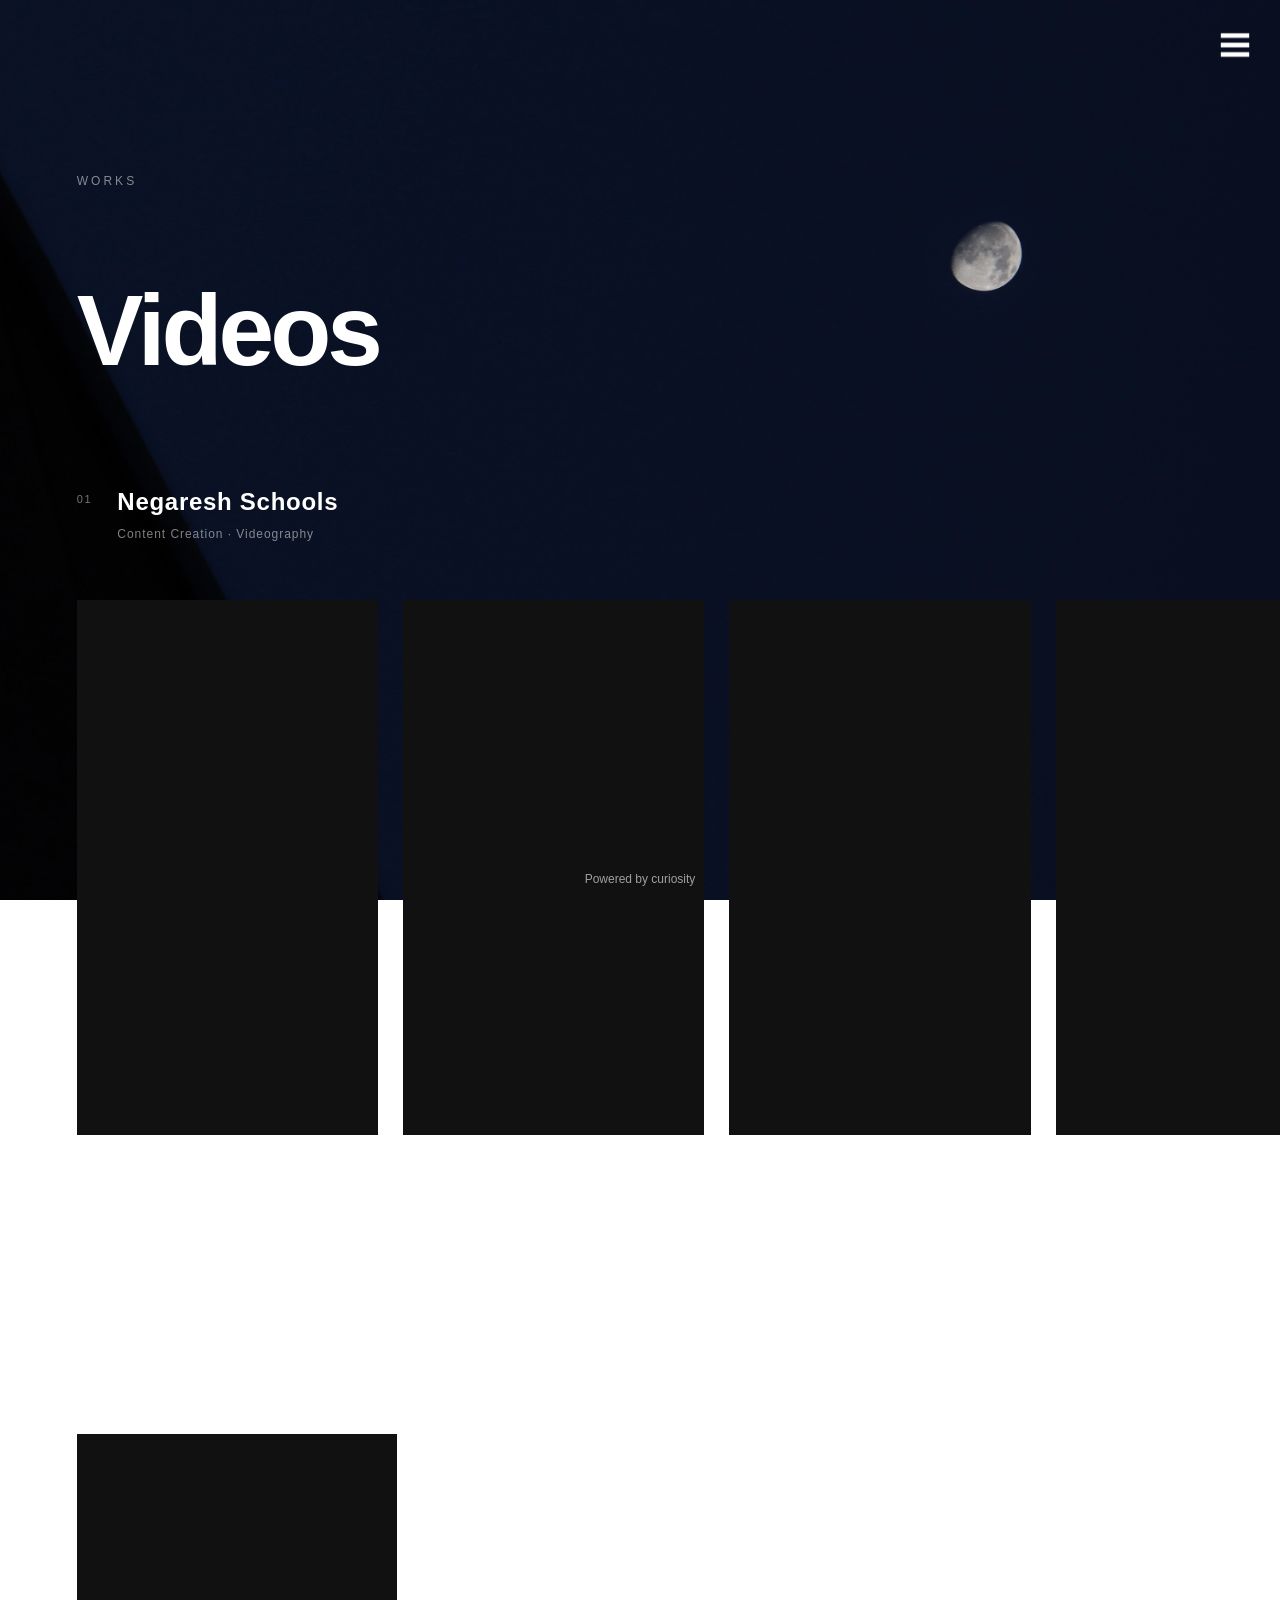
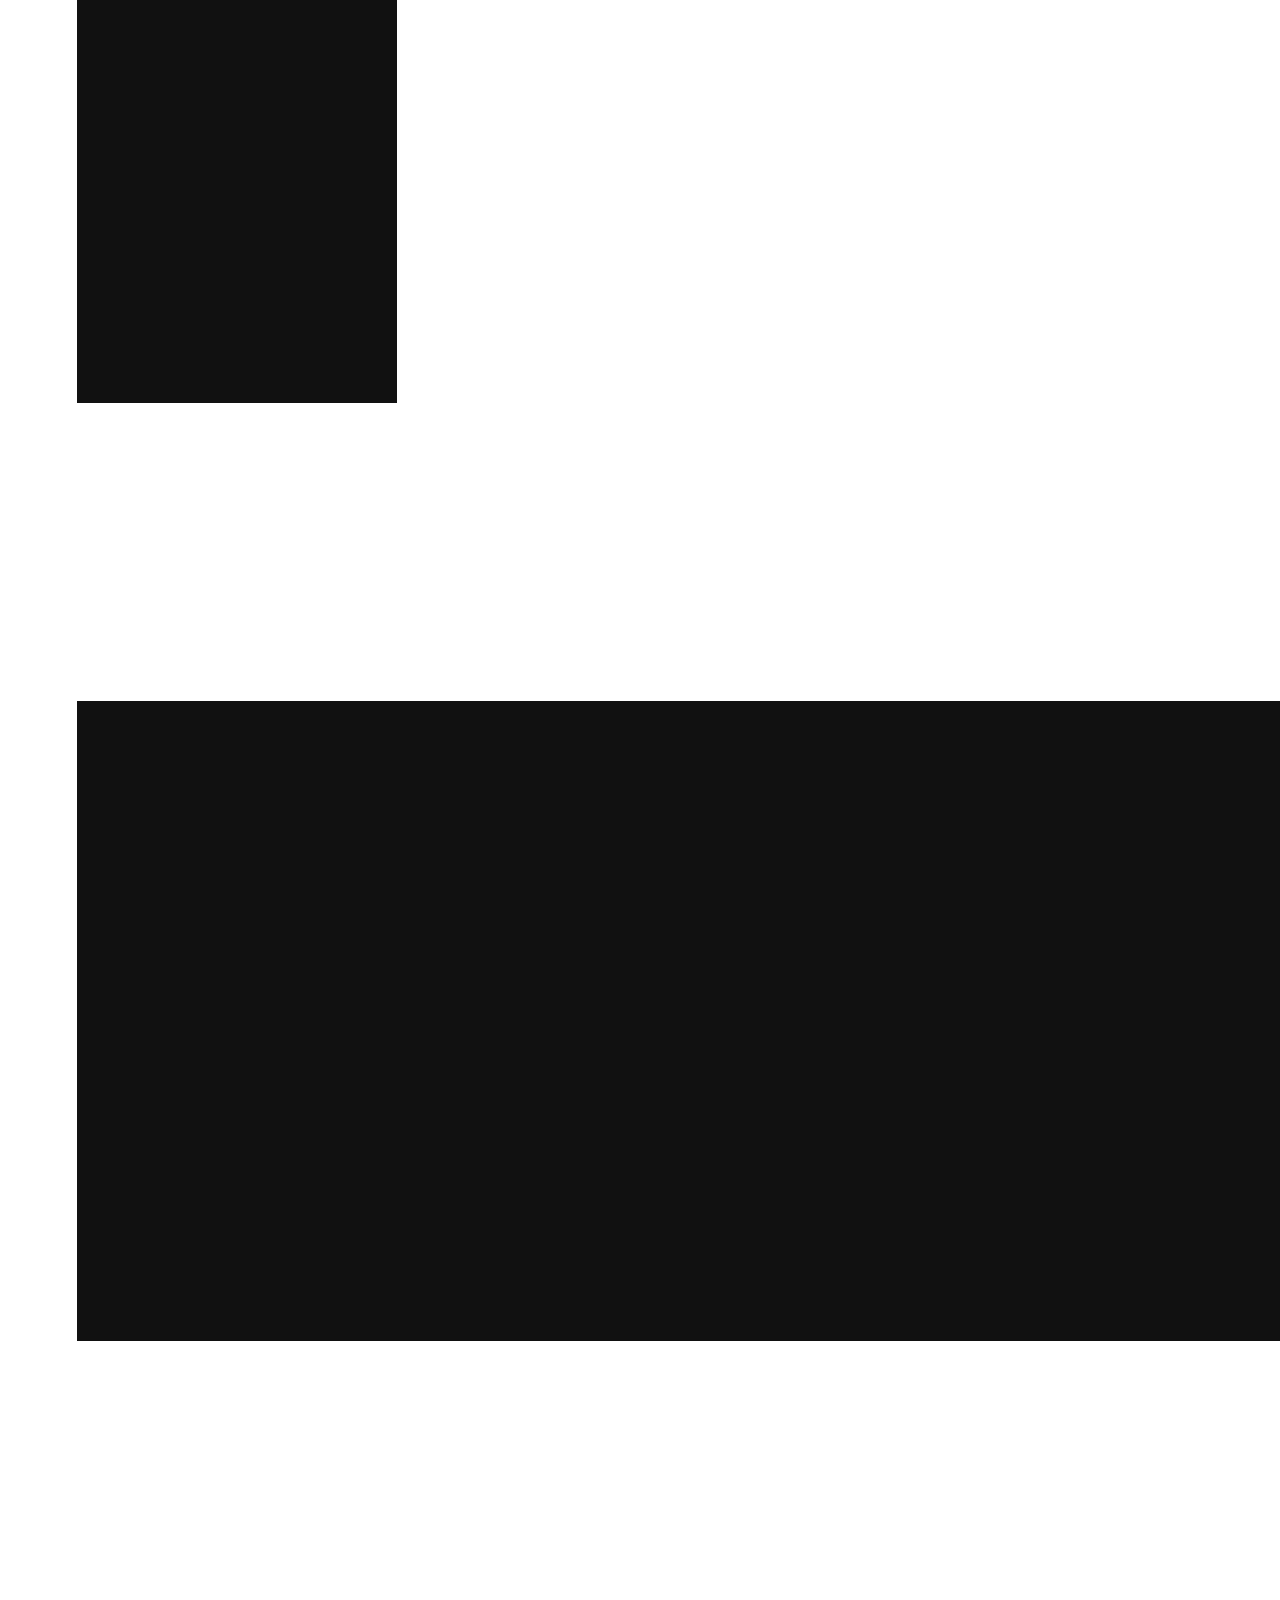
<file: works/videos/index.html>
<!DOCTYPE html>
<html lang="en">

<head>
    <meta charset="UTF-8">

    <!-- Responsive -->
    <meta
        name="viewport"
        content="width=device-width, initial-scale=1.0"
    >

    <title>Videos | Hermann Naser</title>

    <!-- SEO -->
    <meta
        name="description"
        content="Video portfolio of Hermann Naser, featuring videography and content creation projects for Negaresh Schools and ENDMOOD."
    >

    <meta
        name="keywords"
        content="Hermann Naser, video portfolio, videography, content creation, Negaresh Schools, ENDMOOD"
    >

    <meta
        name="author"
        content="Hermann Naser"
    >

    <meta
        name="robots"
        content="index, follow"
    >

    <meta
        name="googlebot"
        content="index, follow"
    >

    <!-- Canonical -->
    <link
        rel="canonical"
        href="https://hermannnaser.github.io/portfolio/works/videos/"
    >

    <!-- Open Graph -->
    <meta property="og:type" content="website">

    <meta
        property="og:title"
        content="Videos | Hermann Naser"
    >

    <meta
        property="og:description"
        content="Video portfolio of Hermann Naser."
    >

    <meta
        property="og:image"
        content="https://hermannnaser.github.io/portfolio/images/og-image.webp"
    >

    <meta
        property="og:url"
        content="https://hermannnaser.github.io/portfolio/works/videos/"
    >

    <meta
        property="og:site_name"
        content="Hermann Naser Portfolio"
    >

    <!-- Favicon -->
    <link
        rel="icon"
        href="../../favicon.ico"
        type="image/x-icon"
    >

    <!-- Main CSS -->
    <link
        rel="stylesheet"
        href="../../themes/default/css/style.css"
    >

    <!-- Works CSS -->
    <link
        rel="stylesheet"
        href="../../themes/default/css/works.css"
    >
</head>


<body>


<!-- =========================================
     HEADER / NAVIGATION
     ========================================= -->

<header class="site-header">

    <nav
        class="main-navigation"
        aria-label="Main Navigation"
    >

        <input
            type="checkbox"
            id="menu-toggle"
            class="menu-toggle"
            aria-label="Open navigation menu"
        >


        <label
            for="menu-toggle"
            class="menu-button"
        >

            <img
                src="../../themes/default/images/menu.png"
                alt="Open navigation menu"
                class="menu-icon menu-icon-normal"
            >

            <img
                src="../../themes/default/images/menu-hover.png"
                alt=""
                class="menu-icon menu-icon-hover"
                aria-hidden="true"
            >

        </label>


        <div class="menu-overlay"></div>


        <div class="navigation-menu">

            <ul>

                <li>
                    <a href="../../index.html">
                        Home
                    </a>
                </li>


                <li>
                    <a href="../../about/index.html">
                        About
                    </a>
                </li>


                <li class="has-submenu">

                    <input
                        type="checkbox"
                        id="works-toggle"
                        class="works-toggle"
                    >

                    <label
                        for="works-toggle"
                        class="works-label"
                    >
                        Works
                    </label>


                    <ul class="submenu">

                        <li>
                            <a href="../articles/index.html">
                                Articles
                            </a>
                        </li>

                        <li>
                            <a href="../designs/index.html">
                                Designs
                            </a>
                        </li>

                        <li>
                            <a href="../photos/index.html">
                                Photos
                            </a>
                        </li>

                        <li>
                            <a href="../videos/index.html">
                                Videos
                            </a>
                        </li>

                    </ul>

                </li>


                <li>
                    <a href="../../contact/index.html">
                        Contact
                    </a>
                </li>

            </ul>

        </div>

    </nav>

</header>


<!-- =========================================
     MAIN
     ========================================= -->

<main class="works-page videos-page">


    <!-- PAGE INTRO -->

    <section class="works-intro">

        <p class="works-label">
            WORKS
        </p>

        <h1>
            Videos
        </h1>

    </section>


    <!-- =====================================
         NE GARESH SCHOOLS
         ===================================== -->

    <section class="video-company">

        <div class="company-header">

            <span class="company-number">
                01
            </span>

            <div>

                <h2>
                    Negaresh Schools
                </h2>

                <p>
                    Content Creation · Videography
                </p>

            </div>

        </div>


        <div class="video-project-grid">


            <!-- Negaresh Schools -->

            <a
                href="negaresh-schools/index.html"
                class="video-project"
            >

                <div class="project-preview vertical">

                    <video
                        muted
                        autoplay
                        loop
                        playsinline
                        preload="metadata"
                    >

                        <source
                            src="../../media/videos/negaresh/negaresh-schools/01.mp4"
                            type="video/mp4"
                        >

                    </video>

                    <div class="project-overlay">

                        <span>
                            01
                        </span>

                        <strong>
                            ↗
                        </strong>

                    </div>

                </div>


                <div class="project-info">

                    <h3>
                        Negaresh Schools
                    </h3>

                    <span>
                        10 Videos
                    </span>

                </div>

            </a>


            <!-- Summer Camp Intro -->

            <a
                href="summer-camp-intro/index.html"
                class="video-project"
            >

                <div class="project-preview vertical">

                    <video
                        muted
                        autoplay
                        loop
                        playsinline
                        preload="metadata"
                    >

                        <source
                            src="../../media/videos/negaresh/summer-camp-intro/01.mp4"
                            type="video/mp4"
                        >

                    </video>

                    <div class="project-overlay">

                        <span>
                            02
                        </span>

                        <strong>
                            ↗
                        </strong>

                    </div>

                </div>


                <div class="project-info">

                    <h3>
                        Summer Camp Intro
                    </h3>

                    <span>
                        4 Videos
                    </span>

                </div>

            </a>


            <!-- Negaresh Summer Camp -->

            <a
                href="negaresh-summer-camp/index.html"
                class="video-project"
            >

                <div class="project-preview vertical">

                    <video
                        muted
                        autoplay
                        loop
                        playsinline
                        preload="metadata"
                    >

                        <source
                            src="../../media/videos/negaresh/negaresh-summer-camp/01.mp4"
                            type="video/mp4"
                        >

                    </video>

                    <div class="project-overlay">

                        <span>
                            03
                        </span>

                        <strong>
                            ↗
                        </strong>

                    </div>

                </div>


                <div class="project-info">

                    <h3>
                        Negaresh Summer Camp
                    </h3>

                    <span>
                        9 Videos
                    </span>

                </div>

            </a>


            <!-- Negaresh Family Camp -->

            <a
                href="negaresh-family-camp/index.html"
                class="video-project"
            >

                <div class="project-preview vertical">

                    <video
                        muted
                        autoplay
                        loop
                        playsinline
                        preload="metadata"
                    >

                        <source
                            src="../../media/videos/negaresh/negaresh-family-camp/01.mp4"
                            type="video/mp4"
                        >

                    </video>

                    <div class="project-overlay">

                        <span>
                            04
                        </span>

                        <strong>
                            ↗
                        </strong>

                    </div>

                </div>


                <div class="project-info">

                    <h3>
                        Negaresh Family Camp
                    </h3>

                    <span>
                        2 Videos
                    </span>

                </div>

            </a>

        </div>

    </section>


    <!-- =====================================
         ENDMOOD
         ===================================== -->

    <section class="video-company">

        <div class="company-header">

            <span class="company-number">
                02
            </span>

            <div>

                <h2>
                    ENDMOOD
                </h2>

                <p>
                    Content Creation · SEO
                </p>

            </div>

        </div>


        <a
            href="endmood/index.html"
            class="video-project endmood-project"
        >

            <div class="project-preview vertical">

                <video
                    muted
                    autoplay
                    loop
                    playsinline
                    preload="metadata"
                >

                    <source
                        src="../../media/videos/endmood/01.mp4"
                        type="video/mp4"
                    >

                </video>


                <div class="project-overlay">

                    <span>
                        05
                    </span>

                    <strong>
                        ↗
                    </strong>

                </div>

            </div>


            <div class="project-info">

                <h3>
                    ENDMOOD
                </h3>

                <span>
                    10 Videos
                </span>

            </div>

        </a>

    </section>
<!-- =====================================
     SHAMIS GALLERY
     ===================================== -->

<section class="video-company">

    <div class="company-header">

        <span class="company-number">
            03
        </span>

        <div>
            <h2>Shamis Gallery</h2>

            <p>Videography</p>
        </div>

    </div>

    <a
        href="shamis-gallery/index.html"
        class="video-project"
    >

        <div class="project-preview horizontal">

            <video
                muted
                autoplay
                loop
                playsinline
                preload="metadata"
            >
                <source
                    src="../../media/videos/shamis/open-state.mp4"
                    type="video/mp4"
                >
            </video>

            <div class="project-overlay">

                <span>
                    06
                </span>

                <strong>
                    ↗
                </strong>

            </div>

        </div>

        <div class="project-info">

            <h3>Shamis Gallery</h3>

            <span>1 Video</span>

        </div>

    </a>

</section>

</main>


<!-- =========================================
     FOOTER
     ========================================= -->

<footer class="site-footer">

    <p>
        Powered by curiosity
    </p>

</footer>


</body>

</html>
</file>
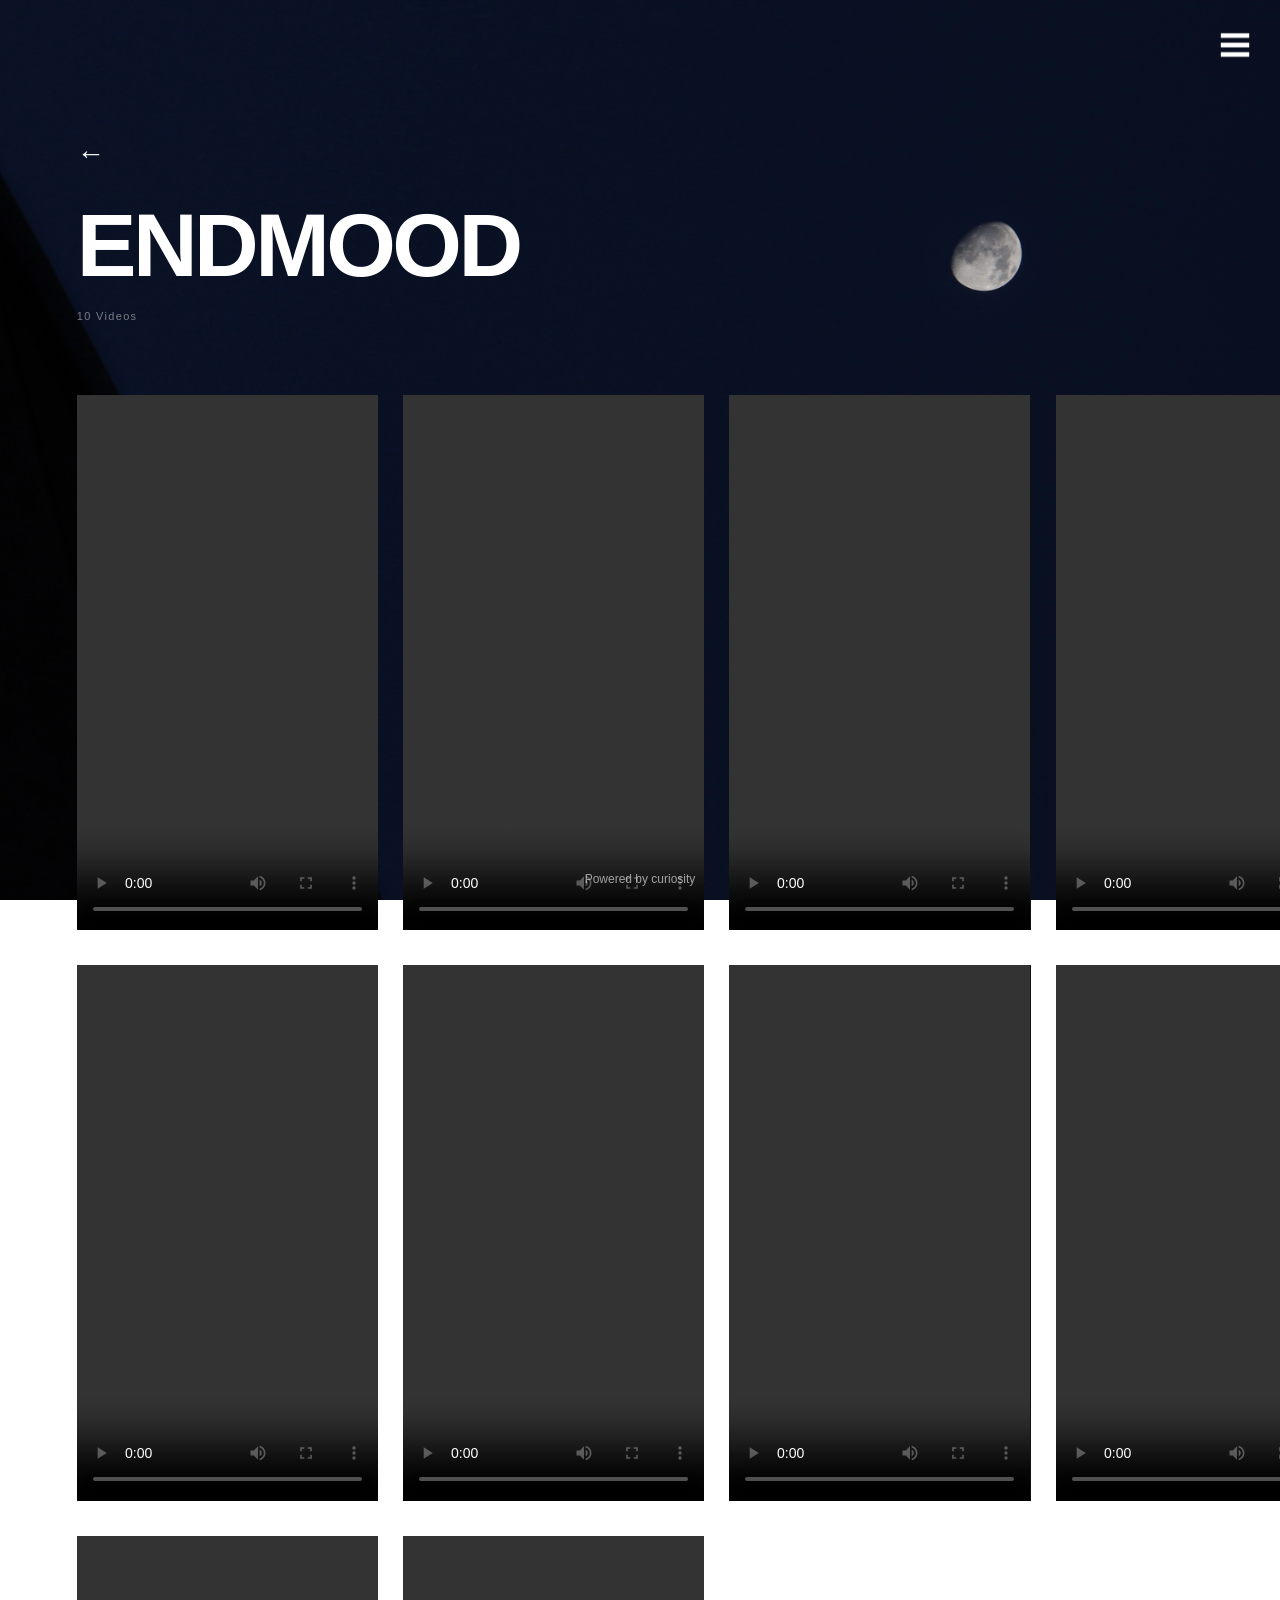
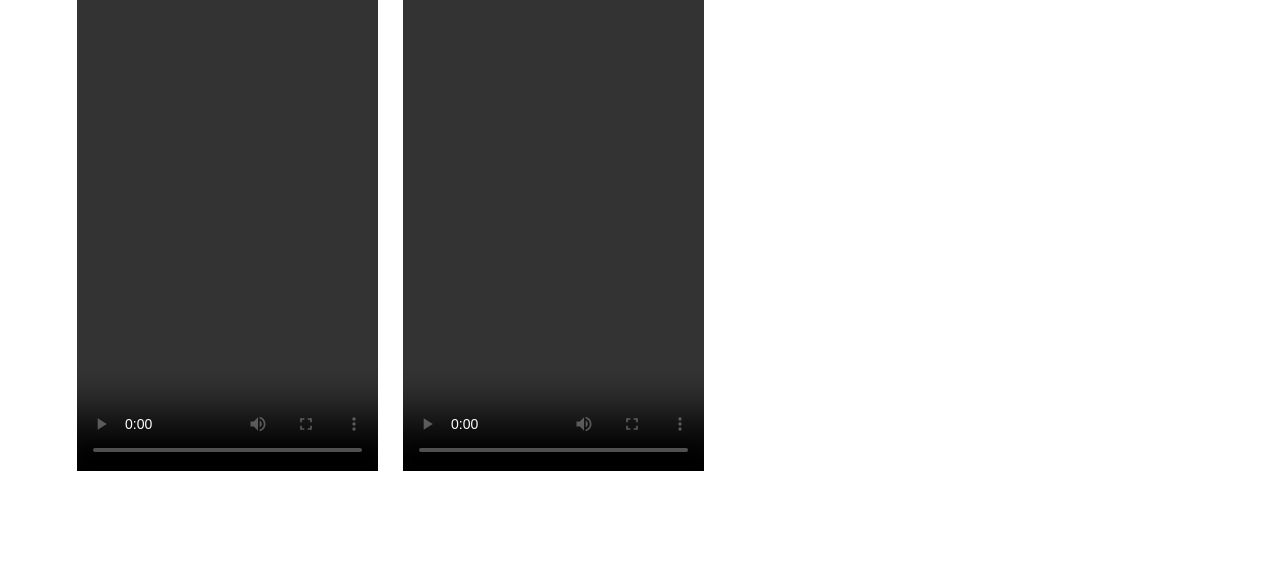
<file: works/videos/endmood/index.html>
<!DOCTYPE html>
<html lang="en">

<head>

    <meta charset="UTF-8">

    <meta
        name="viewport"
        content="width=device-width, initial-scale=1.0"
    >

    <title>ENDMOOD | Hermann Naser</title>

    <!-- SEO -->

    <meta
        name="description"
        content="ENDMOOD video projects by Hermann Naser."
    >

    <meta
        name="author"
        content="Hermann Naser"
    >

    <meta
        name="robots"
        content="index, follow"
    >

    <meta
        name="googlebot"
        content="index, follow"
    >

    <!-- Canonical -->

    <link
        rel="canonical"
        href="https://hermannnaser.github.io/portfolio/works/videos/endmood/"
    >

    <!-- Favicon -->

    <link
        rel="icon"
        href="../../../favicon.ico"
        type="image/x-icon"
    >

    <!-- CSS -->

    <link
        rel="stylesheet"
        href="../../../themes/default/css/style.css"
    >

    <link
        rel="stylesheet"
        href="../../../themes/default/css/works.css"
    >

</head>


<body>


<!-- =========================================
     HEADER / NAVIGATION
     ========================================= -->

<header class="site-header">

    <nav
        class="main-navigation"
        aria-label="Main Navigation"
    >

        <input
            type="checkbox"
            id="menu-toggle"
            class="menu-toggle"
            aria-label="Open navigation menu"
        >


        <label
            for="menu-toggle"
            class="menu-button"
        >

            <img
                src="../../../themes/default/images/menu.png"
                alt="Open navigation menu"
                class="menu-icon menu-icon-normal"
            >

            <img
                src="../../../themes/default/images/menu-hover.png"
                alt=""
                class="menu-icon menu-icon-hover"
                aria-hidden="true"
            >

        </label>


        <div class="menu-overlay"></div>


        <div class="navigation-menu">

            <ul>

                <li>
                    <a href="../../../index.html">
                        Home
                    </a>
                </li>


                <li>
                    <a href="../../../about/index.html">
                        About
                    </a>
                </li>


                <li class="has-submenu">

                    <input
                        type="checkbox"
                        id="works-toggle"
                        class="works-toggle"
                    >

                    <label
                        for="works-toggle"
                        class="works-label"
                    >
                        Works
                    </label>


                    <ul class="submenu">

                        <li>
                            <a href="../../articles/index.html">
                                Articles
                            </a>
                        </li>

                        <li>
                            <a href="../../designs/index.html">
                                Designs
                            </a>
                        </li>

                        <li>
                            <a href="../../photos/index.html">
                                Photos
                            </a>
                        </li>

                        <li>
                            <a href="../index.html">
                                Videos
                            </a>
                        </li>

                    </ul>

                </li>


                <li>
                    <a href="../../../contact/index.html">
                        Contact
                    </a>
                </li>

            </ul>

        </div>

    </nav>

</header>


<!-- =========================================
     MAIN
     ========================================= -->

<main class="works-page video-detail-page">


    <section class="video-detail-header">


        <!-- Back -->

        <a
            href="../index.html"
            class="video-back"
            aria-label="Back to videos"
        >
            ←
        </a>


        <!-- Title -->

        <h1>
            ENDMOOD
        </h1>


        <p class="video-count">
            10 Videos
        </p>


    </section>


    <!-- =====================================
         ENDMOOD VIDEOS
         ===================================== -->

    <section class="detail-video-grid">


        <div class="detail-video vertical">

            <video
                controls
                playsinline
                preload="metadata"
            >

                <source
                    src="../../../media/videos/endmood/01.mp4"
                    type="video/mp4"
                >

            </video>

        </div>


        <div class="detail-video vertical">

            <video
                controls
                playsinline
                preload="metadata"
            >

                <source
                    src="../../../media/videos/endmood/02.mp4"
                    type="video/mp4"
                >

            </video>

        </div>


        <div class="detail-video vertical">

            <video
                controls
                playsinline
                preload="metadata"
            >

                <source
                    src="../../../media/videos/endmood/03.mp4"
                    type="video/mp4"
                >

            </video>

        </div>


        <div class="detail-video vertical">

            <video
                controls
                playsinline
                preload="metadata"
            >

                <source
                    src="../../../media/videos/endmood/04.mp4"
                    type="video/mp4"
                >

            </video>

        </div>


        <div class="detail-video vertical">

            <video
                controls
                playsinline
                preload="metadata"
            >

                <source
                    src="../../../media/videos/endmood/05.mp4"
                    type="video/mp4"
                >

            </video>

        </div>


        <div class="detail-video vertical">

            <video
                controls
                playsinline
                preload="metadata"
            >

                <source
                    src="../../../media/videos/endmood/06.mp4"
                    type="video/mp4"
                >

            </video>

        </div>


        <div class="detail-video vertical">

            <video
                controls
                playsinline
                preload="metadata"
            >

                <source
                    src="../../../media/videos/endmood/07.mp4"
                    type="video/mp4"
                >

            </video>

        </div>


        <div class="detail-video vertical">

            <video
                controls
                playsinline
                preload="metadata"
            >

                <source
                    src="../../../media/videos/endmood/08.mp4"
                    type="video/mp4"
                >

            </video>

        </div>


        <div class="detail-video vertical">

            <video
                controls
                playsinline
                preload="metadata"
            >

                <source
                    src="../../../media/videos/endmood/09.mp4"
                    type="video/mp4"
                >

            </video>

        </div>


        <div class="detail-video vertical">

            <video
                controls
                playsinline
                preload="metadata"
            >

                <source
                    src="../../../media/videos/endmood/10.mp4"
                    type="video/mp4"
                >

            </video>

        </div>


    </section>

</main>


<!-- =========================================
     FOOTER
     ========================================= -->

<footer class="site-footer">

    <p>
        Powered by curiosity
    </p>

</footer>


</body>

</html>
</file>
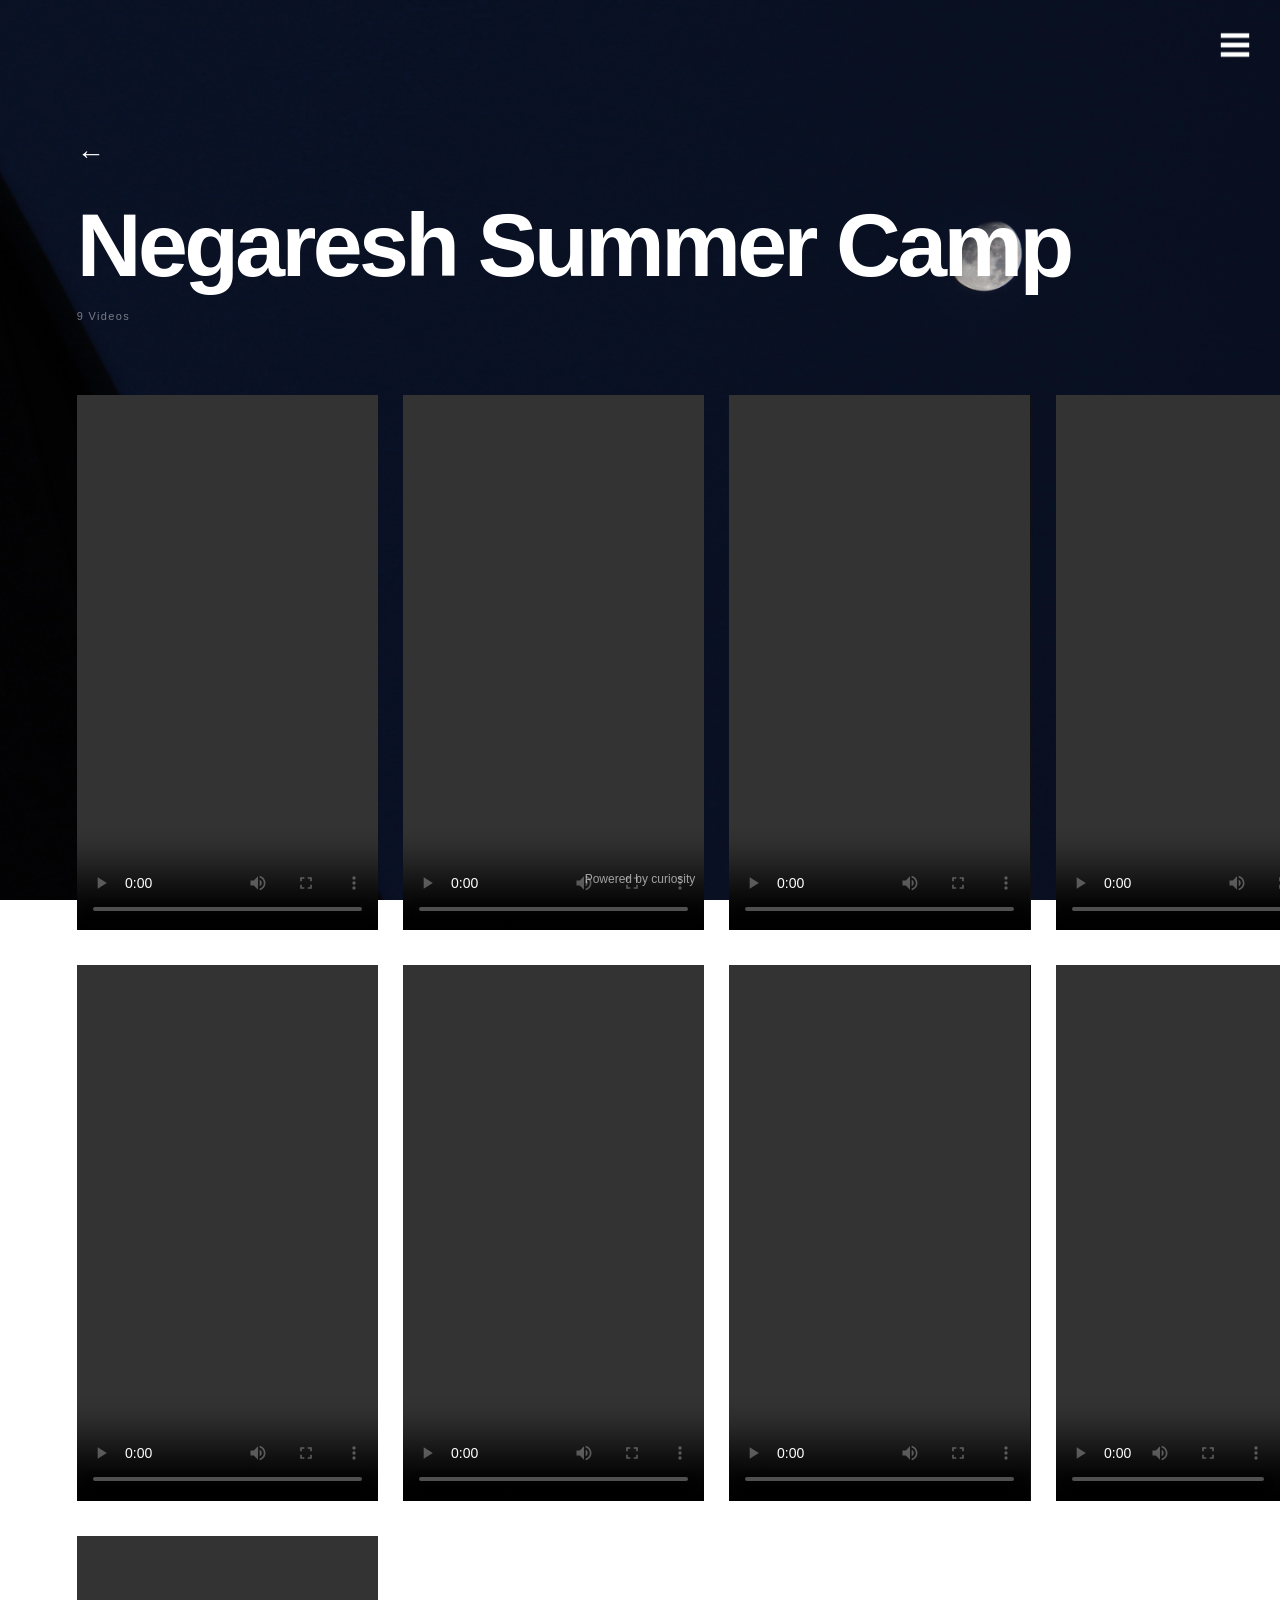
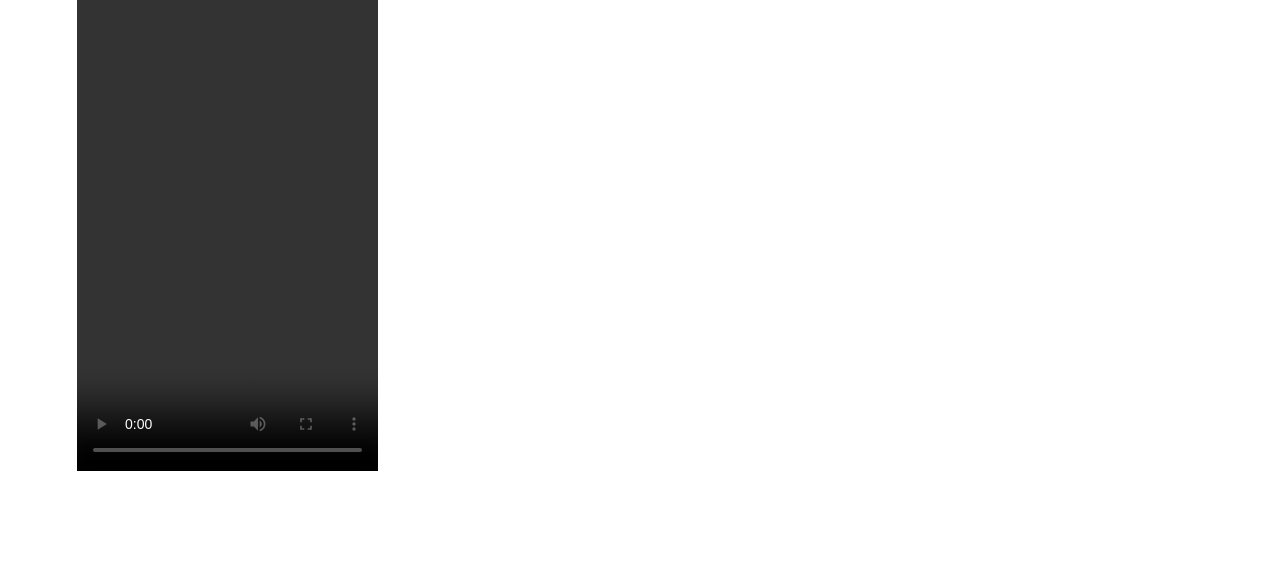
<file: works/videos/negaresh-summer-camp/index.html>
<!DOCTYPE html>
<html lang="en">

<head>

    <meta charset="UTF-8">

    <meta
        name="viewport"
        content="width=device-width, initial-scale=1.0"
    >

    <title>Negaresh Summer Camp | Hermann Naser</title>

    <meta
        name="description"
        content="Negaresh Summer Camp video projects by Hermann Naser."
    >

    <meta
        name="author"
        content="Hermann Naser"
    >

    <meta
        name="robots"
        content="index, follow"
    >

    <link
        rel="canonical"
        href="https://hermannnaser.github.io/portfolio/works/videos/negaresh-summer-camp/"
    >

    <link
        rel="icon"
        href="../../../favicon.ico"
        type="image/x-icon"
    >

    <link
        rel="stylesheet"
        href="../../../themes/default/css/style.css"
    >

    <link
        rel="stylesheet"
        href="../../../themes/default/css/works.css"
    >

</head>


<body>


<!-- HEADER -->

<header class="site-header">

    <nav
        class="main-navigation"
        aria-label="Main Navigation"
    >

        <input
            type="checkbox"
            id="menu-toggle"
            class="menu-toggle"
            aria-label="Open navigation menu"
        >

        <label
            for="menu-toggle"
            class="menu-button"
        >

            <img
                src="../../../themes/default/images/menu.png"
                alt="Open navigation menu"
                class="menu-icon menu-icon-normal"
            >

            <img
                src="../../../themes/default/images/menu-hover.png"
                alt=""
                class="menu-icon menu-icon-hover"
                aria-hidden="true"
            >

        </label>

        <div class="menu-overlay"></div>

        <div class="navigation-menu">

            <ul>

                <li>
                    <a href="../../../index.html">
                        Home
                    </a>
                </li>

                <li>
                    <a href="../../../about/index.html">
                        About
                    </a>
                </li>

                <li class="has-submenu">

                    <input
                        type="checkbox"
                        id="works-toggle"
                        class="works-toggle"
                    >

                    <label
                        for="works-toggle"
                        class="works-label"
                    >
                        Works
                    </label>

                    <ul class="submenu">

                        <li>
                            <a href="../../articles/index.html">
                                Articles
                            </a>
                        </li>

                        <li>
                            <a href="../../designs/index.html">
                                Designs
                            </a>
                        </li>

                        <li>
                            <a href="../../photos/index.html">
                                Photos
                            </a>
                        </li>

                        <li>
                            <a href="../index.html">
                                Videos
                            </a>
                        </li>

                    </ul>

                </li>

                <li>
                    <a href="../../../contact/index.html">
                        Contact
                    </a>
                </li>

            </ul>

        </div>

    </nav>

</header>


<!-- MAIN -->

<main class="works-page video-detail-page">

    <section class="video-detail-header">

        <a
            href="../index.html"
            class="video-back"
            aria-label="Back to videos"
        >
            ←
        </a>

        <h1>
            Negaresh Summer Camp
        </h1>

        <p class="video-count">
            9 Videos
        </p>

    </section>


    <section class="detail-video-grid">


        <div class="detail-video vertical">
            <video controls playsinline preload="metadata">
                <source
                    src="../../../media/videos/negaresh/negaresh-summer-camp/01.mp4"
                    type="video/mp4"
                >
            </video>
        </div>


        <div class="detail-video vertical">
            <video controls playsinline preload="metadata">
                <source
                    src="../../../media/videos/negaresh/negaresh-summer-camp/02.mp4"
                    type="video/mp4"
                >
            </video>
        </div>


        <div class="detail-video vertical">
            <video controls playsinline preload="metadata">
                <source
                    src="../../../media/videos/negaresh/negaresh-summer-camp/03.mp4"
                    type="video/mp4"
                >
            </video>
        </div>


        <div class="detail-video vertical">
            <video controls playsinline preload="metadata">
                <source
                    src="../../../media/videos/negaresh/negaresh-summer-camp/04.mp4"
                    type="video/mp4"
                >
            </video>
        </div>


        <div class="detail-video vertical">
            <video controls playsinline preload="metadata">
                <source
                    src="../../../media/videos/negaresh/negaresh-summer-camp/05.mp4"
                    type="video/mp4"
                >
            </video>
        </div>


        <div class="detail-video vertical">
            <video controls playsinline preload="metadata">
                <source
                    src="../../../media/videos/negaresh/negaresh-summer-camp/06.mp4"
                    type="video/mp4"
                >
            </video>
        </div>


        <div class="detail-video vertical">
            <video controls playsinline preload="metadata">
                <source
                    src="../../../media/videos/negaresh/negaresh-summer-camp/07.mp4"
                    type="video/mp4"
                >
            </video>
        </div>


        <div class="detail-video vertical">
            <video controls playsinline preload="metadata">
                <source
                    src="../../../media/videos/negaresh/negaresh-summer-camp/08.mp4"
                    type="video/mp4"
                >
            </video>
        </div>


        <div class="detail-video vertical">
            <video controls playsinline preload="metadata">
                <source
                    src="../../../media/videos/negaresh/negaresh-summer-camp/09.mp4"
                    type="video/mp4"
                >
            </video>
        </div>


    </section>

</main>


<footer class="site-footer">

    <p>
        Powered by curiosity
    </p>

</footer>


</body>

</html>
</file>
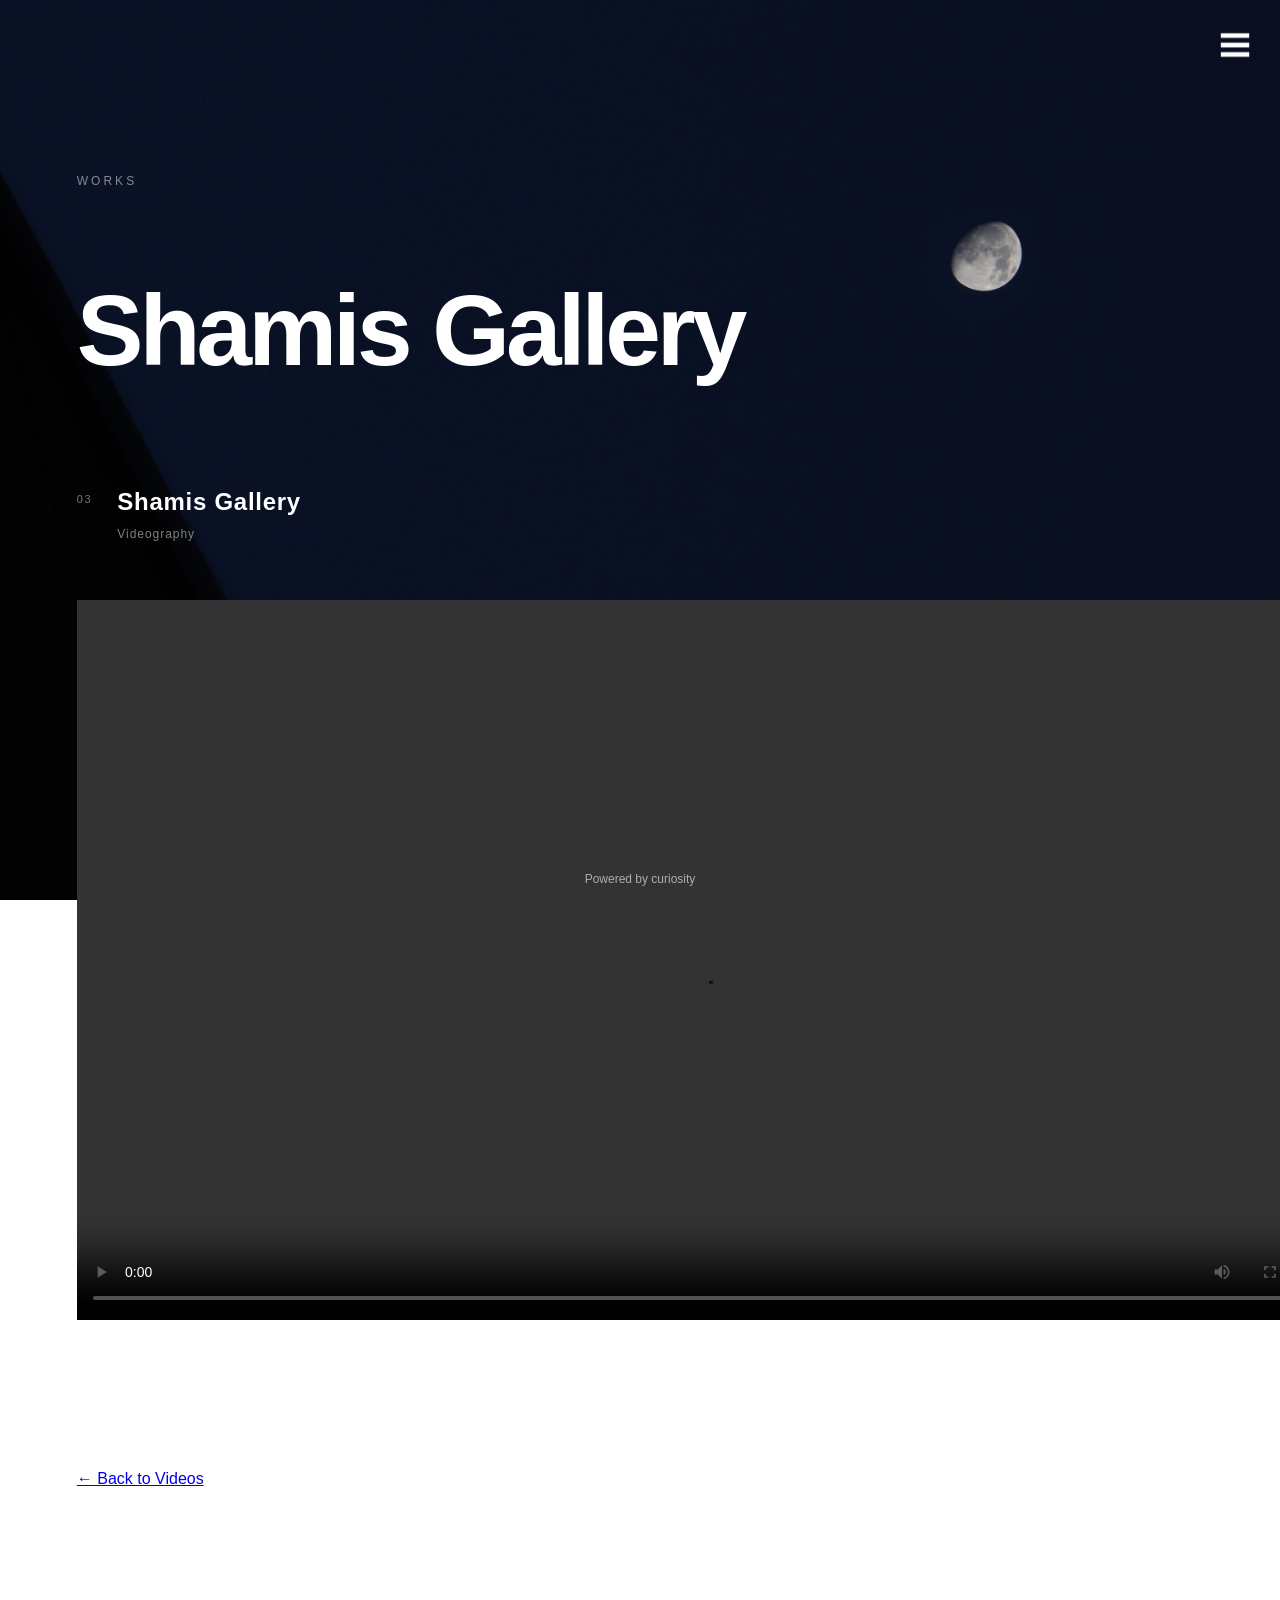
<file: works/videos/shamis-gallery/index.html>
<!DOCTYPE html>
<html lang="en">

<head>
    <meta charset="UTF-8">

    <meta
        name="viewport"
        content="width=device-width, initial-scale=1.0"
    >

    <title>Shamis Gallery | Hermann Naser</title>

    <meta
        name="description"
        content="Shamis Gallery videography project by Hermann Naser."
    >

    <meta name="author" content="Hermann Naser">

    <link
        rel="icon"
        href="../../../favicon.ico"
        type="image/x-icon"
    >

    <!-- Main CSS -->
    <link
        rel="stylesheet"
        href="../../../themes/default/css/style.css"
    >

    <!-- Works CSS -->
    <link
        rel="stylesheet"
        href="../../../themes/default/css/works.css"
    >

    <style>
        .shamis-video {
            width: 100%;
            aspect-ratio: 16 / 9;
            overflow: hidden;
            background: #000;
        }

        .shamis-video video {
            display: block;
            width: 100%;
            height: 100%;
            object-fit: contain;
        }
    </style>
</head>

<body>

    <!-- HEADER / NAVIGATION -->
    <header class="site-header">

        <nav
            class="main-navigation"
            aria-label="Main Navigation"
        >

            <input
                type="checkbox"
                id="menu-toggle"
                class="menu-toggle"
                aria-label="Open navigation menu"
            >

            <label
                for="menu-toggle"
                class="menu-button"
            >
                <img
                    src="../../../themes/default/images/menu.png"
                    alt="Open navigation menu"
                    class="menu-icon menu-icon-normal"
                >

                <img
                    src="../../../themes/default/images/menu-hover.png"
                    alt=""
                    class="menu-icon menu-icon-hover"
                    aria-hidden="true"
                >
            </label>

            <div class="menu-overlay"></div>

            <div class="navigation-menu">
                <ul>
                    <li>
                        <a href="../../../index.html">Home</a>
                    </li>

                    <li>
                        <a href="../../../about/index.html">About</a>
                    </li>

                    <li class="has-submenu">
                        <input
                            type="checkbox"
                            id="works-toggle"
                            class="works-toggle"
                        >

                        <label
                            for="works-toggle"
                            class="works-label"
                        >
                            Works
                        </label>

                        <ul class="submenu">
                            <li>
                                <a href="../../articles/index.html">
                                    Articles
                                </a>
                            </li>

                            <li>
                                <a href="../../designs/index.html">
                                    Designs
                                </a>
                            </li>

                            <li>
                                <a href="../../photos/index.html">
                                    Photos
                                </a>
                            </li>

                            <li>
                                <a href="../index.html">
                                    Videos
                                </a>
                            </li>
                        </ul>
                    </li>

                    <li>
                        <a href="../../../contact/index.html">
                            Contact
                        </a>
                    </li>
                </ul>
            </div>

        </nav>
    </header>

    <!-- MAIN CONTENT -->
    <main class="works-page videos-page">

        <section class="works-intro">
            <p class="works-label">WORKS</p>
            <h1>Shamis Gallery</h1>
        </section>

        <section class="video-company">

            <div class="company-header">
                <span class="company-number">03</span>

                <div>
                    <h2>Shamis Gallery</h2>
                    <p>Videography</p>
                </div>
            </div>

            <div class="shamis-video">
                <video
                    controls
                    playsinline
                    preload="metadata"
                >
                    <source
                        src="../../../media/videos/shamis/open-state.mp4"
                        type="video/mp4"
                    >
                </video>
            </div>

        </section>

        <p style="margin-top: 40px;">
            <a href="../index.html">
                ← Back to Videos
            </a>
        </p>

    </main>

    <!-- FOOTER -->
    <footer class="site-footer">
        <p>Powered by curiosity</p>
    </footer>

</body>
</html>
</file>
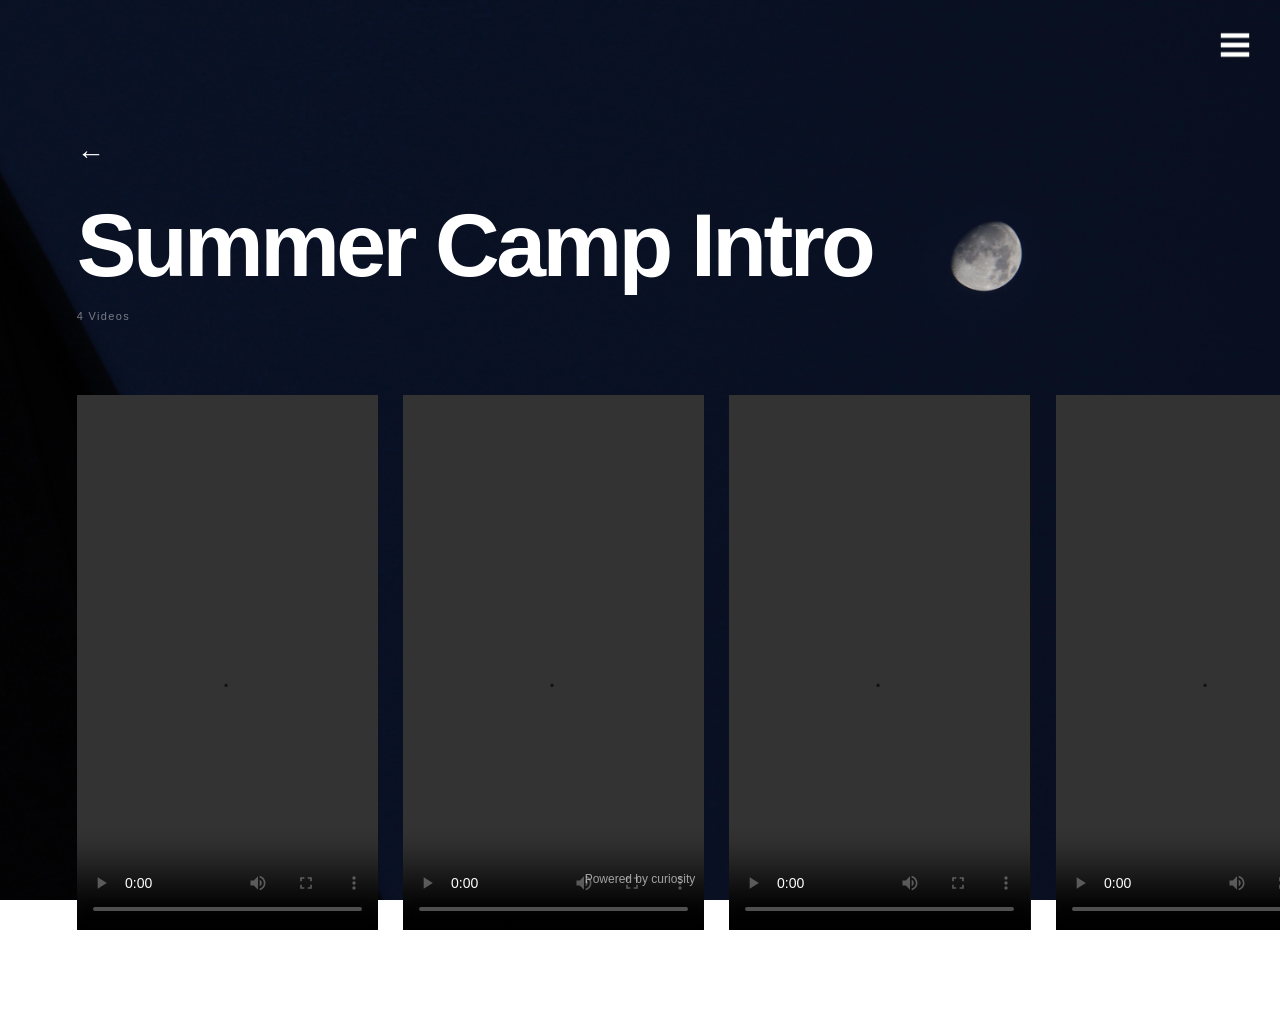
<file: works/videos/summer-camp-intro/index.html>
<!DOCTYPE html>
<html lang="en">

<head>

    <meta charset="UTF-8">

    <meta
        name="viewport"
        content="width=device-width, initial-scale=1.0"
    >

    <title>Summer Camp Intro | Hermann Naser</title>

    <meta
        name="description"
        content="Summer Camp Intro video projects by Hermann Naser."
    >

    <meta
        name="author"
        content="Hermann Naser"
    >

    <meta
        name="robots"
        content="index, follow"
    >

    <meta
        name="googlebot"
        content="index, follow"
    >

    <link
        rel="canonical"
        href="https://hermannnaser.github.io/portfolio/works/videos/summer-camp-intro/"
    >

    <link
        rel="icon"
        href="../../../favicon.ico"
        type="image/x-icon"
    >

    <link
        rel="stylesheet"
        href="../../../themes/default/css/style.css"
    >

    <link
        rel="stylesheet"
        href="../../../themes/default/css/works.css"
    >

</head>


<body>


<!-- HEADER -->

<header class="site-header">

    <nav
        class="main-navigation"
        aria-label="Main Navigation"
    >

        <input
            type="checkbox"
            id="menu-toggle"
            class="menu-toggle"
            aria-label="Open navigation menu"
        >

        <label
            for="menu-toggle"
            class="menu-button"
        >

            <img
                src="../../../themes/default/images/menu.png"
                alt="Open navigation menu"
                class="menu-icon menu-icon-normal"
            >

            <img
                src="../../../themes/default/images/menu-hover.png"
                alt=""
                class="menu-icon menu-icon-hover"
                aria-hidden="true"
            >

        </label>


        <div class="menu-overlay"></div>


        <div class="navigation-menu">

            <ul>

                <li>
                    <a href="../../../index.html">
                        Home
                    </a>
                </li>

                <li>
                    <a href="../../../about/index.html">
                        About
                    </a>
                </li>

                <li class="has-submenu">

                    <input
                        type="checkbox"
                        id="works-toggle"
                        class="works-toggle"
                    >

                    <label
                        for="works-toggle"
                        class="works-label"
                    >
                        Works
                    </label>

                    <ul class="submenu">

                        <li>
                            <a href="../../articles/index.html">
                                Articles
                            </a>
                        </li>

                        <li>
                            <a href="../../designs/index.html">
                                Designs
                            </a>
                        </li>

                        <li>
                            <a href="../../photos/index.html">
                                Photos
                            </a>
                        </li>

                        <li>
                            <a href="../index.html">
                                Videos
                            </a>
                        </li>

                    </ul>

                </li>

                <li>
                    <a href="../../../contact/index.html">
                        Contact
                    </a>
                </li>

            </ul>

        </div>

    </nav>

</header>


<!-- MAIN -->

<main class="works-page video-detail-page">

    <section class="video-detail-header">

        <a
            href="../index.html"
            class="video-back"
            aria-label="Back to videos"
        >
            ←
        </a>

        <h1>
            Summer Camp Intro
        </h1>

        <p class="video-count">
            4 Videos
        </p>

    </section>


    <section class="detail-video-grid">


        <div class="detail-video vertical">
            <video controls playsinline preload="metadata">
                <source
                    src="../../../media/videos/negaresh/summer-camp-intro/01.mp4"
                    type="video/mp4"
                >
            </video>
        </div>


        <div class="detail-video vertical">
            <video controls playsinline preload="metadata">
                <source
                    src="../../../media/videos/negaresh/summer-camp-intro/02.mp4"
                    type="video/mp4"
                >
            </video>
        </div>


        <div class="detail-video vertical">
            <video controls playsinline preload="metadata">
                <source
                    src="../../../media/videos/negaresh/summer-camp-intro/03.mp4"
                    type="video/mp4"
                >
            </video>
        </div>


        <div class="detail-video vertical">
            <video controls playsinline preload="metadata">
                <source
                    src="../../../media/videos/negaresh/summer-camp-intro/04.mp4"
                    type="video/mp4"
                >
            </video>
        </div>


    </section>

</main>


<footer class="site-footer">

    <p>
        Powered by curiosity
    </p>

</footer>


</body>

</html>
</file>
<file: themes/default/css/style.css>
```css
/* =========================================
   RESET
   ========================================= */

* {
    margin: 0;
    padding: 0;
    box-sizing: border-box;
}


/* =========================================
   HTML / BODY
   ========================================= */

html {
    scroll-behavior: smooth;
}

body {
    min-height: 100vh;

    margin: 0;

    font-family: Arial, Helvetica, sans-serif;

    color: #ffffff;
    background-color: #000000;
}

body {
    margin: 0;
    background: url("../images/bg-desktop.webp") no-repeat center center fixed;
    background-size: cover;
}

/* Mobile */
@media (max-width: 768px) {
    body {
        background-image: url("../images/bg-mobile.webp");
    }
}

/* =========================================
   HEADER
   ========================================= */

.site-header {
    position: fixed;

    top: 0;
    right: 0;

    width: 100%;

    z-index: 1000;
}


/* =========================================
   MAIN NAVIGATION
   ========================================= */

.main-navigation {
    position: relative;

    display: flex;
    justify-content: flex-end;
    align-items: flex-start;

    padding: 30px;
}


/* =========================================
   MAIN MENU TOGGLE
   ========================================= */

.menu-toggle {
    position: absolute;

    width: 1px;
    height: 1px;

    opacity: 0;

    pointer-events: none;
}


/* =========================================
   MENU BUTTON
   ========================================= */

.menu-button {
    position: relative;

    display: flex;
    align-items: center;
    justify-content: center;

    width: 30px;
    height: 30px;

    cursor: pointer;
}


/* ICONS */

.menu-icon {
    position: absolute;

    width: 100%;
    height: 100%;

    object-fit: contain;

    transition: opacity 0.25s ease;
}


/* NORMAL ICON */

.menu-icon-normal {
    opacity: 1;
}


/* HOVER ICON */

.menu-icon-hover {
    opacity: 0;
}


/* HOVER */

.menu-button:hover .menu-icon-normal {
    opacity: 0;
}

.menu-button:hover .menu-icon-hover {
    opacity: 1;
}


/* Keyboard accessibility */

.menu-button:focus-visible {
    outline: 2px solid #ffffff;

    outline-offset: 5px;
}


/* =========================================
   MAIN NAVIGATION MENU
   ========================================= */

.navigation-menu {
    position: absolute;
    top: 90px;
    right: 30px;

    min-width: 220px;

    padding: 25px;

    background-color: rgba(0, 0, 0, 0.90);

    opacity: 0;
    visibility: hidden;

    transform: translateY(-10px);

    transition:
        opacity 0.3s ease,
        visibility 0.3s ease,
        transform 0.3s ease;
}

.menu-overlay{
    position: fixed;
    top: 0;
    left: 0;
    width: 100%;
    height: 100%;

    background: rgba(0,0,0,.9);

    opacity: 0;
    visibility: hidden;

    pointer-events: none;

    transition: opacity .3s ease,
                visibility .3s ease;

    z-index: 998;
}

/* overlay menu */

.menu-toggle:checked ~ .menu-overlay{
    opacity: 1;
    visibility: visible;
    pointer-events: auto;
}

/* menu above overlay */

.navigation-menu {
    position: fixed;
    top: 90px;
    right: 30px;

    min-width: 220px;

    padding: 25px;

    background: transparent;

    opacity: 0;
    visibility: hidden;

    transform: translateY(-10px);

    transition:
        opacity .3s ease,
        visibility .3s ease,
        transform .3s ease;

    z-index: 999;
}

/* menu button above */

.menu-button{
    position: relative;
    z-index: 1000;
}

/* MAIN MENU OPEN*/

.menu-toggle:checked ~ .navigation-menu {
    opacity: 1;

    visibility: visible;

    transform: translateY(0);
}


/* =========================================
   NAVIGATION LIST
   ========================================= */

.navigation-menu ul {
    list-style: none;

    margin: 0;
    padding: 0;
}


/* MAIN LINKS */

.navigation-menu > ul > li > a {
    display: block;

    padding: 10px 0;

    color: #ffffff;

    text-decoration: none;

    font-size: 16px;

    line-height: 1.5;

    letter-spacing: 0.05em;

    transition: opacity 0.2s ease;
}


/* HOVER */

.navigation-menu > ul > li > a:hover {
    opacity: 0.6;
}


/* =========================================
   WORKS
   ========================================= */

.has-submenu {
    position: relative;
}


/* Works Checkbox */

.works-toggle {
    position: absolute;

    width: 1px;
    height: 1px;

    opacity: 0;

    pointer-events: none;
}


/*  Works Title */

.works-label {
    display: block;

    padding: 10px 0;

    color: #ffffff;

    font-size: 16px;

    line-height: 1.5;

    letter-spacing: 0.05em;

    cursor: pointer;

    transition: opacity 0.2s ease;
}


/* Works Hover */

.works-label:hover {
    opacity: 0.6;
}


/* =========================================
   WORKS SUBMENU - CLOSED
   ========================================= */

.submenu {
    max-height: 0;

    overflow: hidden;

    padding-left: 15px !important;

    opacity: 0;

    transition:
        max-height 0.35s ease,
        opacity 0.25s ease;
}


/* =========================================
   WORKS SUBMENU - OPEN
   ========================================= */

.works-toggle:checked ~ .submenu {
    max-height: 300px;

    opacity: 1;
}


/* =========================================
   SUBMENU LINKS
   ========================================= */

.submenu li a {
    display: block;

    padding: 7px 0;

    color: #ffffff;

    text-decoration: none;

    font-size: 14px;

    line-height: 1.5;

    opacity: 0.7;

    transition: opacity 0.2s ease;
}


/* HOVER SUBMENU */

.submenu li a:hover {
    opacity: 1;
}


/* =========================================
   HERO SECTION
   ========================================= */

.hero {
    position: relative;

    min-height: 100vh;

    display: flex;

    align-items: center;
    justify-content: center;

}
/* =========================================
   HERO CONTENT
   ========================================= */

.hero-content {
    width: min(90%, 1200px);

    padding: 40px;

    text-align: center;
}

.hero-label {
    margin-bottom: 15px;

    font-size: 14px;

    line-height: 1.5;

    letter-spacing: 0.25em;

    text-transform: uppercase;
}


/* NAME */

.hero h1 {
    margin-bottom: 25px;

    font-size: clamp(48px, 8vw, 110px);

    line-height: 0.95;

    font-weight: 700;
}


/* CAPTION */

.hero-description {
    font-size: clamp(14px, 1.5vw, 20px);

    line-height: 1.8;

    letter-spacing: 0.1em;
}


/* =========================================
   FOOTER
   ========================================= */

.site-footer {
    position: absolute;

    bottom: 20px;
    left: 0;

    width: 100%;

    text-align: center;

    font-size: 12px;

    line-height: 1.5;

    opacity: 0.6;
}


/* =========================================
   MOBILE
   ========================================= */

@media (max-width: 768px) {

    /* Navigation */

    .main-navigation {
        padding: 20px;
    }


    /* Menu button */

    .menu-button {
        width: 42px;
        height: 42px;
    }


    /* Navigation menu */

    .navigation-menu {
        top: 75px;

        right: 20px;

        min-width: 200px;

        padding: 20px;
    }


    /* =====================================
       MOBILE BACKGROUND
       ===================================== */

    .hero {
        background-image:
            linear-gradient(
                rgba(0, 0, 0, 0.15),
                rgba(0, 0, 0, 0.15)
            ),
            url("../../../images/home-mobile.jpg");

        background-position: center;

        background-size: cover;

        background-repeat: no-repeat;
    }


    /* Hero content */

    .hero-content {
        width: 90%;

        padding: 25px;
    }


    /* Hero title */

    .hero h1 {
        font-size: clamp(42px, 15vw, 75px);
    }


    /* Description */

    .hero-description {
        line-height: 1.8;
    }


    /* Footer */

    .site-footer {
        bottom: 15px;
    }

}


/* =========================================
   SMALL MOBILE
   ========================================= */

@media (max-width: 480px) {

    .main-navigation {
        padding: 15px;
    }


    .navigation-menu {
        top: 65px;

        right: 15px;

        min-width: 180px;
    }


    .hero-content {
        padding: 20px;
    }


    .hero-label {
        font-size: 11px;

        letter-spacing: 0.18em;
    }


    .hero-description {
        font-size: 12px;

        letter-spacing: 0.06em;
    }

}

```css
/* =========================================
   CONTACT PAGE
   ========================================= */

.contact-page {
    position: relative;

    min-height: 100vh;

    display: flex;
    align-items: center;
    justify-content: center;

    padding: 120px 30px 80px;
}


/* =========================================
   CONTACT CONTENT
   ========================================= */

.contact-content {
    width: min(90%, 900px);

    text-align: center;
}


/* =========================================
   CONTACT TITLE
   ========================================= */

.contact-content h1 {
    margin-bottom: 15px;

    font-size: clamp(48px, 8vw, 90px);

    line-height: 0.95;

    font-weight: 700;
}


/* =========================================
   CONTACT INTRO
   ========================================= */

.contact-intro {
    margin-bottom: 55px;

    font-size: clamp(14px, 1.5vw, 19px);

    line-height: 1.8;

    letter-spacing: 0.12em;
}


/* =========================================
   CONTACT ITEMS
   ========================================= */

.contact-item {
    display: flex;

    align-items: baseline;

    justify-content: center;

    gap: 25px;

    margin-bottom: 22px;
}


/* =========================================
   CONTACT LABEL
   ========================================= */

.contact-label {
    min-width: 90px;

    text-align: right;

    font-size: 13px;

    line-height: 1.5;

    letter-spacing: 0.15em;

    text-transform: uppercase;

    opacity: 0.55;
}


/* =========================================
   CONTACT LINKS
   ========================================= */

.contact-link {
    min-width: 280px;

    text-align: left;

    color: #ffffff;

    text-decoration: none;

    font-size: 16px;

    line-height: 1.5;

    letter-spacing: 0.04em;

    transition:
        opacity 0.2s ease,
        transform 0.2s ease;
}


/* =========================================
   CONTACT LINK HOVER
   ========================================= */

.contact-link:hover {
    opacity: 0.6;
}


/* =========================================
   MOBILE CONTACT
   ========================================= */

@media (max-width: 768px) {

    .contact-page {
        min-height: 100vh;

        padding: 110px 20px 70px;
    }


    .contact-content {
        width: 90%;
    }


    .contact-content h1 {
        font-size: clamp(45px, 14vw, 75px);

        margin-bottom: 15px;
    }


    .contact-intro {
        margin-bottom: 40px;

        font-size: 13px;

        letter-spacing: 0.08em;
    }


    .contact-item {
        flex-direction: column;

        align-items: center;

        gap: 5px;

        margin-bottom: 28px;
    }


    .contact-label {
        min-width: auto;

        text-align: center;

        font-size: 11px;

        letter-spacing: 0.18em;
    }


    .contact-link {
        min-width: auto;

        width: 100%;

        text-align: center;

        font-size: 14px;

        word-break: break-word;
    }

}
/* =========================================
   CONTACT - LAST ITEM / FOOTER
   ========================================= */

@media (max-width: 768px) {

    .contact-page {
        padding-bottom: 0;
    }

    .contact-item:last-child {
        margin-bottom: 0;
    }

    .site-footer {
        position: static;
        margin: 0;
        padding: 0;
        line-height: 1.5;
    }

}

/* =========================================
   SMALL MOBILE CONTACT
   ========================================= */

@media (max-width: 480px) {

    .contact-page {
        padding: 100px 15px 60px;
    }

    .contact-content {
        width: 95%;
    }

    .contact-intro {
        margin-bottom: 35px;
    }

    .contact-item {
        margin-bottom: 25px;
    }

    .contact-link {
        font-size: 13px;
    }

    .contact-item:last-child {
        margin-bottom: 0;
    }

    .site-footer {
        margin: 0;
        padding: 0;
    }
}


/* =========================================
   CONTACT FOOTER - DESKTOP
   ========================================= */

@media (min-width: 769px) {

    .site-footer {
        position: fixed;

        bottom: 0;
        left: 0;

        width: 100%;

        margin: 0;
        padding: 0;

        text-align: center;

        line-height: 1.5;
    }
}


/* =========================================
   CONTACT FOOTER - MOBILE
   ========================================= */

@media (max-width: 768px) {

    .site-footer {
        position: static;

        bottom: auto;
        left: auto;

        width: 100%;

        margin: 0;
        padding: 0;

        text-align: center;

        line-height: 1.5;
    }
}
</file>
<file: themes/default/css/about.css>
/* =========================================
   ABOUT PAGE
   ========================================= */

.about-page {
    width: 100%;
    min-height: 100vh;

    padding-top: 120px;
    padding-bottom: 100px;
}


/* =========================================
   ABOUT CONTAINER
   ========================================= */

.about-container {
    width: min(90%, 1000px);

    margin: 0 auto;
}


/* =========================================
   ABOUT INTRO
   ========================================= */

.about-intro {
    padding: 80px 0 120px;
}


.section-label {
    margin-bottom: 20px;

    font-size: 13px;

    line-height: 1.5;

    letter-spacing: 0.25em;

    text-transform: uppercase;

    opacity: 0.65;
}


.about-intro h1 {
    margin-bottom: 35px;

    font-size: clamp(48px, 8vw, 100px);

    line-height: 0.95;

    font-weight: 700;
}


.about-description {
    width: min(100%, 700px);

    min-height: 60px;

    font-size: 17px;

    line-height: 1.9;

    letter-spacing: 0.02em;

    opacity: 0.85;
}


/* =========================================
   GENERAL SECTION
   ========================================= */

.about-section {
    padding: 70px 0;
}


/* =========================================
   EXPERIENCE
   ========================================= */

.experience-list {
    display: flex;

    flex-direction: column;

    gap: 0;
}


.experience-item {
    position: relative;

    padding: 0 0 35px;

    margin-bottom: 35px;

    border-bottom: 1px solid rgba(255, 255, 255, 0.15);
}


.experience-item:last-child {
    margin-bottom: 0;
}


.experience-item h2 {
    margin-bottom: 8px;

    font-size: clamp(20px, 2.5vw, 28px);

    line-height: 1.3;

    font-weight: 600;
}


.experience-company {
    margin-bottom: 5px;

    font-size: 15px;

    letter-spacing: 0.05em;

    opacity: 0.85;
}


.experience-date {
    font-size: 13px;

    letter-spacing: 0.08em;

    opacity: 0.55;
}


.experience-note {
    margin-top: 8px;

    font-size: 12px;

    letter-spacing: 0.04em;

    opacity: 0.45;
}


/* =========================================
   SKILLS
   ========================================= */

.skills-list {
    display: flex;

    flex-direction: column;

    gap: 28px;
}


.skill-item {
    width: 100%;
}


.skill-header {
    display: flex;

    justify-content: space-between;

    align-items: center;

    gap: 20px;

    margin-bottom: 9px;
}


.skill-name {
    font-size: 14px;

    letter-spacing: 0.06em;
}


.skill-level {
    font-size: 11px;

    letter-spacing: 0.12em;

    text-transform: uppercase;

    opacity: 0.55;

    white-space: nowrap;
}


/* =========================================
   SKILL BAR
   ========================================= */

.skill-bar {
    position: relative;

    width: 100%;

    height: 2px;

    background: rgba(255, 255, 255, 0.18);

    overflow: hidden;
}


.skill-progress {
    display: block;

    height: 100%;

    background: #ffffff;

    transform-origin: left center;

    animation: skill-load 1s ease forwards;
}


/* LEVELS */

.skill-progress.advanced {
    width: 90%;
}


.skill-progress.intermediate {
    width: 70%;
}


.skill-progress.beginner {
    width: 45%;
}


/* =========================================
   SKILL ANIMATION
   ========================================= */

@keyframes skill-load {

    from {
        transform: scaleX(0);
    }

    to {
        transform: scaleX(1);
    }

}


/* =========================================
   EDUCATION
   ========================================= */

.education-list {
    display: flex;

    flex-direction: column;

    gap: 40px;
}


.education-item {
    padding-bottom: 35px;

    border-bottom: 1px solid rgba(255, 255, 255, 0.15);
}


.education-item:last-child {
    padding-bottom: 0;

    border-bottom: none;
}


.education-item h2 {
    margin-bottom: 8px;

    font-size: clamp(20px, 2.5vw, 28px);

    line-height: 1.3;

    font-weight: 600;
}


.education-degree {
    margin-bottom: 6px;

    font-size: 14px;

    letter-spacing: 0.05em;

    opacity: 0.85;
}


.education-school {
    margin-bottom: 6px;

    font-size: 14px;

    line-height: 1.6;

    opacity: 0.7;
}


.education-date {
    font-size: 13px;

    letter-spacing: 0.08em;

    opacity: 0.5;
}


/* =========================================
   MOBILE
   ========================================= */

@media (max-width: 768px) {

    .about-page {
        padding-top: 100px;

        padding-bottom: 80px;
    }


    .about-container {
        width: 88%;
    }


    .about-intro {
        padding: 60px 0 80px;
    }


    .about-intro h1 {
        font-size: clamp(44px, 14vw, 75px);

        margin-bottom: 25px;
    }


    .about-description {
        font-size: 15px;

        line-height: 1.8;
    }


    .about-section {
        padding: 50px 0;
    }


    .section-label {
        font-size: 11px;

        letter-spacing: 0.2em;
    }


    .experience-item h2,
    .education-item h2 {
        font-size: 21px;
    }


    .skill-name {
        font-size: 13px;
    }


    .skill-level {
        font-size: 10px;
    }


    .skills-list {
        gap: 25px;
    }

}


/* =========================================
   SMALL MOBILE
   ========================================= */

@media (max-width: 480px) {

    .about-page {
        padding-top: 85px;
    }


    .about-container {
        width: 86%;
    }


    .about-intro {
        padding: 45px 0 65px;
    }


    .about-section {
        padding: 40px 0;
    }


    .about-intro h1 {
        font-size: clamp(40px, 14vw, 65px);
    }


    .experience-item {
        padding-bottom: 28px;

        margin-bottom: 28px;
    }


    .experience-item h2,
    .education-item h2 {
        font-size: 19px;
    }


    .skill-header {
        gap: 10px;
    }


    .skill-name {
        font-size: 12px;
    }


    .skill-level {
        font-size: 9px;
    }


}
/* =========================================
   ABOUT FOOTER FIX
   ========================================= */

.about-page ~ .site-footer {
    position: relative;

    top: auto;
    right: auto;
    bottom: auto;
    left: auto;

    width: 100%;

    margin-top: 30px;
    padding: 30px 0;

    text-align: center;
}
/* =========================================
   COURSE LINKS
   ========================================= */

.course-link {
    color: #ffffff;
    text-decoration: none;
    transition: opacity 0.2s ease;
}

.course-link:hover {
    opacity: 0.6;
}
.experience-company a {
    color: inherit;
    text-decoration: none;
    transition: opacity 0.2s ease;
}

.experience-company a:hover {
    opacity: 0.7;
    text-decoration: underline;
}
</file>
<file: themes/default/css/works.css>
/* =========================================
   WORKS
   ========================================= */

.works-page {
    width: 100%;
    max-width: 1400px;

    margin: 0 auto;

    padding: 150px 6vw 100px;
}


/* =========================================
   PAGE INTRO
   ========================================= */

.works-intro {
    margin-bottom: 110px;
}

.works-label {
    margin-bottom: 15px;

    font-size: 12px;

    line-height: 1.5;

    letter-spacing: 0.25em;

    text-transform: uppercase;

    opacity: 0.5;
}

.works-intro h1 {
    font-size: clamp(50px, 8vw, 100px);

    line-height: 0.95;

    font-weight: 700;

    letter-spacing: -0.04em;
}


/* =========================================
   COMPANY
   ========================================= */

.video-company {
    margin-bottom: 150px;
}


/* =========================================
   COMPANY HEADER
   ========================================= */

.company-header {
    display: flex;

    align-items: flex-start;

    gap: 25px;

    margin-bottom: 45px;
}

.company-number {
    padding-top: 5px;

    font-size: 11px;

    letter-spacing: 0.15em;

    opacity: 0.45;
}

.company-header h2 {
    margin: 0;

    font-size: 24px;

    line-height: 1.2;

    font-weight: 600;

    letter-spacing: 0.03em;
}

.company-header p {
    margin-top: 8px;

    font-size: 12px;

    line-height: 1.5;

    letter-spacing: 0.08em;

    opacity: 0.5;
}


/* =========================================
   PROJECT GRID
   ========================================= */

.video-project-grid {
    display: grid;

    grid-template-columns:
        repeat(4, minmax(0, 1fr));

    gap: 45px 25px;
}


/* =========================================
   PROJECT
   ========================================= */

.video-project {
    display: block;

    color: #ffffff;

    text-decoration: none;

    cursor: pointer;
}


/* =========================================
   PROJECT PREVIEW
   ========================================= */

.project-preview {
    position: relative;

    width: 100%;

    overflow: hidden;

    background-color: #111111;
}

.project-preview.vertical {
    aspect-ratio: 9 / 16;
}


.project-preview video {
    display: block;

    width: 100%;
    height: 100%;

    object-fit: cover;

    transition:
        transform 0.5s ease;
}


/* =========================================
   HOVER
   ========================================= */

.video-project:hover
.project-preview video {
    transform: scale(1.04);
}


.project-overlay {
    position: absolute;

    inset: 0;

    display: flex;

    align-items: center;
    justify-content: center;

    background-color: rgba(0, 0, 0, 0.35);

    opacity: 0;

    transition:
        opacity 0.3s ease;
}


.video-project:hover
.project-overlay {
    opacity: 1;
}


.project-overlay span {
    position: absolute;

    top: 18px;
    left: 18px;

    font-size: 10px;

    letter-spacing: 0.15em;
}


.project-overlay strong {
    font-size: 30px;

    font-weight: 300;
}


/* =========================================
   PROJECT INFO
   ========================================= */

.project-info {
    display: flex;

    align-items: baseline;

    justify-content: space-between;

    gap: 15px;

    padding-top: 17px;
}

.project-info h3 {
    margin: 0;

    font-size: 14px;

    line-height: 1.4;

    font-weight: 400;

    letter-spacing: 0.02em;
}

.project-info span {
    flex-shrink: 0;

    font-size: 10px;

    line-height: 1.5;

    letter-spacing: 0.08em;

    opacity: 0.45;
}


/* =========================================
   ENDMOOD
   ========================================= */

.endmood-project {
    width: 25%;
}


/* =========================================
   MOBILE
   ========================================= */

@media (max-width: 768px) {

    .works-page {
        padding:
            110px
            20px
            70px;
    }


    .works-intro {
        margin-bottom: 80px;
    }


    .works-intro h1 {
        font-size:
            clamp(45px, 15vw, 75px);
    }


    .video-company {
        margin-bottom: 100px;
    }


    .company-header {
        gap: 15px;

        margin-bottom: 30px;
    }


    .company-number {
        font-size: 10px;
    }


    .company-header h2 {
        font-size: 19px;
    }


    .company-header p {
        font-size: 10px;
    }


    .video-project-grid {
        grid-template-columns:
            repeat(2, minmax(0, 1fr));

        gap: 35px 12px;
    }


    .project-info {
        display: block;

        padding-top: 12px;
    }


    .project-info h3 {
        font-size: 12px;
    }


    .project-info span {
        display: block;

        margin-top: 5px;

        font-size: 9px;
    }


    .endmood-project {
        width: 55%;
    }

}


/* =========================================
   SMALL MOBILE
   ========================================= */

@media (max-width: 480px) {

    .works-page {
        padding:
            100px
            15px
            60px;
    }


    .video-project-grid {
        gap: 28px 10px;
    }


    .company-header h2 {
        font-size: 17px;
    }


    .project-info h3 {
        font-size: 11px;
    }


    .endmood-project {
        width: 65%;
    }

}
/* =========================================
   VIDEO DETAIL
   ========================================= */

.video-detail-page {
    padding-top: 140px;
}


/* =========================================
   DETAIL HEADER
   ========================================= */

.video-detail-header {
    margin-bottom: 70px;
}


.video-back {
    display: inline-block;

    margin-bottom: 35px;

    color: #ffffff;

    text-decoration: none;

    font-size: 28px;

    line-height: 1;

    font-weight: 300;

    opacity: 1;

    transition: opacity 0.2s ease;
}


.video-back:hover {
    opacity: 0.55;
}


.video-detail-header h1 {
    margin: 0;

    font-size: clamp(45px, 7vw, 90px);

    line-height: 0.95;

    font-weight: 700;

    letter-spacing: -0.04em;
}


.video-count {
    margin-top: 20px;

    font-size: 11px;

    line-height: 1.5;

    letter-spacing: 0.12em;

    opacity: 0.45;
}


/* =========================================
   DETAIL VIDEO GRID
   ========================================= */

.detail-video-grid {
    display: grid;

    grid-template-columns:
        repeat(4, minmax(0, 1fr));

    gap: 35px 25px;

    align-items: start;
}


/* =========================================
   VIDEO
   ========================================= */

.detail-video {
    overflow: hidden;

    background-color: #111111;
}


.detail-video video {
    display: block;

    width: 100%;
    height: 100%;

    object-fit: cover;
}


/* =========================================
   VERTICAL
   ========================================= */

.detail-video.vertical {
    aspect-ratio: 9 / 16;
}


/* =========================================
   HORIZONTAL
   ========================================= */

.detail-video.horizontal {
    aspect-ratio: 16 / 9;

    grid-column: span 2;
}


/* =========================================
   MOBILE
   ========================================= */

@media (max-width: 768px) {

    .video-detail-page {
        padding-top: 110px;
    }


    .video-detail-header {
        margin-bottom: 50px;
    }


    .video-back {
        margin-bottom: 25px;

        font-size: 25px;
    }


    .video-detail-header h1 {
        font-size:
            clamp(40px, 13vw, 70px);
    }


    .detail-video-grid {
        grid-template-columns:
            repeat(2, minmax(0, 1fr));

        gap: 25px 12px;
    }


    .detail-video.horizontal {
        grid-column: span 2;
    }

}


/* =========================================
   SMALL MOBILE
   ========================================= */

@media (max-width: 480px) {

    .video-detail-page {
        padding-top: 100px;
    }


    .detail-video-grid {
        gap: 20px 10px;
    }

}
/* =========================================
   PHOTOGRAPHY
   ========================================= */

.photography-page {
    padding-bottom: 120px;
}


/* =========================================
   PHOTO CATEGORY
   ========================================= */

.photo-category {
    margin-bottom: 160px;
}


/* =========================================
   PHOTO CATEGORY HEADER
   ========================================= */

.photo-category-header {
    display: flex;

    align-items: flex-start;

    gap: 25px;

    margin-bottom: 45px;
}


.photo-category-number {
    padding-top: 5px;

    font-size: 11px;

    letter-spacing: 0.15em;

    opacity: 0.45;
}


.photo-category-header h2 {
    margin: 0;

    font-size: 24px;

    line-height: 1.2;

    font-weight: 600;

    letter-spacing: 0.03em;
}


.photo-category-header p {
    margin-top: 8px;

    font-size: 12px;

    line-height: 1.5;

    letter-spacing: 0.08em;

    opacity: 0.5;
}


/* =========================================
   PHOTO GRID
   ========================================= */

.photo-grid {
    columns: 4 250px;

    column-gap: 20px;
}


/* =========================================
   PHOTO ITEM
   ========================================= */

.photo-item {
    position: relative;

    display: block;

    width: 100%;

    margin-bottom: 20px;

    overflow: hidden;

    break-inside: avoid;

    background-color: #111111;

    color: #ffffff;

    text-decoration: none;
}


.photo-item img {
    display: block;

    width: 100%;

    height: auto;

    max-width: 100%;

    transition:
        transform 0.5s ease,
        opacity 0.5s ease;
}


/* =========================================
   PHOTO HOVER
   ========================================= */

.photo-item::after {
    content: "";

    position: absolute;

    inset: 0;

    background: rgba(0, 0, 0, 0.25);

    opacity: 0;

    transition:
        opacity 0.3s ease;
}


.photo-item:hover::after {
    opacity: 1;
}


.photo-item:hover img {
    transform: scale(1.025);
}


/* =========================================
   PHOTO NUMBER
   ========================================= */

.photo-number {
    position: absolute;

    z-index: 2;

    top: 15px;
    left: 15px;

    font-size: 9px;

    line-height: 1;

    letter-spacing: 0.15em;

    opacity: 0;

    transition:
        opacity 0.3s ease;
}


.photo-item:hover .photo-number {
    opacity: 0.8;
}


/* =========================================
   TABLET
   ========================================= */

@media (max-width: 1000px) {

    .photo-grid {
        columns: 3 220px;

        column-gap: 16px;
    }


    .photo-item {
        margin-bottom: 16px;
    }

}


/* =========================================
   MOBILE
   ========================================= */

@media (max-width: 768px) {

    .photography-page {
        padding-bottom: 80px;
    }


    .photo-category {
        margin-bottom: 100px;
    }


    .photo-category-header {
        gap: 15px;

        margin-bottom: 30px;
    }


    .photo-category-number {
        font-size: 10px;
    }


    .photo-category-header h2 {
        font-size: 19px;
    }


    .photo-category-header p {
        font-size: 10px;
    }


    .photo-grid {
        columns: 2;

        column-gap: 12px;
    }


    .photo-item {
        margin-bottom: 12px;
    }


    .photo-number {
        display: none;
    }

}


/* =========================================
   SMALL MOBILE
   ========================================= */

@media (max-width: 480px) {

    .photo-category {
        margin-bottom: 80px;
    }


    .photo-category-header {
        margin-bottom: 25px;
    }


    .photo-category-header h2 {
        font-size: 17px;
    }


    .photo-grid {
        columns: 2;

        column-gap: 8px;
    }


    .photo-item {
        margin-bottom: 8px;
    }

}
/* =========================================
   DESIGNS
   ========================================= */

.designs-page {
    padding-bottom: 150px;
}


/* =========================================
   DESIGN PROJECT
   ========================================= */

.design-project {
    margin-bottom: 180px;
}


/* =========================================
   DESIGN PROJECT HEADER
   ========================================= */

.design-project-header {
    display: flex;

    align-items: flex-start;

    gap: 25px;

    margin-bottom: 45px;
}


.design-project-number {
    padding-top: 5px;

    font-size: 11px;

    line-height: 1.5;

    letter-spacing: 0.15em;

    opacity: 0.45;
}


.design-project-header h2 {
    margin: 0;

    font-size: 16px;

    line-height: 1.2;

    font-weight: 500;

    letter-spacing: 0.03em;
}


.design-project-header p {
    margin-top: 8px;

    font-size: 12px;

    line-height: 1.5;

    letter-spacing: 0.08em;

    opacity: 0.5;
}


/* =========================================
   DESIGN PROJECT CONTENT
   ========================================= */

.design-project-content {
    display: grid;

    grid-template-columns:
        minmax(0, 1.65fr)
        minmax(280px, 0.75fr);

    gap: 70px;

    align-items: start;
}


/* =========================================
   DESIGN IMAGES
   ========================================= */

.design-project-images {
    display: grid;

    grid-template-columns:
        120px
        120px
        minmax(0, 1fr);

    grid-template-rows:
        auto
        auto;

    gap: 15px;

    align-items: start;
}


/* =========================================
   DESIGN IMAGE
   ========================================= */

.design-image {
    position: relative;

    display: block;

    width: 100%;

    overflow: hidden;

    background-color: #111111;

    color: #ffffff;

    text-decoration: none;
}


.design-image img {
    display: block;

    width: 100%;

    height: auto;

    max-width: 100%;

    object-fit: contain;

    transition:
        transform 0.5s ease,
        opacity 0.5s ease;
}


/* =========================================
   DESIGN IMAGE LAYOUT
   ========================================= */

/* Image 1 */

.design-project-images .design-image:nth-child(1) {
    grid-column: 1;

    grid-row: 1;

    align-self: start;
}


/* Image 2 */

.design-project-images .design-image:nth-child(2) {
    grid-column: 2;

    grid-row: 1;

    align-self: start;
}


/* Image 3 — Main Image */

.design-project-images .design-image:nth-child(3) {
    grid-column: 3;

    grid-row: 1 / 3;

    align-self: start;
}


/* Image 4 */

.design-project-images .design-image:nth-child(4) {
    grid-column: 1;

    grid-row: 2;

    align-self: start;
}


/* =========================================
   DESIGN IMAGE HOVER
   ========================================= */

.design-image::after {
    content: "";

    position: absolute;

    inset: 0;

    background: rgba(0, 0, 0, 0.2);

    opacity: 0;

    transition:
        opacity 0.3s ease;
}


.design-image:hover::after {
    opacity: 1;
}


.design-image:hover img {
    transform: scale(1.025);
}


/* =========================================
   DESIGN PROJECT INFO
   ========================================= */

.design-project-info {
    position: sticky;

    top: 140px;

    padding-top: 5px;
}


.design-category {
    display: block;

    margin-bottom: 22px;

    font-size: 10px;

    line-height: 1.5;

    letter-spacing: 0.15em;

    text-transform: uppercase;

    opacity: 0.45;
}


.design-project-info h3 {
    margin: 0 0 18px;

    font-size: 22px;

    line-height: 1.3;

    font-weight: 500;

    letter-spacing: 0.01em;
}


.design-project-info p {
    max-width: 400px;

    font-size: 13px;

    line-height: 1.9;

    letter-spacing: 0.03em;

    opacity: 0.6;
}


/* =========================================
   SINGLE DESIGN
   ========================================= */

.single-design {
    grid-template-columns:
        minmax(0, 1.65fr)
        minmax(280px, 0.75fr);
}


/* =========================================
   DESIGN COMPANY
   ========================================= */

.design-company {
    margin-top: 40px;
}


/* =========================================
   DESIGN COMPANY HEADER
   ========================================= */

.design-company-header {
    display: flex;

    align-items: flex-start;

    gap: 25px;

    margin-bottom: 35px;
}


.design-company-number {
    padding-top: 5px;

    font-size: 11px;

    line-height: 1.5;

    letter-spacing: 0.15em;

    opacity: 0.45;
}


.design-company-header h2 {
    margin: 0;

    font-size: 28px;

    line-height: 1.2;

    font-weight: 600;

    letter-spacing: 0.03em;
}


.design-company-header p {
    margin-top: 8px;

    font-size: 12px;

    line-height: 1.5;

    letter-spacing: 0.08em;

    opacity: 0.5;
}


/* =========================================
   DESIGN COMPANY DESCRIPTION
   ========================================= */

.design-company-description {
    max-width: 650px;

    margin:
        0
        0
        80px
        50px;

    font-size: 13px;

    line-height: 1.9;

    letter-spacing: 0.03em;

    opacity: 0.55;
}


/* =========================================
   ENDMOOD DESIGN
   ========================================= */

.endmood-design {
    display: grid;

    grid-template-columns:
        35px
        minmax(0, 1.4fr)
        minmax(280px, 0.75fr);

    gap: 35px;

    align-items: start;

    margin-bottom: 120px;
}


/* =========================================
   ENDMOOD NUMBER
   ========================================= */

.endmood-design-number {
    padding-top: 5px;

    font-size: 10px;

    line-height: 1.5;

    letter-spacing: 0.15em;

    opacity: 0.4;
}


/* =========================================
   ENDMOOD IMAGE
   ========================================= */

.endmood-image {
    position: relative;

    display: block;

    overflow: hidden;

    background-color: #111111;

    color: #ffffff;

    text-decoration: none;
}


.endmood-image img {
    display: block;

    width: 100%;

    height: auto;

    max-width: 100%;

    transition:
        transform 0.5s ease,
        opacity 0.5s ease;
}


.endmood-image::after {
    content: "";

    position: absolute;

    inset: 0;

    background: rgba(0, 0, 0, 0.2);

    opacity: 0;

    transition:
        opacity 0.3s ease;
}


.endmood-image:hover::after {
    opacity: 1;
}


.endmood-image:hover img {
    transform: scale(1.025);
}


/* =========================================
   ENDMOOD INFO
   ========================================= */

.endmood-info {
    padding-top: 5px;
}


.endmood-info > span {
    display: block;

    margin-bottom: 20px;

    font-size: 10px;

    line-height: 1.5;

    letter-spacing: 0.15em;

    text-transform: uppercase;

    opacity: 0.45;
}


.endmood-info h3 {
    margin: 0 0 18px;

    font-size: 20px;

    line-height: 1.3;

    font-weight: 500;

    letter-spacing: 0.01em;
}


.endmood-info p {
    max-width: 380px;

    font-size: 13px;

    line-height: 1.9;

    letter-spacing: 0.03em;

    opacity: 0.6;
}


/* =========================================
   TABLET
   ========================================= */

@media (max-width: 1000px) {

    .design-project-content {
        grid-template-columns:
            minmax(0, 1.5fr)
            minmax(230px, 0.75fr);

        gap: 45px;
    }


    .design-project-images {
        grid-template-columns:
            90px
            90px
            minmax(0, 1fr);

        gap: 12px;
    }


    .endmood-design {
        grid-template-columns:
            30px
            minmax(0, 1.4fr)
            minmax(230px, 0.75fr);

        gap: 25px;
    }

}


/* =========================================
   MOBILE
   ========================================= */

@media (max-width: 768px) {

    .designs-page {
        padding-bottom: 80px;
    }


    .design-project {
        margin-bottom: 110px;
    }


    .design-project-header {
        gap: 15px;

        margin-bottom: 30px;
    }


    .design-project-number {
        font-size: 10px;
    }


    .design-project-header h2 {
        font-size: 15px;
    }


    .design-project-header p {
        font-size: 10px;
    }


    /* =====================================
       PROJECT
       ===================================== */

    .design-project-content {
        display: block;
    }


    /* =====================================
       DESIGN IMAGES
       ===================================== */

    .design-project-images {
        grid-template-columns:
            1fr
            1fr;

        grid-template-rows: auto;

        gap: 10px;

        margin-bottom: 35px;
    }


    /* Reset desktop positioning */

    .design-project-images .design-image:nth-child(1),
    .design-project-images .design-image:nth-child(2),
    .design-project-images .design-image:nth-child(3),
    .design-project-images .design-image:nth-child(4) {
        grid-column: auto;

        grid-row: auto;
    }


    /* Main image */

    .design-project-images .design-image:nth-child(3) {
        grid-column: 1 / -1;

        order: 3;
    }


    /* Letterhead */

    .design-project-images .design-image:nth-child(4) {
        order: 4;
    }


    /* =====================================
       SINGLE IMAGE
       ===================================== */

    .single-design .design-image {
        margin-bottom: 35px;
    }


    /* =====================================
       INFO
       ===================================== */

    .design-project-info {
        position: static;

        padding-top: 0;
    }


    .design-category {
        margin-bottom: 14px;

        font-size: 9px;
    }


    .design-project-info h3 {
        margin-bottom: 12px;

        font-size: 17px;
    }


    .design-project-info p {
        max-width: 100%;

        font-size: 12px;

        line-height: 1.8;
    }


    /* =====================================
       DESIGN COMPANY
       ===================================== */

    .design-company {
        margin-top: 0;
    }


    .design-company-header {
        gap: 15px;

        margin-bottom: 25px;
    }


    .design-company-number {
        font-size: 10px;
    }


    .design-company-header h2 {
        font-size: 22px;
    }


    .design-company-header p {
        font-size: 10px;
    }


    .design-company-description {
        margin:
            0
            0
            55px
            25px;

        font-size: 12px;

        line-height: 1.8;
    }


    /* =====================================
       ENDMOOD ITEMS
       ===================================== */

    .endmood-design {
        display: block;

        margin-bottom: 80px;
    }


    .endmood-design-number {
        margin-bottom: 12px;

        padding-top: 0;

        font-size: 9px;
    }


    .endmood-image {
        margin-bottom: 30px;
    }


    .endmood-info {
        padding-top: 0;
    }


    .endmood-info > span {
        margin-bottom: 12px;

        font-size: 9px;
    }


    .endmood-info h3 {
        margin-bottom: 12px;

        font-size: 17px;
    }


    .endmood-info p {
        max-width: 100%;

        font-size: 12px;

        line-height: 1.8;
    }

}


/* =========================================
   SMALL MOBILE
   ========================================= */

@media (max-width: 480px) {

    .design-project {
        margin-bottom: 85px;
    }


    .design-project-header {
        margin-bottom: 25px;
    }


    .design-project-header h2 {
        font-size: 14px;
    }


    .design-project-images {
        gap: 7px;

        margin-bottom: 28px;
    }


    .design-project-info h3 {
        font-size: 15px;
    }


    .design-project-info p {
        font-size: 11px;
    }


    .design-company-header h2 {
        font-size: 20px;
    }


    .design-company-description {
        margin-left: 20px;

        font-size: 11px;
    }


    .endmood-design {
        margin-bottom: 65px;
    }


    .endmood-info h3 {
        font-size: 15px;
    }


    .endmood-info p {
        font-size: 11px;
    }

}
/* =========================================
   SMALLER SINGLE DESIGN IMAGES
   ========================================= */

.single-design .design-image {
    width: 50%;
}


/* =========================================
   MOBILE
   ========================================= */

@media (max-width: 768px) {

    .single-design .design-image {
        width: 100%;
    }

}
/* =========================================
   ARTICLES
   ========================================= */

.articles-page {
    padding-bottom: 150px;
}


/* =========================================
   ARTICLES LIST
   ========================================= */

.articles-list {
    width: 100%;
}


/* =========================================
   ARTICLE ITEM
   ========================================= */

.article-item {
    display: grid;

    grid-template-columns:
        35px
        minmax(0, 1fr);

    gap: 35px;

    align-items: start;

    margin-bottom: 130px;
}


/* =========================================
   ARTICLE NUMBER
   ========================================= */

.article-number {
    padding-top: 5px;

    font-size: 10px;

    line-height: 1.5;

    letter-spacing: 0.15em;

    opacity: 0.4;
}


/* =========================================
   ARTICLE CONTENT
   ========================================= */

.article-content {
    min-width: 0;
}


/* =========================================
   ARTICLE IMAGE
   ========================================= */

.article-image {
    position: relative;

    display: block;

    width: 75%;

    overflow: hidden;

    background-color: #111111;

    color: #ffffff;

    text-decoration: none;
}


.article-image img {
    display: block;

    width: 100%;

    height: auto;

    max-width: 100%;

    transition:
        transform 0.5s ease,
        opacity 0.5s ease;
}


/* =========================================
   ARTICLE IMAGE HOVER
   ========================================= */

.article-image::after {
    content: "";

    position: absolute;

    inset: 0;

    background: rgba(0, 0, 0, 0.2);

    opacity: 0;

    transition:
        opacity 0.3s ease;
}


.article-image:hover::after {
    opacity: 1;
}


.article-image:hover img {
    transform: scale(1.025);
}


/* =========================================
   ARTICLE INFO
   ========================================= */

.article-info {
    display: flex;

    align-items: baseline;

    justify-content: space-between;

    gap: 40px;

    padding-top: 20px;
}


/* =========================================
   ARTICLE TITLE
   ========================================= */

.article-info h2 {
    margin: 0;

    max-width: 800px;

    font-size: 20px;

    line-height: 1.35;

    font-weight: 500;

    letter-spacing: 0.01em;
}


/* =========================================
   READ MORE
   ========================================= */

.article-read-more {
    display: inline-flex;

    align-items: center;

    gap: 9px;

    flex-shrink: 0;

    color: #ffffff;

    text-decoration: none;

    font-size: 11px;

    line-height: 1.5;

    letter-spacing: 0.15em;

    transition:
        opacity 0.2s ease;
}


.article-read-more:hover {
    opacity: 0.5;
}


/* =========================================
   READ MORE ARROW
   ========================================= */

.article-read-more span {
    display: inline-block;

    font-size: 18px;

    line-height: 1;

    letter-spacing: 0;

    transition:
        transform 0.25s ease;
}


.article-read-more:hover span {
    transform: translateX(5px);
}


/* =========================================
   MOBILE
   ========================================= */

@media (max-width: 768px) {

    .articles-page {
        padding-bottom: 80px;
    }


    .article-item {
        grid-template-columns:
            25px
            minmax(0, 1fr);

        gap: 15px;

        margin-bottom: 80px;
    }


    .article-number {
        padding-top: 3px;

        font-size: 10px;
    }


    .article-info {
        display: block;

        padding-top: 15px;
    }


    .article-info h2 {
        margin-bottom: 14px;

        font-size: 16px;

        line-height: 1.4;
    }


    .article-read-more {
        font-size: 10px;
    }

}


/* =========================================
   SMALL MOBILE
   ========================================= */

@media (max-width: 480px) {

    .article-item {
        grid-template-columns:
            20px
            minmax(0, 1fr);

        gap: 10px;

        margin-bottom: 65px;
    }


    .article-number {
        font-size: 9px;
    }


    .article-info h2 {
        font-size: 15px;
    }


    .article-read-more {
        font-size: 9px;
    }


    .article-read-more span {
        font-size: 16px;
    }

}
</file>
